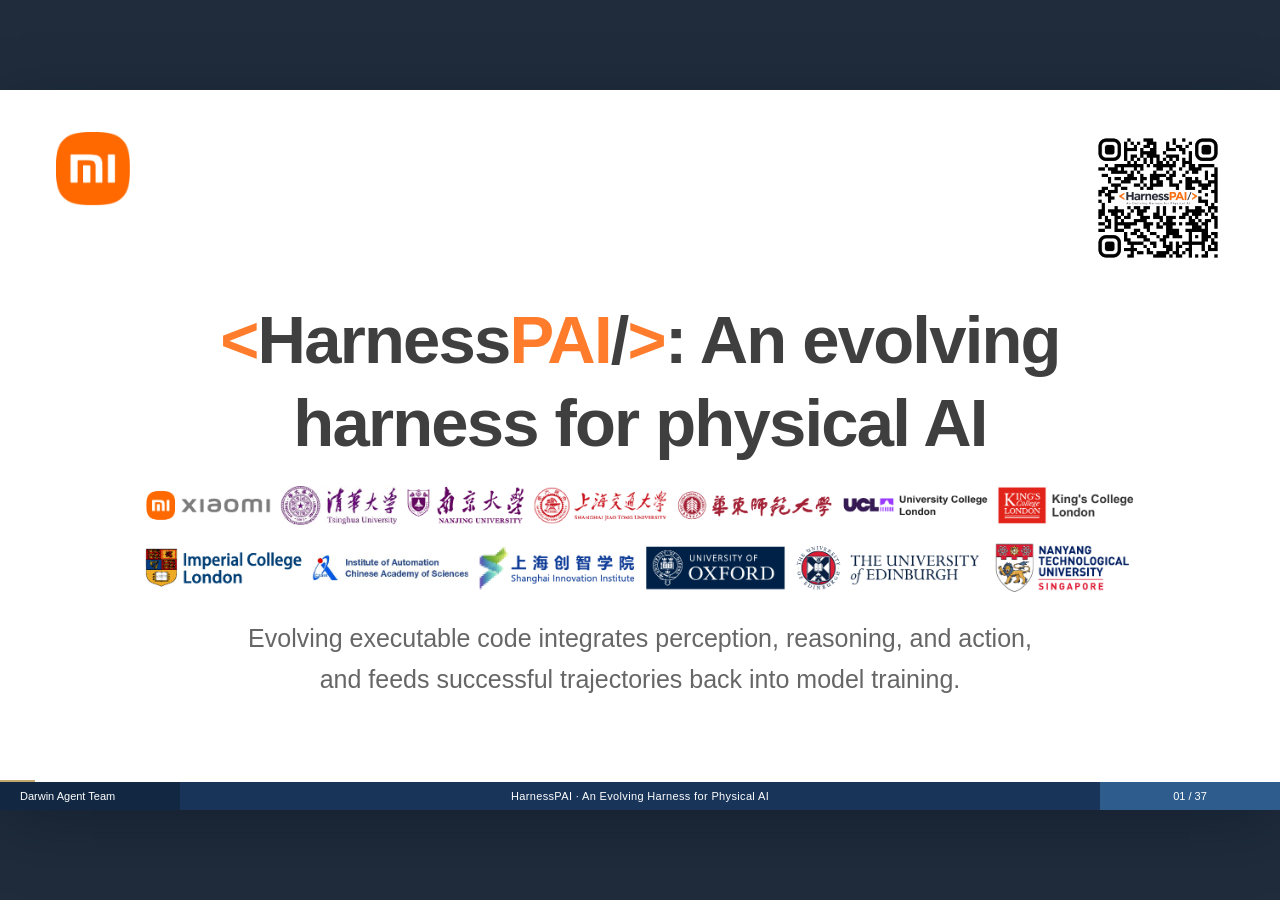
<file: index.html>
<!doctype html>
<html lang="en">
<head>
  <meta charset="utf-8">
  <meta name="viewport" content="width=device-width, initial-scale=1">
  <meta name="theme-color" content="#183459">
  <meta name="description" content="HarnessPAI: evolving executable code for physical AI, benchmark performance, and successful trajectories for VLA and WAM post-training.">
  <title>HarnessPAI · An Evolving Harness for Physical AI</title>
  <link rel="stylesheet" href="slides.css?v=20261022-12">
  <script src="slides.js?v=20261022-11" defer></script>
</head>
<body>
  <main class="stage" id="stage" aria-label="HarnessPAI research seminar">
    <div class="deck" id="deck">

      <section class="slide title-slide is-active" data-chapter="0" data-title="HarnessPAI: An Evolving Harness for Physical AI" data-source="Paper Abstract; §4.1–4.5 · Project homepage: https://darwin-agent.github.io/HarnessPAI/">
        <div class="slide-body">
          <div class="cover-branding"><img class="xiaomi-logo" src="media/xiaomi-logo.png" alt="Xiaomi"><a class="cover-homepage" href="https://darwin-agent.github.io/HarnessPAI/" target="_blank" rel="noopener noreferrer" aria-label="Open the HarnessPAI project homepage"><img src="media/project-homepage-qr.png" alt="QR code for the HarnessPAI project homepage"><span></span></a></div>
          <div class="cover-content"><h1><span class="cover-title-line"><span class="cover-accent">&lt;</span>Harness<span class="cover-accent">PAI</span>/<span class="cover-accent">&gt;</span>: An evolving</span><span class="cover-title-line">harness for physical AI</span></h1><img class="cover-affiliations" src="media/affiliation-logos.png" alt="Project affiliations: Xiaomi, Tsinghua University, Nanjing University, Shanghai Jiao Tong University, East China Normal University, University College London, King's College London, Imperial College London, Institute of Automation Chinese Academy of Sciences, Shanghai Innovation Institute, University of Oxford, University of Edinburgh, and Nanyang Technological University"><p class="cover-summary">Evolving executable code integrates perception, reasoning, and action,<br>and feeds successful trajectories back into model training.</p></div>
        </div>
        <aside class="speaker-note"><p>Start with a contradiction rather than a leaderboard: the robot can grasp and transport objects, yet changing a sentence or moving a plate can make the task fail. What is missing?</p><p>The talk moves from observed failures to the motivation for a harness, then explains why code and two timescales are useful. Section 4 evaluates both the execution framework and the model improvements obtained by feeding successful trajectories back into supervised fine-tuning. Allow about 40–45 minutes for the talk; the concluding slides summarize the takeaways and future directions, followed by a contact page.</p></aside>
      </section>

      <section class="slide research-slide agenda-slide" data-chapter="0" data-title="Background · Motivation · Method · Experiments" data-source="Talk structure"><div class="slide-body"><div class="agenda"><a href="#slide-3"><span class="agenda-number">01</span><div><h3>Background</h3><p>Physical AI, action models, and existing adaptation paradigms</p></div><span class="agenda-pages">03–05</span></a><a href="#slide-6"><span class="agenda-number">02</span><div><h3>Motivation</h3><p>Grounding failures, irreversible actions, and the case for code</p></div><span class="agenda-pages">06–11</span></a><a href="#slide-12"><span class="agenda-number">03</span><div><h3>Method</h3><p>Fixed execution, code evolution, repair memory, and trajectory feedback</p></div><span class="agenda-pages">12–20</span></a><a href="#slide-21"><span class="agenda-number">04</span><div><h3>Experiments</h3><p>Benchmark results, transfer, and stronger models from harness data</p></div><span class="agenda-pages">21–34</span></a></div></div><aside class="speaker-note"><p>The talk has four parts. Background introduces the action-model interface and current adaptation paradigms. Motivation gives the behavioral and physical reasons for a harness. Method separates execution, evolution, and learning from successful trajectories. Experiments evaluate each of these claims.</p></aside></section>

      <section class="slide research-slide " data-chapter="1" data-title="Physical AI: perception, reasoning, and action" data-source="HarnessPAI paper §1; §3.1; §4.1"><div class="slide-body"><p class="lead">An action model is a component of an embodied agent.</p><div class="research-triad"><div><span>Perception</span><h3>Ground the current scene</h3><p>Objects, target poses, and changes</p></div><div><span>Reasoning</span><h3>Interpret the task</h3><p>Referents, constraints, and stages</p></div><div><span>Action</span><h3>Execute physical behavior</h3><p>Motion and contact-rich control</p></div></div><table class="academic-table research-table"><thead><tr><th>Action backend</th><th>What it provides</th><th>What a complete system must organize</th></tr></thead><tbody><tr><td>VLA</td><td>Images + instruction → actions</td><td rowspan="2">Task decomposition, grounding,<br>execution checks, memory, and feedback</td></tr><tr><td>WAM</td><td>World evolution + action prediction</td></tr></tbody></table><p class="research-takeaway">HarnessPAI treats the action model as a primitive inside an executable system.</p></div><aside class="speaker-note"><p>Physical AI must perceive, understand and reason, and act. VLAs map observations and instructions to low-level actions. WAMs additionally model how the world evolves under actions.</p><p>A strong motor primitive does not by itself specify how task stages, grounding, checks, memory, and repair should be organized. The harness supplies that system organization. This does not imply that all action models lack vision or language understanding.</p></aside></section>

      <section class="slide research-slide " data-chapter="1" data-title="Standard benchmark success can hide robustness gaps" data-source="HarnessPAI paper Fig. 3; Table 4; §5.2.3 · paper/images/framework/motivation_1.pdf"><div class="slide-body"><figure class="research-figure standard-rollout"><img src="media/paper/motivation_1.svg" alt="Paper Fig. 3: successful approach, grasp, transport, and placement by a pure VLA in a standard LIBERO scene"></figure><div class="research-stats"><div><span>Standard LIBERO</span><strong>96.9%</strong><p>π₀.₅ across Spatial / Object / Goal</p></div><div><span>PRO · Swap</span><strong>39.7%</strong><p>Object positions change</p></div><div><span>PRO · Task</span><strong>30.1%</strong><p>Instruction and target change</p></div></div><p class="research-takeaway">Robust execution requires updating the task’s referents and geometry as conditions change.</p></div><aside class="speaker-note"><p>The original Fig. 3 shows π0.5 successfully executing an in-distribution LIBERO task. Its four stages establish that grasping and transport competence are useful.</p><p>The displayed aggregate values are the authors’ evaluations: standard LIBERO 96.9%, LIBERO-PRO Swap 39.7%, and Task 30.1%, averaged across the three suites. A controlled scene or instruction perturbation creates a large performance gap. These behavioral results do not identify a causal training mechanism.</p></aside></section>

      <section class="slide research-slide " data-chapter="1" data-title="Post-training, code as policy, and VLA harnesses" data-source="HarnessPAI paper §2; Fig. 2 · paper/images/framework/categories.pdf"><div class="slide-body"><figure class="research-figure paradigm-figure"><img src="media/paper/categories.svg" alt="Paper Fig. 2 compares post-training, code-as-policy, VLA harnesses, and HarnessPAI"></figure><div class="research-comparison"><p><strong>Post-training</strong><br>Adapt model weights with trajectories or rewards</p><p><strong>Code as policy</strong><br>Execute programs built around environment APIs</p><p><strong>VLA harness</strong><br>Organize a frozen model through an agent and memory</p></div><p class="research-takeaway">HarnessPAI retains learned action primitives and evolves the executable code around them.</p></div><aside class="speaker-note"><p>This is a conceptual comparison of adaptation paradigms, not an experimental ablation. Post-training updates weights; code-as-policy emphasizes executable programs and APIs; VLA harnesses organize a frozen model with memory and planning.</p><p>HarnessPAI compiles perception, reasoning, action-model invocation, and checks into reusable programs, then revises those programs from execution feedback. Expert-video graph initialization, illustrated in the figure, is optional.</p></aside></section>

      <section class="slide research-slide motivation-video-slide" data-chapter="2" data-title="Language shift: “not between” changes the target" data-source="Paper §3.1 / Fig. 4; homepage code/assets/videos/motivation-language.mp4"><div class="slide-body"><div class="research-split motivation-video-split"><figure class="motivation-video"><div class="comparison-labels"><span>Pure VLA · wrong bowl</span><span>HarnessPAI · correct bowl</span></div><video controls autoplay loop playsinline muted preload="auto" poster="media/motivation-language-outcomes.webp" aria-label="Negated instruction: pure VLA selects the wrong bowl on the left; HarnessPAI selects the correct bowl on the right"><source src="media/motivation-language.mp4" type="video/mp4"></video></figure><div class="research-explanation"><blockquote>Pick up the black bowl<br><mark>not between</mark><br>the plate and the ramekin.</blockquote><ul class="research-list"><li>The negation changes the intended bowl.</li><li>The VLA still grasps the original target.</li><li>HarnessPAI re-grounds the referent before acting.</li></ul></div></div></div><aside class="speaker-note"><p>Press V to play or pause. This is the homepage’s negated-instruction comparison: pure VLA episode 6 on the left and HarnessPAI episode 9 on the right, both at 2× source playback. The complete 15-second comparison preserves the original labels and rollouts.</p><p>The paired episodes have different initial arrangements; they are selected behavioral examples, not an identical-initial-state experiment or an estimate of success rates. The word not changes the referent without changing the basic grasping task.</p><p>The paper’s Fig. 4 also includes a masking intervention. This video shows the unmasked rollouts, so no masking result is inferred from the video. The examples do not establish training-induced degradation of vision or language, or a unique cause of the instruction-following failure.</p></aside></section>

      <section class="slide research-slide motivation-video-slide" data-chapter="2" data-title="Scene shift: placement must follow the plate’s new location" data-source="Paper §3.1 / Fig. 5; homepage code/assets/videos/motivation-visual-swap.mp4"><div class="slide-body"><div class="research-split motivation-video-split"><figure class="motivation-video"><div class="comparison-labels"><span>Pure VLA · placement failure</span><span>HarnessPAI · relocated goal</span></div><video controls autoplay loop playsinline muted preload="auto" poster="media/motivation-visual-swap-outcomes.webp" aria-label="Swapped layout: pure VLA moves to the old plate location and fails on the left; HarnessPAI places the bowl at the new plate location on the right"><source src="media/motivation-visual-swap.mp4" type="video/mp4"></video></figure><div class="research-explanation"><h3>Same instruction.<br>Changed geometry.</h3><ul class="research-list"><li>The plate and a distractor bowl exchange positions.</li><li>The VLA grasps and transports the target bowl.</li><li>Placement still targets the plate’s old location.</li></ul><p class="research-key">Keep the motor skill;<br>update where it should act.</p></div></div></div><aside class="speaker-note"><p>Press V to play or pause. The homepage clip shows the instruction: pick up the black bowl next to the ramekin and place it on the plate. The complete 15-second side-by-side clip runs at 2× source playback.</p><p>This video exchanges a plate and distractor bowl, while the paper’s Fig. 5 exchanges a plate and ramekin. Both illustrate placement that fails to re-anchor to the changed scene, but they are different rollouts. Exact initial-state equality across the video pair is unverified; HarnessPAI’s source masking is retained.</p><p>Grasping and transport still occur. The failure is stale placement geometry, not failure to grasp the target. Do not infer quantitative success rates, execution-speed superiority, or a unique causal training mechanism from this selected pair.</p></aside></section>

      <section class="slide research-slide " data-chapter="2" data-title="Fine manipulation: reaching the button is not pressing it" data-source="HarnessPAI paper §3.1; Fig. 6 · paper/images/framework/motivation_4.pdf"><div class="slide-body"><figure class="research-figure precision-figure"><img src="media/paper/motivation_4.svg" alt="Paper Fig. 6: microwave-button trials of a WAM and successful HarnessPAI executions"></figure><div class="research-comparison two"><p><strong>Observed failure</strong><br>The WAM reaches the microwave but does not complete the press.</p><p><strong>Harness response</strong><br>Ground the small target, align the action, and verify the resulting state.</p></div><p class="research-takeaway">Task completion needs explicit geometry and observable success checks.</p></div><aside class="speaker-note"><p>The source figure shows multiple failed WAM trials near the microwave start button and successful HarnessPAI episodes. It motivates localized control and checking.</p><p>The trials do not isolate an intrinsic limitation of generative action heads. Localization, contact control, or action generation can contribute; avoid asserting a unique causal mechanism.</p></aside></section>

      <section class="slide research-slide " data-chapter="2" data-title="Physical errors can persist beyond the action that caused them" data-source="HarnessPAI paper §3.2; Fig. 7 · paper/images/framework/motivation_5.pdf"><div class="slide-body"><figure class="research-figure irreversible-figure"><img src="media/paper/motivation_5.svg" alt="Paper Fig. 7: failed two-arm pot lift changes the scene, compared with a successful HarnessPAI lift"></figure><div class="research-comparison two"><p><strong>Before a risky action</strong><br>Ground the object and verify the prerequisites.</p><p><strong>During execution</strong><br>Use current observations and predefined checks.</p></div><p class="research-takeaway">A stable, inspectable program aims to prevent costly failures before committing the next action.</p></div><aside class="speaker-note"><p>The figure illustrates a persistent scene change during a two-arm pot-lifting task. Its caption and the local source text differ about the exact benchmark attribution, so describe the observed physical failure without using it as quantitative benchmark evidence.</p><p>Some physical failures require recovery and some may be irreversible. This motivates explicit checks and first-attempt reliability. It is not a proof that fixed programs are universally safer, nor a claim that sensor feedback should be disabled.</p></aside></section>

      <section class="slide research-slide motivation-video-slide" data-chapter="2" data-title="Pot handling: preventing an unrecoverable drop" data-source="Supplied project video; paper §3.2"><div class="slide-body"><div class="research-split motivation-video-split"><figure class="motivation-video pot-video"><div class="comparison-labels"><span>Scripted drop illustration</span><span>Successful HarnessPAI lift</span></div><video controls autoplay loop playsinline muted preload="auto" poster="media/irreversible-comparison.webp" aria-label="robosuite TwoArmLift illustration: scripted pot drop on the left and HarnessPAI lift on the right"><source src="media/irreversible-comparison.mp4" type="video/mp4"></video></figure><div class="research-explanation"><h3>A wrong action can<br>change the world.</h3><ul class="research-list"><li>The dropped pot falls below the table and cannot be recovered in this rollout.</li><li>Reasoning after the drop may be too late to complete the task.</li><li>Ground the grasp and check its conditions before lifting.</li></ul><p class="research-key">Verify before acting;<br>revise between rollouts.</p></div></div></div><aside class="speaker-note"><p>Press V to play or pause. The left clip is a scripted pot drop, with the pot lost below the table; the right is a successful HarnessPAI lift.</p><p>The comparison motivates checking grounding and grasp conditions before a state-changing transition. A fixed task program can still use current observations, low-level feedback, and predefined checks. Revisions happen between rollouts; program-level open-loop execution is not a universal safety guarantee.</p><p>This is a robosuite TwoArmLift illustration, not a pure-WAM baseline or a RoboCasa benchmark comparison. Do not infer task success rates or relative execution speed from this selected pair.</p></aside></section>

      <section class="slide research-slide" data-chapter="2" data-title="Why executable code?" data-source="Paper §2 / Fig. 2, HarnessPAI panel; §3.3 · paper/images/framework/categories.pdf"><div class="slide-body"><figure class="research-figure code-motivation-figure"><img src="media/paper/categories-harness.svg" alt="HarnessPAI panel of paper Figure 2: task graph, graph-structured skill library, environment API, frozen VLA/WAM, and coding-agent feedback"></figure><div class="research-comparison"><p><strong>Executable</strong><br>Compose perception, reasoning, and learned actions</p><p><strong>Inspectable</strong><br>Locate failed stages and execution checks</p><p><strong>Evolvable</strong><br>Repair and validate code between rollouts</p></div><p class="research-takeaway">Retain the learned action primitive; make the surrounding task program explicit and reusable.</p></div><aside class="speaker-note"><p>The drawing is the HarnessPAI panel of Figure 2, formally included in the paper from images/framework/categories.pdf. It replaces the unpublished overview drawing previously used on this page.</p><p>Follow the code-centered organization: task graph and graph-structured skills guide the code; the program calls environment APIs and the frozen VLA/WAM; execution feedback supports code revision. The graph-from-expert-demonstration preparation illustrated at the left is optional.</p><p>This is a conceptual paradigm drawing, not a controlled ablation. Code makes the program executable, inspectable, and evolvable, while learned primitives retain contact-rich motor competence. Program-level fixed execution and between-rollout revisions are explained in Method.</p></aside></section>

      <section class="slide research-slide " data-chapter="3" data-title="HarnessPAI architecture" data-source="HarnessPAI paper §4.1; Fig. 8 · paper/images/framework/framework.pdf"><div class="slide-body"><figure class="research-figure architecture-figure"><img src="media/paper/framework.svg" alt="Paper Fig. 8: task, skill, and executable code memories connected to a primitive library"></figure><div class="research-comparison"><p><strong>Task memory</strong><br>Retrieve an existing task program</p><p><strong>Structured skill memory</strong><br>Retrieve failures and repairs by stage</p><p><strong>Primitive library</strong><br>Perception, control APIs, and models</p></div><p class="research-takeaway">Existing task: retrieve and execute. New task: evolve code using accumulated repair knowledge.</p></div><aside class="speaker-note"><p>Explain the two paths at the center of the source figure. A known instruction can retrieve executable code. A missing task triggers evolution informed by structured skills.</p><p>Perception, control, and learned models are interchangeable categories of primitive. The action model is one component rather than the entire agent. All models remain frozen during the main harness-evolution experiment.</p></aside></section>

      <section class="slide research-slide " data-chapter="3" data-title="Two timescales: fixed execution and code evolution" data-source="HarnessPAI paper §3.2; §4.1–4.3"><div class="slide-body"><div class="research-timescales"><div><p class="eyebrow">WITHIN A ROLLOUT</p><h3>Open-loop at the program level</h3><p>Ground → act → verify → proceed</p><ul class="research-list"><li>The task program remains fixed.</li><li>Sensors and low-level feedback remain active.</li><li>Predefined branches, stopping, and checks still run.</li></ul></div><div><p class="eyebrow">BETWEEN ROLLOUTS</p><h3>Closed-loop evolution</h3><p>Execute → diagnose → revise → validate</p><ul class="research-list"><li>Use traces, outcomes, and rollout videos.</li><li>Edit an isolated candidate program.</li><li>Promote code only after validation.</li></ul></div></div><p class="research-takeaway">The program changes between attempts; observations and checks guide execution within each attempt.</p></div><aside class="speaker-note"><p>Open-loop is a program-level definition: no high-level rewriting or deliberative replanning is required during a rollout. It does not mean open-loop motor control or blindness to current observations.</p><p>Closed-loop evolution uses feedback from multiple rollouts to revise the executable program. Experimental resets permit development trials, but reset availability should not be assumed in deployment. This separation is central to interpreting the framework.</p></aside></section>

      <section class="slide research-slide " data-chapter="3" data-title="Hybrid rollout: code organizes learned manipulation" data-source="HarnessPAI paper §4.1; Table 3"><div class="slide-body"><figure class="research-figure hybrid-rollout"><img src="media/paper/hybrid-bowl.svg" alt="HarnessPAI row from Fig. 5: approach in code, grasp with the VLA, transport in code, and place with the VLA"></figure><table class="academic-table research-table phase-table"><thead><tr><th>Task stage</th><th>Executor</th><th>Purpose</th></tr></thead><tbody><tr><td>Ground & approach</td><td>Fixed code · perception + geometry</td><td>Locate the target and reach a valid pose</td></tr><tr><td>Grasp</td><td>VLA primitive</td><td>Perform contact-rich manipulation</td></tr><tr><td>Transport</td><td>Fixed code</td><td>Move to the current destination</td></tr><tr><td>Place</td><td>VLA primitive</td><td>Complete placement and check the outcome</td></tr></tbody></table><p class="research-takeaway">A verified milestone gates the next stage of the program.</p></div><aside class="speaker-note"><p>This is the paper’s Table 3 hybrid allocation, illustrated with the bowl task. Grounding uses segmentation and geometry; approach uses Cartesian servo and IK rescue; grasp and place are delegated to the VLA; transport is fixed code.</p><p>This example is not a universal decomposition for every task. Which stages use models or deterministic control depends on the available primitive and task. Checks verify grasp or placement milestones before subsequent transitions.</p></aside></section>

      <section class="slide research-slide " data-chapter="3" data-title="Initialization attaches only when the task needs it" data-source="HarnessPAI paper §4.2; Fig. 9 · paper/images/framework/close_loop.pdf"><div class="slide-body"><div class="research-split pipeline-split"><figure class="research-figure "><img src="media/paper/close_loop-initialization.svg" alt="Paper Fig. 9 left panels: optional graph generation, capability assessment, and perception initialization"></figure><div class="research-explanation"><p class="eyebrow">OPTIONAL INPUTS</p><ul class="research-list"><li>Expert video → workflow graph</li><li>Model rollouts → capability assessment</li><li>Perception-heavy task → initialized perception code</li></ul><p class="research-key">One required core:<br>execute, diagnose, and repair.</p></div></div></div><aside class="speaker-note"><p>The three left-hand source blocks are optional: graph extraction from expert demonstrations, model capability assessment, and perception initialization. Turn each on only when its input or need exists.</p><p>The same required execution–diagnosis–repair loop serves all embodiments. VacuSim demonstrates the loop without the optional VLA, workflow-graph, or perception stages. The framework does not require new human demonstrations for every task.</p></aside></section>

      <section class="slide research-slide evolution-focus" data-chapter="3" data-title="Evolution: candidate code must survive execution feedback" data-source="HarnessPAI paper §4.3; Algorithm 1; Fig. 9 · paper/images/framework/close_loop.pdf"><div class="slide-body"><figure class="research-figure evolution-pipeline-figure"><img src="media/paper/close_loop-evolution.svg" alt="Paper Fig. 9 evolution and skill management: candidate code, environment batch, diagnoses, success gate, and promotion"></figure><ol class="research-steps"><li><strong>Write</strong><span>Edit isolated candidate code</span></li><li><strong>Pre-flight & probe</strong><span>Check execution; revisit 3 failing seeds</span></li><li><strong>Full batch</strong><span>Detect repairs and regressions</span></li><li><strong>Promote</strong><span>Store validated code and new skills</span></li></ol></div><aside class="speaker-note"><p>Follow the right-hand evolution path in Fig. 9. Candidate code undergoes pre-flight checks before full rollout evaluation. The probe stage revisits three seeds that failed the previous round, then the full development batch tests for regressions.</p><p>Code is promoted when all development rollouts satisfy the shared success contract. Otherwise traces, video diagnosis, and deterministic gate signals drive the next edit. Crashes and timeouts count as failures. Round budgets bound the search.</p></aside></section>

      <section class="slide research-slide " data-chapter="3" data-title="Success contracts and independent diagnosis" data-source="HarnessPAI paper §4.3; Table 2"><div class="slide-body"><table class="academic-table research-table contract-table"><thead><tr><th>Component</th><th>Responsibility</th><th>Signal</th></tr></thead><tbody><tr><td>Success contract</td><td>Specify scope, goal, and non-success signals</td><td>Shared across the evolution loop</td></tr><tr><td>Code writer</td><td>Edit and synthesize the next repair</td><td>Candidate code and revision plan</td></tr><tr><td>Video diagnoser</td><td>Inspect rollout videos by workflow node</td><td>Failure hypotheses and regressions</td></tr><tr><td>Deterministic gate</td><td>Check authoritative milestone / goal conditions</td><td>Environment-grounded outcome</td></tr></tbody></table><div class="research-comparison two"><p><strong>A clean exit is insufficient</strong><br>Terminal code state and dense reward alone do not establish task success.</p><p><strong>Evidence remains independent</strong><br>The writer’s convergence claim cannot promote its own program.</p></div><p class="research-takeaway">The contract fixes what success means before code evolution begins.</p></div><aside class="speaker-note"><p>The contract states evaluation scope, authoritative goal conditions, graph terminal state, and signals that do not suffice for success: clean exit, terminal code state, high dense reward, and the writer’s own convergence claim.</p><p>The writer and video diagnoser are separate models. Video analysis supplies possible node-level causes, while the deterministic gate supplies an independent numeric outcome. A diagnoser can be wrong, so its narrative is not the sole success criterion. The loop preserves previously promoted code.</p></aside></section>

      <section class="slide research-slide " data-chapter="3" data-title="Memory stores both working programs and repair experience" data-source="HarnessPAI paper §4.4; Fig. 10 · paper/images/framework/task_library.pdf"><div class="slide-body"><figure class="research-figure memory-figure"><img src="media/paper/task_library.svg" alt="Paper Fig. 10: task memory, graph and node skill libraries, executable code, and node-centric cross-task retrieval"></figure><p class="research-takeaway">A new failure at a familiar node retrieves a repair and its maintained code implementation.</p></div><aside class="speaker-note"><p>The source figure separates task descriptions, graph and node libraries, repair notes, and executable implementations. A skill describes a failure and how it was repaired; it references maintained code rather than copying an entire controller.</p><p>Skills aggregate across tasks at the same workflow node. A transport failure in a new task can query previously learned transport repairs. Distinguish executable how-to-do programs from how-to-repair knowledge.</p></aside></section>

      <section class="slide research-slide " data-chapter="3" data-title="Graph organization retrieves repairs at the failed stage" data-source="HarnessPAI paper §4.4; Fig. 11 · paper/images/framework/skill_graph.pdf"><div class="slide-body"><figure class="research-figure graph-memory-figure"><img src="media/paper/skill_graph.svg" alt="Paper Fig. 11 contrasts flat Markdown repair files and graph-organized repair skills"></figure><div class="research-comparison two"><p><strong>Flat files</strong><br>A broad search across loosely associated problem notes</p><p><strong>Node-indexed skills</strong><br>Approach, grasp, transport, or place identifies the relevant repairs</p></div><p class="research-takeaway">The workflow node is the retrieval key; the referenced code remains the implementation.</p></div><aside class="speaker-note"><p>The source diagram shows example notes such as empty grasp, slipping, misalignment, and collision. These are indexed by the workflow stage where they occur.</p><p>Node organization motivates targeted retrieval and reuse; the diagram itself does not measure retrieval accuracy or prove every cross-task transfer. The experiment section gives development convergence evidence with and without the skill library.</p></aside></section>

      <section class="slide research-slide " data-chapter="3" data-title="Model feedback: the converged program becomes a data source" data-source="HarnessPAI paper §4.5; §5.6"><div class="slide-body"><p class="lead">LIBERO-PRO has no benchmark-provided demonstrations for its perturbed variants.</p><div class="research-dataflow"><div><span>01</span><h3>Execute the harness</h3><p>Run Base, Swap, and Task scenes</p></div><b>→</b><div><span>02</span><h3>Keep successful trajectories</h3><p>Observation–action sequences<br>that pass the success gate</p></div><b>→</b><div><span>03</span><h3>Fine-tune VLA / WAM</h3><p>Distill execution experience<br>into model parameters</p></div></div><table class="academic-table research-table"><thead><tr><th>Main harness evolution</th><th>Additional model-feedback study</th></tr></thead><tbody><tr><td>Model weights frozen; code evolves</td><td>Successful rollouts train model weights</td></tr><tr><td>Validated programs support repeated execution</td><td>No new human demonstrations for the collected variants</td></tr></tbody></table><p class="research-takeaway">Successful harness trajectories feed execution experience back into VLA and WAM training.</p></div><aside class="speaker-note"><p>This page bridges the Method and Experiments sections. A converged harness supplies demonstrations where benchmark-provided perturbation data is absent. Its success gate filters trajectories for supervised learning.</p><p>Collection after convergence does not need online high-level LLM calls, but perception, model inference, control, and environment execution still have costs. The evaluated update is offline supervised fine-tuning, not reinforcement learning.</p><p>The harness contributes through both code evolution and model learning: execution feedback improves the program, and successful trajectories transfer its task experience into VLA and WAM parameters. The following experiments quantify these two benefits.</p></aside></section>

      <section class="slide research-slide " data-chapter="4" data-title="Experimental coverage and evaluation protocols" data-source="HarnessPAI paper §5.1; Fig. 1; §5.6 · paper/images/framework/intro.pdf"><div class="slide-body"><figure class="research-figure benchmark-strip"><img src="media/paper/intro-benchmarks.svg" alt="Seven settings and four embodiment categories from the overview figure"></figure><table class="academic-table research-table protocol-summary"><thead><tr><th>Setting</th><th>Development / training</th><th>Evaluation</th></tr></thead><tbody><tr><td>LIBERO / PRO · π₀.₅</td><td>15 development seeds</td><td>50 seeds</td></tr><tr><td>robosuite · GraspNet</td><td>Seeds 101–125</td><td>Disjoint seeds 1–100</td></tr><tr><td>RoboCasa · WorldDreamer</td><td>Fixed-layout evolution</td><td>18 Atomic-Seen tasks × 20 seeds</td></tr><tr><td>BEHAVIOR-1K · GraspNet</td><td>Seeds 26–35</td><td>Zero-shot 1–25; then adapt failures</td></tr><tr><td>VLA / WAM fine-tuning</td><td>Seeds 0–39</td><td>Held-out seeds 40–49</td></tr></tbody></table><p class="research-takeaway">Main benchmarks evolve code with frozen backends; post-training evaluates updated model weights.</p></div><aside class="speaker-note"><p>The overview drawing is cropped to its embodiment and interface strip. The seven settings are robosuite, LIBERO, LIBERO-PRO, RoboCasa, BEHAVIOR-1K, VacuSim, and MicroDuck. They span four broad embodiment categories and five interface categories.</p><p>The development / evaluation split matters. LIBERO / PRO is not evaluated on wholly unseen seeds. robosuite is disjoint. BEHAVIOR’s adapted variant uses previously failing evaluation seeds, so it is not zero-shot. VLA/WAM post-training uses a separate held-out scene protocol.</p></aside></section>

      <section class="slide research-slide " data-chapter="4" data-title="Main results with the same frozen action backends" data-source="HarnessPAI paper §5.2.3; Table 7; §5.2.4; Table 5"><div class="slide-body"><div class="research-result-pairs"><div><p class="eyebrow">LIBERO-PRO · π₀.₅</p><strong>34.9% <span>→</span> 96.5%</strong><h3>+61.6 percentage points</h3><p>3 suites × 2 perturbations<br>60 tasks × 50 layout seeds</p></div><div><p class="eyebrow">ROBOCASA · WORLDDREAMER</p><strong>65.0% <span>→</span> 92.2%</strong><h3>+27.2 percentage points</h3><p>Atomic-Seen subset<br>18 tasks × 20 seeds</p></div></div><p class="research-takeaway">The improvement comes from evolving the executable system while retaining the action model.</p></div><aside class="speaker-note"><p>Prioritize comparisons with the same frozen backbone: pure π0.5 versus HarnessPAI + π0.5; pure WorldDreamer versus HarnessPAI + WorldDreamer. These gains are percentage points rather than relative percentages.</p><p>The paper reports 96.5% overall LIBERO-PRO success, a 61.6-point gain from 34.9%; RoboCasa rises from 65.0% to 92.2%, a 27.2-point gain. The LIBERO / PRO evaluation overlaps development. RoboCasa’s WorldDreamer pair uses the same fixed-layout protocol, with obstacles and distractors varying across seeds.</p></aside></section>

      <section class="slide research-slide " data-chapter="4" data-title="Standard LIBERO: preserve strong in-distribution performance" data-source="HarnessPAI paper §5.2.2; Table 4"><div class="slide-body"><table class="academic-table research-table libero-table"><thead><tr><th>Method</th><th>Spatial (%)</th><th>Object (%)</th><th>Goal (%)</th><th>Overall (%)</th></tr></thead><tbody><tr><td>π₀.₅ · authors’ evaluation</td><td>95.6</td><td>100.0</td><td>95.2</td><td>96.9</td></tr><tr><td>π₀.₅ RLinf</td><td>99.0</td><td>96.0</td><td>97.0</td><td>97.3</td></tr><tr><td>AtomVLA</td><td>96.4</td><td>99.6</td><td>97.6</td><td>97.9</td></tr><tr><td>Harness VLA · π₀.₅</td><td>97.0</td><td>100.0</td><td>94.0</td><td>97.0</td></tr><tr class="ours-row"><td>HarnessPAI · π₀.₅</td><td>97.2</td><td>100.0</td><td>97.2</td><td>98.1</td></tr></tbody></table><div class="research-stats"><div><span>Standard LIBERO</span><strong>98.1%</strong><p>Overall task success</p></div><div><span>Same π₀.₅ checkpoint</span><strong>+1.2 pp</strong><p>96.9% → 98.1%</p></div><div><span>LIBERO-Object</span><strong>100%</strong><p>All 10 tasks across the 50-seed evaluation</p></div></div><p class="research-takeaway">The larger robustness gain appears when the instruction or scene is perturbed.</p></div><aside class="speaker-note"><p>This is a selected comparison copied from Table 4, success rates in percent. Overall is the unweighted three-suite mean at the paper’s reported precision.</p><p>HarnessPAI has the best overall result among methods listed in that table, but not the highest score in every suite. Prior RL and harness results retain their original protocols. Do not claim a controlled ablation versus those methods or universal state of the art outside the reported table.</p></aside></section>

      <section class="slide research-slide " data-chapter="4" data-title="LIBERO-PRO: gains across all suites and perturbations" data-source="HarnessPAI paper §5.2.3; Fig. 13; Table 7 · paper/images/experiment/liboro_success_rate_reproduction.pdf"><div class="slide-body"><figure class="research-figure benchmark-chart"><img src="media/paper/liboro_success_rate_reproduction.svg" alt="Paper Fig. 13: eight methods across Object, Goal, and Spatial with Swap and Task perturbations"></figure><div class="research-stats"><div><span>HarnessPAI mean</span><strong>96.5%</strong><p>vs. 34.9% for the frozen π₀.₅</p></div><div><span>Best reported prior harness</span><strong>+8.8 pp</strong><p>96.5% vs. 87.7% for Harness VLA CC</p></div><div><span>Six conditions</span><strong>93.8–99.2%</strong><p>Every suite / perturbation stays above 93%</p></div></div><p class="research-takeaway">One program per task is reused unchanged across Base, Swap, and Task conditions.</p></div><aside class="speaker-note"><p>Read the orange bars as HarnessPAI. The six reported values are Object 98.6 / 99.2, Goal 94.6 / 97.8, and Spatial 93.8 / 95.2 for Swap / Task.</p><p>The overall 96.5% preserves the paper’s reported precision. The strongest prior harness mean in Table 7 is CC at 87.7%. ASPIRE’s precise table mean is 71.7%, rounded to 72% in the main text.</p><p>Each HarnessPAI task is evaluated on 50 seeds, including 15 evolution seeds. Harness VLA results use 10 seeds per task; cross-paper leaderboard differences are not controlled component ablations.</p></aside></section>

      <section class="slide research-slide " data-chapter="4" data-title="robosuite: geometric manipulation benefits most" data-source="HarnessPAI paper §5.2.1; Fig. 12; Table 6 · paper/images/experiment/liboro_vertical_task_success_with_ours.pdf"><div class="slide-body"><figure class="research-figure benchmark-chart"><img src="media/paper/liboro_vertical_task_success_with_ours.svg" alt="Paper Fig. 12: robosuite per-task results for CaP-Agent0, Human, ASPIRE, and HarnessPAI"></figure><div class="research-stats"><div><span>Mean success</span><strong>96.3%</strong><p>+15.3 pp over ASPIRE</p></div><div><span>Insert</span><strong>9% → 83%</strong><p>+74 pp over ASPIRE</p></div><div><span>Two-arm Lift</span><strong>71% → 91%</strong><p>+20 pp over ASPIRE</p></div></div><p class="research-takeaway">Five of seven tasks reach 100% on evaluation seeds disjoint from evolution.</p></div><aside class="speaker-note"><p>The source filename refers to LIBERO, but the figure is the paper’s robosuite chart. Preserve the source plot rather than inferring the benchmark from its filename.</p><p>One program per task is evolved on seeds 101–125 and tested on seeds 1–100. Insert is 83%; 2A-Lift is 91%; all other reported tasks are 100%. Human 2A-Lift is 94%, so the harness is not best on every individual task. Prior baselines come from the ASPIRE paper.</p></aside></section>

      <section class="slide research-slide " data-chapter="4" data-title="RoboCasa: portable to a mobile manipulator and WAM" data-source="HarnessPAI paper §5.2.4; Table 5"><div class="slide-body"><table class="academic-table research-table robocasa-results"><thead><tr><th>Method</th><th>Backend / family</th><th>Atomic-Seen success</th></tr></thead><tbody><tr><td>π₀.₅</td><td>VLA</td><td>39.6%</td></tr><tr><td>RLDX-1</td><td>VLA</td><td>60.0%</td></tr><tr><td>WorldDreamer</td><td>WAM · authors’ evaluation</td><td>65.0%</td></tr><tr><td>Harness VLA · Codex</td><td>Harness · prior paper</td><td>91.6%</td></tr><tr class="ours-row"><td>HarnessPAI · WorldDreamer</td><td>Harness · same WAM</td><td>92.2%</td></tr></tbody></table><p class="research-large-gain">65.0% → 92.2% <span>+27.2 pp</span></p><p class="research-takeaway">The same design improves both a desktop VLA system and a mobile WAM system.</p></div><aside class="speaker-note"><p>The evaluated RoboCasa subset is Atomic-Seen, 18 tasks. WorldDreamer and HarnessPAI are evaluated under a unified 20-seed fixed-layout setting with variable obstacles and distractors.</p><p>The 91.6% Harness VLA Codex comparison uses a different protocol, including 10 seeds per task. The meaningful controlled backbone comparison is WorldDreamer 65.0% to HarnessPAI 92.2%. This is not an evaluation of all RoboCasa tasks.</p></aside></section>

      <section class="slide research-slide " data-chapter="4" data-title="BEHAVIOR-1K: repair closes the navigation-to-completion gap" data-source="HarnessPAI paper §5.2.5; Fig. 14 · paper/images/experiment/b1K.pdf"><div class="slide-body"><figure class="research-figure benchmark-chart"><img src="media/paper/b1K.svg" alt="Paper Fig. 14: navigation and task completion for radio and soda-can tasks, including zero-shot and adapted HarnessPAI"></figure><div class="research-stats"><div><span>Radio · task completion</span><strong>84% → 100%</strong><p>Zero-shot → adapted</p></div><div><span>Soda can · task completion</span><strong>72% → 92%</strong><p>Zero-shot → adapted</p></div></div><p class="research-takeaway">Eight repair rounds complete every navigable episode in this evaluated set.</p></div><aside class="speaker-note"><p>Navigation is 100% for radio and 92% for the soda can. End-to-end zero-shot success starts lower, at 84% and 72%. After eight adaptation rounds it reaches those navigation rates.</p><p>The initial code is evolved on seeds 26–35 and tested zero-shot on seeds 1–25. The adapted result re-evolves on previously failing test seeds, so do not call it zero-shot generalization. The figure’s few-shot label means eight iterations, not eight demonstrations.</p></aside></section>

      <section class="slide research-slide " data-chapter="4" data-title="VacuSim: code evolution improves floor coverage" data-source="HarnessPAI paper §5.2.6; Fig. 16 · paper/images/experiment/vacusim.pdf"><div class="slide-body"><figure class="research-figure benchmark-chart"><img src="media/paper/vacusim.svg" alt="Paper Fig. 16: cleaning progress on unfurnished and furnished maps"></figure><div class="research-stats"><div><span>Unfurnished · 40 × 40</span><strong>63.76%</strong><p>Final coverage against the plotted baselines</p></div><div><span>Furnished · 25 × 25</span><strong>11.72% → 53.92%</strong><p>Initial → evolved policy</p></div></div><p class="research-takeaway">Sensor feedback and a control API are sufficient to instantiate the evolution loop.</p></div><aside class="speaker-note"><p>This is a model-free embodiment test using velocity commands, bumper and distance sensors, and a ROS 2 control API. Coverage is scored by the ground supervisor.</p><p>The two maps have different budgets and physically cleanable areas. Do not compare their coverage as if it were binary task success. The furnished map’s 73.06% dashed line is the maximum physically cleanable coverage stated by the source figure. The final program executes without online high-level LLM deliberation.</p></aside></section>

      <section class="slide research-slide " data-chapter="4" data-title="MicroDuck: code corrects drift around the same PPO policy" data-source="HarnessPAI paper §5.2.7; Fig. 17 · paper/images/experiment/pure_vs_harness_1x3.pdf"><div class="slide-body"><figure class="research-figure benchmark-chart"><img src="media/paper/pure_vs_harness_1x3.svg" alt="Paper Fig. 17: planar trajectory, absolute lateral error, and distance to goal with pure PPO and HarnessPAI"></figure><div class="research-stats"><div><span>Pure Walker policy</span><strong>About 0.8 m</strong><p>Lateral drift over 4 m of forward progress</p></div><div><span>Same policy + harness</span><strong>Near zero</strong><p>Lateral error; reaches the endpoint</p></div></div><p class="research-takeaway">The harness measures heading error and steers the frozen walking primitive.</p></div><aside class="speaker-note"><p>These are trajectory-based outcomes, not aggregate success rates. The paper contrasts the pure PPO Walker policy and the same policy with harness steering.</p><p>The harness corrects lateral drift while preserving the underlying policy. Do not generalize this single straight-line walking experiment to all legged locomotion tasks.</p></aside></section>

      <section class="slide research-slide " data-chapter="4" data-title="Zero-shot transfer: reuse the π₀.₅ harness with DreamZero" data-source="HarnessPAI paper §5.3; Fig. 18 · paper/images/experiment/liboero_wam_task_success.pdf"><div class="slide-body"><figure class="research-figure transfer-chart"><img src="media/paper/liboero_wam_task_success.svg" alt="Paper Fig. 18: per-task DreamZero results under Object Swap and Task, with zero-shot harness reuse"></figure><div class="research-stats"><div><span>Object · Swap</span><strong>0.6% → 73.4%</strong><p>Frozen DreamZero + transferred code</p></div><div><span>Object · Task</span><strong>9.6% → 84.4%</strong><p>Frozen DreamZero + transferred code</p></div></div><p class="research-takeaway">Keep the code, perception, and checks; replace only the action-model calls.</p></div><aside class="speaker-note"><p>The harness is evolved with π0.5 on LIBERO-Object, then reused with DreamZero without re-evolution or model fine-tuning. It covers only Object Swap and Task.</p><p>The source plot may be zoomed for per-task labels. This evidence supports some system knowledge transferring outside weights. The primitive’s competence and interface compatibility still constrain performance. This experiment is distinct from later DreamZero supervised fine-tuning.</p></aside></section>

      <section class="slide research-slide " data-chapter="4" data-title="Evolution dynamics: reusable skills shorten the search" data-source="HarnessPAI paper §5.4; Fig. 19 · paper/images/experiment/evolution-process-all.pdf"><div class="slide-body"><figure class="research-figure benchmark-chart"><img src="media/paper/evolution-process-all.svg" alt="Paper Fig. 19: three development-task curves with and without reusable skills"></figure><div class="research-comparison"><p><strong>Task 0</strong><br>A blocking failure delays progress</p><p><strong>Task 1</strong><br>Edits can introduce regressions</p><p><strong>Task 5</strong><br>Local corrections accumulate</p></div><p class="research-takeaway">With skills, all three representative tasks reach 100% development success within two rounds.</p></div><aside class="speaker-note"><p>The plot aggregates 30 development runs per round: seeds 0–14 under Swap and Task. It shows three representative LIBERO-Object tasks.</p><p>Without skills, trajectories differ: delayed breakthrough, oscillating search, or accumulated corrections. With skills they converge within two rounds. This is development evidence for the memory mechanism, not a guarantee of two-round convergence or unseen-scene 100% success.</p></aside></section>


      <section class="slide research-slide " data-chapter="4" data-title="Data feedback: standalone VLA improves in every suite" data-source="HarnessPAI paper §5.6.1; Fig. 22 · paper/images/experiment/libero_sft_suites_swap_task_6panel.pdf"><div class="slide-body"><figure class="research-figure sft-suite-chart"><img src="media/paper/libero_sft_suites_swap_task_6panel.svg" alt="Paper Fig. 22: per-suite VLA fine-tuning curves for Object, Goal, and Spatial"></figure><table class="academic-table research-table compact-results"><thead><tr><th>Separate suite models</th><th>Object</th><th>Goal</th><th>Spatial</th></tr></thead><tbody><tr><td>Original → fine-tuned</td><td>21.5% → <strong>88.0%</strong></td><td>32.5% → <strong>54.5%</strong></td><td>50.0% → <strong>82.5%</strong></td></tr><tr class="ours-row"><td>Gain from harness data</td><td>+66.5 pp</td><td>+22.0 pp</td><td>+32.5 pp</td></tr></tbody></table></div><aside class="speaker-note"><p>Each π0.5-LIBERO model is trained on one suite, mixing Base, Swap, and Task trajectories equally. Training seeds are 0–39 and held-out evaluation seeds are 40–49.</p><p>The displayed mean scores are the best checkpoint for each separate suite model within 15,000 steps. They are not the results of one shared full-mixture model. Baselines differ from the main 50-seed harness evaluation because the protocol differs.</p><p>Solid source curves show raw checkpoints; dashed lines show the starting policies. Scores are from the paper’s text, not estimated from plot peaks.</p></aside></section>

      <section class="slide research-slide " data-chapter="4" data-title="Data feedback: full-mixture VLA training reaches 73.7%" data-source="HarnessPAI paper §5.6.1; Fig. 23 · paper/images/experiment/libero_sft_task_swap_4panel.pdf"><div class="slide-body"><div class="research-split mixture-split"><figure class="research-figure "><img src="media/paper/libero_sft_task_swap_4panel.svg" alt="Paper Fig. 23: full-mixture training from π0.5-Base and π0.5-LIBERO under Swap and Task"></figure><div class="research-explanation"><div class="research-model-gain"><p class="eyebrow">π₀.₅-LIBERO</p><strong>34.9% → 73.7%</strong><h3>+38.8 percentage points</h3><p>Further improvement after<br>prior LIBERO fine-tuning</p></div><div class="research-model-gain"><p class="eyebrow">π₀.₅-BASE</p><strong>Near zero → 53.3%</strong><p>Harness data also adapts a model<br>without prior LIBERO fine-tuning</p></div></div></div></div><aside class="speaker-note"><p>One shared full-mixture model is trained per starting checkpoint. Nine categories are sampled equally: Object, Goal, Spatial crossed with Base, Swap, Task. Evaluation covers 60 perturbed tasks.</p><p>Training uses seeds 0–39 and held-out scene evaluation uses 40–49. Each starting checkpoint is reported at its best step within the 30,000-step budget. Selection uses observed evaluation results, not a further untouched test split.</p><p>The figure includes faint raw curves and solid five-checkpoint centered moving averages. The 34.9 to 73.7 result is a 38.8-point gain for the standalone model. Do not subtract it from the main harness’s 96.5% or describe it as harness plus fine-tuned model performance.</p></aside></section>

      <section class="slide research-slide " data-chapter="4" data-title="Data feedback: DreamZero improves from 5.1% to 26.5%" data-source="HarnessPAI paper §5.6.2; Fig. 24 · paper/images/experiment/dreamzero_sft_task_swap.pdf"><div class="slide-body"><div class="research-split wam-split"><figure class="research-figure "><img src="media/paper/dreamzero_sft_task_swap.svg" alt="Paper Fig. 24: DreamZero Swap and Task success during supervised fine-tuning"></figure><div class="research-explanation"><table class="academic-table research-table"><thead><tr><th>Object</th><th>Original</th><th>Fine-tuned</th></tr></thead><tbody><tr><td>Swap</td><td>0.6%</td><td><strong>24.0%</strong></td></tr><tr><td>Task</td><td>9.6%</td><td><strong>29.0%</strong></td></tr><tr class="ours-row"><td>Mean</td><td>5.1%</td><td>26.5%</td></tr></tbody></table><p class="research-large-gain">+21.4 pp</p><p>One shared checkpoint<br>selected at 8,500 steps</p></div></div></div><aside class="speaker-note"><p>DreamZero uses the Object Base / Swap / Task trajectory mixture at 1:1:1, training seeds 0–39 and held-out evaluation seeds 40–49.</p><p>A single checkpoint is selected by the highest raw mean across both perturbations. At 8,500 steps Swap is 24.0%, Task 29.0%, and mean 26.5%, versus original 0.6%, 9.6%, and 5.1%. The mean gain is 21.4 percentage points.</p><p>Unlike zero-shot transfer, this experiment updates DreamZero’s weights and evaluates the standalone WAM. Absolute success remains modest. Together with the VLA results, it supports harness trajectories as useful supervised training data across both model families.</p></aside></section>

      <section class="slide research-slide takeaways-slide" data-chapter="4" data-title="Takeaways" data-source="Reference deck: /Users/wenhaowu/Downloads/slides/index.html, final slide · Paper §4.1–4.5; §5.2; §5.6; §7">
        <div class="slide-body">
          <div class="closing-lessons">
            <div><span>01</span><div><h3>Build better systems</h3><p>Connect perception, reasoning, action, and verification. The model is one component.</p></div></div>
            <div><span>02</span><div><h3>Execute. Check. Evolve.</h3><p>Keep code fixed within a run. Use feedback between runs. Retain validated improvements.</p></div></div>
            <div><span>03</span><div><h3>Make experience reusable</h3><p>Reuse code and repair skills. Collect successful trajectories. Train stronger action models.</p></div></div>
          </div>

          <div class="closing-evidence">
            <div><p class="eyebrow">EXECUTION · FROZEN BACKENDS</p><p><strong>+61.6 pp</strong> LIBERO-PRO <span>·</span> <strong>+27.2 pp</strong> RoboCasa</p></div>
            <div><p class="eyebrow">MODEL LEARNING · HARNESS DATA</p><p><strong>+38.8 pp</strong> π₀.₅-LIBERO <span>·</span> <strong>+21.4 pp</strong> DreamZero</p></div>
          </div>
          <p class="research-takeaway">Better systems. Stronger physical intelligence.</p>
        </div>
        <aside class="speaker-note"><p>The three takeaways follow the final slide of the supplied reference deck at /Users/wenhaowu/Downloads/slides/index.html. Its headings and supporting text are reproduced in the current presentation’s academic style.</p><p>Build better systems: connect perception, reasoning, action, and verification. The action model is one component; the harness is the executable interface that organizes these capabilities.</p><p>Execute. Check. Evolve.: keep the program fixed within each rollout, use execution feedback between rollouts, and retain validated improvements. Two timescales belong to one evolving system.</p><p>Make experience reusable: reuse working code and node-indexed repair skills, collect successful trajectories, and use that data to train stronger action models. Experience becomes both executable capability and model-training data.</p><p>The supporting gains preserve the paper’s reported precision: +61.6 pp on LIBERO-PRO and +27.2 pp on RoboCasa Atomic-Seen for frozen-backend harness execution; +38.8 pp for π0.5-LIBERO fine-tuning and +21.4 pp for DreamZero Object Swap / Task mean. Execution and post-training use different protocols, so present them as evidence for the two benefits rather than a single combined score.</p></aside>
      </section>

      <section class="slide research-slide future-work-slide" data-chapter="4" data-title="Future Work" data-source="Paper §8 Future Work; §4.5 Model Feedback">
        <div class="slide-body">
          <div class="future-directions">
            <div><span>01</span><div><h3>Standardize atomic-action interfaces</h3><p>Give PPO, VLA, and WAM primitives a shared instruction-to-action contract<br>so the harness can compose stronger backends through a uniform interface.</p></div></div>
            <div><span>02</span><div><h3>Use scene models to stabilize perception</h3><p>Explore maps, persistent scene models, and real-to-sim transfer<br>to reduce repeated grounding cost and improve reliability.</p></div></div>
            <div><span>03</span><div><h3>Combine coding agents with reusable program packages</h3><p>Retrieve or lightly adapt validated code for familiar subtasks;<br>reserve high-level reasoning for novel situations in long-horizon tasks.</p></div></div>
            <div><span>04</span><div><h3>Explore alternating harness–model improvement</h3><p>Fine-tune on successful trajectories, then re-evolve the harness around the improved model;<br>test whether successive cycles yield further gains.</p></div></div>
          </div>
        </div>
        <aside class="speaker-note"><p>The first three directions follow the paper’s dedicated Future Work section. They are proposals rather than evaluated extensions: a uniform atomic-action contract across PPO/VLA/WAM, persistent mapping or scene models including real-to-sim transfer, and cooperation between a coding agent’s open-ended reasoning and validated code packages.</p><p>Standardizing a contract is a research direction, not a claim that arbitrary current policies already implement compatible interfaces. Scene modeling seeks cheaper and more stable grounding rather than removing all current observations or feedback. Reusing programs for familiar subtasks leaves the agent to reason about genuinely novel situations.</p><p>The fourth direction is explicitly suggested in §4.5: wrap the harness around the fine-tuned model and iterate. This would alternate model learning and harness re-evolution. The present work evaluates only one-way harness-to-model feedback, so the new cycle is future work and has no reported success rate or convergence guarantee.</p><p>Validation should continue to separate development success, unseen-scene transfer, and adaptation on previously failed evaluation seeds. Any improvement should be established through task-appropriate metrics and independent success checks rather than a coding agent’s own convergence claim.</p></aside>
      </section>
      <section class="slide title-slide thankyou-slide" data-chapter="4" data-title="Thank You" data-source="Contact details provided by the presenters · Project homepage: https://darwin-agent.github.io/HarnessPAI/">
        <div class="slide-body">
          <div class="cover-branding"><img class="xiaomi-logo" src="media/xiaomi-logo.png" alt="Xiaomi"><a class="cover-homepage" href="https://darwin-agent.github.io/HarnessPAI/" target="_blank" rel="noopener noreferrer" aria-label="Open the HarnessPAI project homepage"><img src="media/project-homepage-qr.png" alt="QR code for the HarnessPAI project homepage"></a></div>
          <div class="thankyou-content">
            <h1>Thank <span class="cover-accent">You</span></h1>
            <div class="thankyou-contacts" aria-label="Contact emails">
              <a class="contact-card" href="mailto:x-wang24@mails.tsinghua.edu.cn">
                <span class="contact-icon" aria-hidden="true"><svg viewBox="0 0 24 24" fill="none" stroke="currentColor" stroke-width="1.8"><rect x="3" y="5" width="18" height="14" rx="2.5"></rect><path d="m4 7 8 6 8-6"></path></svg></span>
                <span class="contact-details"><span class="contact-label">Email</span><span class="contact-address">x-wang24@mails.tsinghua.edu.cn</span></span>
                <span class="contact-arrow" aria-hidden="true">↗</span>
              </a>
              <a class="contact-card" href="mailto:wenhaowu@smail.nju.edu.cn">
                <span class="contact-icon" aria-hidden="true"><svg viewBox="0 0 24 24" fill="none" stroke="currentColor" stroke-width="1.8"><rect x="3" y="5" width="18" height="14" rx="2.5"></rect><path d="m4 7 8 6 8-6"></path></svg></span>
                <span class="contact-details"><span class="contact-label">Email</span><span class="contact-address">wenhaowu@smail.nju.edu.cn</span></span>
                <span class="contact-arrow" aria-hidden="true">↗</span>
              </a>
            </div>
          </div>
        </div>
        <aside class="speaker-note"><p>Thank the audience and invite questions. The two displayed email addresses are the presenters’ contact details. The top-right QR code links to the HarnessPAI project homepage.</p></aside>
      </section>
    </div>
  </main>

  <aside class="notes-panel" id="notes-panel" aria-label="Speaker notes for the current slide" hidden>
    <div class="notes-top"><span>Speaker notes</span><button type="button" id="notes-close" aria-label="Close notes">×</button></div>
    <div class="notes-timer"><span>Elapsed <strong id="timer">00:00</strong></span><button type="button" id="timer-toggle">Start</button><button type="button" id="timer-reset">Reset</button></div>
    <p class="notes-page" id="notes-page"></p><h2 id="notes-title"></h2><div id="notes-content"></div><div class="notes-next"><span>Up next</span><p id="notes-next-title"></p></div>
  </aside>

  <dialog id="overview-dialog" aria-labelledby="overview-title"><div class="dialog-heading"><div><span class="eyebrow">LECTURE OUTLINE</span><h2 id="overview-title">Talk outline</h2></div><button type="button" data-close-dialog aria-label="Close outline">×</button></div><div class="overview-grid" id="overview-grid"></div></dialog>
  <dialog id="help-dialog" aria-labelledby="help-title"><div class="dialog-heading"><h2 id="help-title">Keyboard shortcuts</h2><button type="button" data-close-dialog aria-label="Close help">×</button></div><dl class="keyboard-list"><div><dt>← / → · Space · Page Up / Down</dt><dd>Previous / next slide</dd></div><div><dt>Home / End</dt><dd>First / last slide</dd></div><div><dt>O / N / F</dt><dd>Outline / notes / fullscreen</dd></div><div><dt>V</dt><dd>Play / pause the current video</dd></div><div><dt>P</dt><dd>Print all slides / save PDF</dd></div><div><dt>Esc</dt><dd>Close panels or leave fullscreen</dd></div></dl><p class="help-note">Swipe horizontally on a phone.<br>For PDF: landscape, no margins, background graphics. Videos print as poster images.</p></dialog>
  <div class="toast" id="toast" role="status" aria-live="polite"></div>
  <div class="sr-only" id="slide-announcement" aria-live="polite"></div>
  <noscript><p class="noscript-warning">Enable JavaScript to use slide navigation, notes, and the outline.</p></noscript>
</body>
</html>
</file>
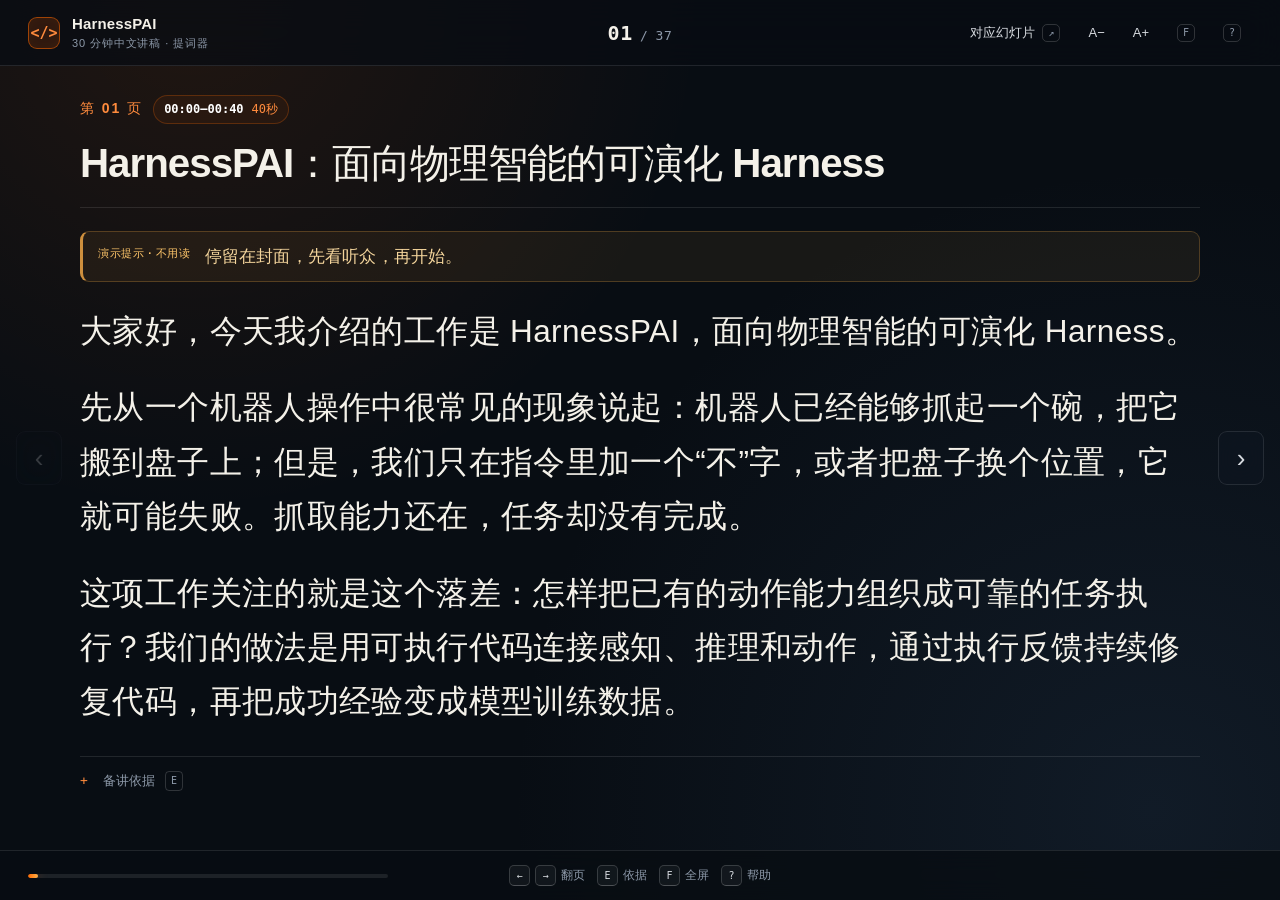
<file: teleprompter.html>
<!doctype html>
<html lang="zh-CN">
<head>
  <meta charset="utf-8">
  <meta name="viewport" content="width=device-width, initial-scale=1, viewport-fit=cover">
  <meta name="theme-color" content="#0a0f16">
  <meta name="description" content="HarnessPAI 30分钟中文讲稿提词器，共37页，支持键盘翻页。">
  <title>HarnessPAI · 中文讲稿提词器</title>
  <style>
    :root {
      color-scheme: dark;
      --bg: #080d13;
      --bg-soft: #0e1621;
      --panel: rgba(17, 27, 39, 0.84);
      --panel-solid: #111b27;
      --text: #f4f1e9;
      --text-soft: #d7dbe0;
      --muted: #8e9aaa;
      --line: rgba(255, 255, 255, 0.10);
      --line-strong: rgba(255, 255, 255, 0.16);
      --accent: #ff6900;
      --accent-soft: rgba(255, 105, 0, 0.13);
      --accent-bright: #ff8b3d;
      --green: #6ee7b7;
      --shadow: 0 24px 80px rgba(0, 0, 0, 0.36);
      --reading-size: 34px;
      --radius: 18px;
      font-family: -apple-system, BlinkMacSystemFont, "PingFang SC", "Hiragino Sans GB", "Microsoft YaHei", "Noto Sans CJK SC", sans-serif;
      font-synthesis: none;
      text-rendering: optimizeLegibility;
    }

    * { box-sizing: border-box; }
    html, body { width: 100%; height: 100%; margin: 0; }
    body {
      overflow: hidden;
      color: var(--text);
      background:
        radial-gradient(circle at 15% 0%, rgba(255, 105, 0, 0.10), transparent 32rem),
        radial-gradient(circle at 90% 90%, rgba(57, 91, 130, 0.18), transparent 40rem),
        var(--bg);
    }

    button, a { -webkit-tap-highlight-color: transparent; }
    button { font: inherit; }
    a { color: var(--accent-bright); }
    ::selection { color: #fff; background: rgba(255, 105, 0, 0.45); }

    .app {
      height: 100dvh;
      display: grid;
      grid-template-rows: auto minmax(0, 1fr) auto;
    }

    .topbar {
      min-height: 66px;
      display: grid;
      grid-template-columns: minmax(200px, 1fr) auto minmax(200px, 1fr);
      align-items: center;
      gap: 20px;
      padding: 0 28px;
      border-bottom: 1px solid var(--line);
      background: rgba(8, 13, 19, 0.76);
      backdrop-filter: blur(18px);
      position: relative;
      z-index: 10;
    }

    .brand {
      display: flex;
      align-items: center;
      gap: 12px;
      min-width: 0;
      color: var(--text);
      text-decoration: none;
    }

    .brand-mark {
      width: 32px;
      height: 32px;
      display: grid;
      place-items: center;
      border: 1px solid rgba(255, 105, 0, 0.55);
      border-radius: 9px;
      color: var(--accent-bright);
      font-family: ui-monospace, SFMono-Regular, Menlo, monospace;
      font-size: 15px;
      font-weight: 750;
      background: var(--accent-soft);
      box-shadow: inset 0 0 18px rgba(255, 105, 0, 0.08);
    }

    .brand-copy { min-width: 0; line-height: 1.1; }
    .brand-title {
      display: block;
      font-size: 15px;
      font-weight: 700;
      letter-spacing: 0.01em;
      white-space: nowrap;
    }
    .brand-subtitle {
      display: block;
      margin-top: 4px;
      color: var(--muted);
      font-size: 11px;
      letter-spacing: 0.08em;
      white-space: nowrap;
    }

    .page-counter {
      display: flex;
      align-items: baseline;
      gap: 7px;
      color: var(--muted);
      font-family: ui-monospace, SFMono-Regular, Menlo, monospace;
      font-variant-numeric: tabular-nums;
      letter-spacing: 0.04em;
    }
    .page-counter strong {
      color: var(--text);
      font-size: 20px;
      font-weight: 700;
    }
    .page-counter span { font-size: 13px; }

    .toolbar {
      display: flex;
      align-items: center;
      justify-content: flex-end;
      gap: 6px;
    }

    .tool-button,
    .side-button {
      appearance: none;
      border: 1px solid transparent;
      color: var(--text-soft);
      background: transparent;
      border-radius: 9px;
      cursor: pointer;
      transition: background 160ms ease, border-color 160ms ease, color 160ms ease, transform 160ms ease;
    }

    .tool-button {
      min-width: 38px;
      height: 36px;
      padding: 0 10px;
      display: inline-flex;
      align-items: center;
      justify-content: center;
      gap: 7px;
      font-size: 13px;
    }
    .tool-button:hover, .tool-button:focus-visible, .side-button:hover, .side-button:focus-visible {
      color: #fff;
      border-color: var(--line-strong);
      background: rgba(255, 255, 255, 0.06);
      outline: none;
    }
    .tool-button:active, .side-button:active { transform: scale(0.96); }
    .tool-button.accent { color: var(--accent-bright); }
    .tool-button .shortcut {
      min-width: 18px;
      height: 18px;
      display: inline-grid;
      place-items: center;
      border: 1px solid var(--line-strong);
      border-radius: 5px;
      color: var(--muted);
      font-family: ui-monospace, SFMono-Regular, Menlo, monospace;
      font-size: 10px;
    }

    .main {
      min-height: 0;
      position: relative;
      overflow: hidden;
    }

    .script-page {
      display: none;
      height: 100%;
      min-height: 0;
    }
    .script-page.is-active { display: block; }

    .reader {
      height: 100%;
      overflow-y: auto;
      overscroll-behavior: contain;
      scrollbar-width: thin;
      scrollbar-color: rgba(255, 255, 255, 0.22) transparent;
      padding: clamp(24px, 3.2vh, 46px) clamp(26px, 6vw, 96px) clamp(30px, 4vh, 58px);
      scroll-behavior: smooth;
    }
    .reader::-webkit-scrollbar { width: 8px; }
    .reader::-webkit-scrollbar-thumb { background: rgba(255, 255, 255, 0.18); border-radius: 20px; }

    .page-inner {
      width: min(1120px, 100%);
      margin: 0 auto;
      animation: page-in 220ms ease-out;
    }
    @keyframes page-in {
      from { opacity: 0; transform: translateY(5px); }
      to { opacity: 1; transform: translateY(0); }
    }

    .page-heading {
      padding-bottom: clamp(16px, 2vh, 24px);
      margin-bottom: clamp(18px, 2.6vh, 30px);
      border-bottom: 1px solid var(--line);
    }

    .page-meta {
      display: flex;
      align-items: center;
      flex-wrap: wrap;
      gap: 10px;
      margin-bottom: 15px;
    }

    .page-kicker {
      color: var(--accent-bright);
      font-size: 14px;
      font-weight: 750;
      letter-spacing: 0.14em;
      text-transform: uppercase;
    }

    .time-chip {
      display: inline-flex;
      align-items: center;
      gap: 8px;
      padding: 5px 10px;
      border: 1px solid rgba(255, 105, 0, 0.25);
      border-radius: 999px;
      color: var(--text-soft);
      background: rgba(255, 105, 0, 0.06);
      font-family: ui-monospace, SFMono-Regular, Menlo, monospace;
      font-size: 12px;
      font-variant-numeric: tabular-nums;
    }
    .time-chip strong { color: #fff; font-weight: 650; }
    .time-chip span { color: var(--accent-bright); }
    .time-detail { color: var(--muted); font-size: 12px; }

    h1 {
      max-width: 100%;
      margin: 0;
      color: var(--text);
      font-size: clamp(31px, 3.15vw, 50px);
      font-weight: 760;
      line-height: 1.24;
      letter-spacing: -0.025em;
      text-wrap: balance;
    }

    .page-body { padding-bottom: 16px; }

    .script-paragraph {
      margin: 0 0 0.72em;
      color: var(--text);
      font-size: var(--reading-size);
      font-weight: 520;
      line-height: 1.72;
      letter-spacing: 0.012em;
      text-wrap: pretty;
    }
    .script-paragraph:last-of-type { margin-bottom: 0; }

    .cue-block {
      display: grid;
      grid-template-columns: auto minmax(0, 1fr);
      align-items: start;
      gap: 14px;
      margin: 0 0 clamp(18px, 2.4vh, 27px);
      padding: 11px 15px;
      border: 1px solid rgba(255, 177, 74, 0.24);
      border-left: 3px solid rgba(255, 177, 74, 0.78);
      border-radius: 9px;
      background: rgba(255, 177, 74, 0.065);
      color: #f4d59c;
    }
    .cue-block p {
      margin: 0;
      font-size: clamp(15px, 1.35vw, 20px);
      line-height: 1.55;
      letter-spacing: 0.01em;
    }
    .cue-label {
      padding-top: 3px;
      color: #ffc66a;
      font-size: 11px;
      font-weight: 720;
      letter-spacing: 0.06em;
      white-space: nowrap;
    }

    .evidence-block {
      margin-top: 28px;
      padding-top: 13px;
      border-top: 1px solid var(--line);
      color: var(--muted);
      font-size: 13px;
      line-height: 1.65;
    }
    .evidence-block summary {
      width: fit-content;
      display: flex;
      align-items: center;
      gap: 8px;
      color: var(--muted);
      cursor: pointer;
      user-select: none;
      list-style: none;
    }
    .evidence-block summary::-webkit-details-marker { display: none; }
    .evidence-block summary::before {
      content: "+";
      width: 15px;
      color: var(--accent-bright);
      font-family: ui-monospace, SFMono-Regular, Menlo, monospace;
    }
    .evidence-block[open] summary::before { content: "−"; }
    .evidence-block summary kbd {
      margin-left: 2px;
      padding: 1px 5px;
      border: 1px solid var(--line-strong);
      border-radius: 4px;
      color: var(--muted);
      font-family: ui-monospace, SFMono-Regular, Menlo, monospace;
      font-size: 10px;
    }
    .evidence-block p { max-width: 900px; margin: 10px 0 0 23px; }

    .side-button {
      width: 46px;
      height: 54px;
      position: absolute;
      top: 50%;
      z-index: 5;
      display: grid;
      place-items: center;
      transform: translateY(-50%);
      border-color: var(--line);
      background: rgba(14, 22, 33, 0.66);
      backdrop-filter: blur(12px);
      font-size: 26px;
      line-height: 1;
    }
    .side-button:hover { transform: translateY(-50%) scale(1.04); }
    .side-button:active { transform: translateY(-50%) scale(0.96); }
    .side-button:disabled { opacity: 0.22; pointer-events: none; }
    .side-button.previous { left: 16px; }
    .side-button.next { right: 16px; }

    .bottom-bar {
      position: relative;
      z-index: 10;
      min-height: 50px;
      display: grid;
      grid-template-columns: 1fr auto 1fr;
      align-items: center;
      gap: 18px;
      padding: 0 28px;
      border-top: 1px solid var(--line);
      background: rgba(8, 13, 19, 0.78);
      backdrop-filter: blur(18px);
      color: var(--muted);
      font-size: 12px;
    }

    .progress-wrap {
      min-width: 130px;
      max-width: 360px;
      height: 4px;
      overflow: hidden;
      border-radius: 999px;
      background: rgba(255, 255, 255, 0.09);
    }
    .progress-bar {
      width: 2.7%;
      height: 100%;
      border-radius: inherit;
      background: linear-gradient(90deg, var(--accent), #ffb24a);
      box-shadow: 0 0 12px rgba(255, 105, 0, 0.45);
      transition: width 220ms ease;
    }
    .key-hints {
      display: flex;
      justify-content: flex-end;
      align-items: center;
      flex-wrap: wrap;
      gap: 12px;
      white-space: nowrap;
    }
    .key-hint { display: inline-flex; align-items: center; gap: 5px; }
    .key-hint kbd {
      min-width: 21px;
      height: 21px;
      display: inline-grid;
      place-items: center;
      padding: 0 5px;
      border: 1px solid var(--line-strong);
      border-bottom-color: rgba(255, 255, 255, 0.25);
      border-radius: 5px;
      color: var(--text-soft);
      background: rgba(255, 255, 255, 0.045);
      font-family: ui-monospace, SFMono-Regular, Menlo, monospace;
      font-size: 10px;
    }

    .toast {
      position: fixed;
      left: 50%;
      bottom: 72px;
      z-index: 30;
      transform: translate(-50%, 8px);
      padding: 9px 14px;
      border: 1px solid var(--line-strong);
      border-radius: 9px;
      color: var(--text);
      background: rgba(17, 27, 39, 0.96);
      box-shadow: var(--shadow);
      font-size: 13px;
      opacity: 0;
      pointer-events: none;
      transition: opacity 160ms ease, transform 160ms ease;
    }
    .toast.is-visible { opacity: 1; transform: translate(-50%, 0); }

    .sr-only {
      position: absolute !important;
      width: 1px !important;
      height: 1px !important;
      padding: 0 !important;
      margin: -1px !important;
      overflow: hidden !important;
      clip: rect(0, 0, 0, 0) !important;
      white-space: nowrap !important;
      border: 0 !important;
    }

    .help-dialog {
      width: min(760px, calc(100vw - 32px));
      max-height: min(760px, calc(100dvh - 36px));
      padding: 0;
      border: 1px solid var(--line-strong);
      border-radius: 18px;
      color: var(--text);
      background: var(--panel-solid);
      box-shadow: var(--shadow);
    }
    .help-dialog::backdrop { background: rgba(2, 6, 10, 0.72); backdrop-filter: blur(6px); }
    .help-card { padding: 26px; }
    .help-head { display: flex; align-items: flex-start; justify-content: space-between; gap: 20px; margin-bottom: 20px; }
    .help-head h2 { margin: 0 0 5px; font-size: 24px; }
    .help-head p { margin: 0; color: var(--muted); font-size: 13px; }
    .close-dialog {
      width: 34px;
      height: 34px;
      border: 1px solid var(--line);
      border-radius: 8px;
      color: var(--text-soft);
      background: transparent;
      cursor: pointer;
    }
    .shortcut-grid { display: grid; grid-template-columns: repeat(2, minmax(0, 1fr)); gap: 9px; }
    .shortcut-row {
      display: flex;
      align-items: center;
      justify-content: space-between;
      gap: 14px;
      padding: 10px 12px;
      border: 1px solid var(--line);
      border-radius: 9px;
      color: var(--text-soft);
      font-size: 13px;
      background: rgba(255, 255, 255, 0.025);
    }
    .shortcut-row kbd {
      padding: 3px 6px;
      border: 1px solid var(--line-strong);
      border-radius: 5px;
      color: var(--text);
      background: rgba(255, 255, 255, 0.05);
      font-family: ui-monospace, SFMono-Regular, Menlo, monospace;
      font-size: 11px;
      white-space: nowrap;
    }

    @media (max-width: 900px) {
      .topbar { grid-template-columns: 1fr auto; padding: 0 18px; }
      .page-counter { display: none; }
      .tool-button .label { display: none; }
      .bottom-bar { padding: 0 18px; grid-template-columns: auto 1fr; }
      .key-hints { display: none; }
      .progress-wrap { justify-self: end; width: min(42vw, 280px); }
      .side-button { width: 40px; height: 48px; }
      .side-button.previous { left: 8px; }
      .side-button.next { right: 8px; }
      .reader { padding-left: 54px; padding-right: 54px; }
    }

    @media (max-width: 620px) {
      .topbar { min-height: 58px; padding: 0 12px; gap: 8px; }
      .brand-subtitle, .tool-button[data-action="help"], .tool-button[data-action="slides"] span { display: none; }
      .tool-button { min-width: 34px; height: 34px; padding: 0 8px; }
      .reader { padding: 22px 46px 30px; }
      .page-heading { margin-bottom: 18px; }
      .page-meta { margin-bottom: 11px; }
      h1 { font-size: clamp(26px, 8vw, 36px); }
      .cue-block { grid-template-columns: 1fr; gap: 4px; padding: 10px 12px; }
      .cue-block p { font-size: 15px; }
      .shortcut-grid { grid-template-columns: 1fr; }
      .bottom-bar { min-height: 44px; }
    }

    @media (max-height: 680px) {
      .topbar { min-height: 54px; }
      .bottom-bar { min-height: 42px; }
      .reader { padding-top: 18px; padding-bottom: 22px; }
      .page-heading { padding-bottom: 13px; margin-bottom: 16px; }
      .page-meta { margin-bottom: 9px; }
      .cue-block { margin-bottom: 14px; padding-top: 8px; padding-bottom: 8px; }
    }

    @media (prefers-reduced-motion: reduce) {
      *, *::before, *::after { scroll-behavior: auto !important; animation: none !important; transition: none !important; }
    }
  </style>
</head>
<body>
  <div class="app">
    <header class="topbar">
      <a class="brand" href="#page-1" aria-label="回到第1页">
        <span class="brand-mark">&lt;/&gt;</span>
        <span class="brand-copy"><span class="brand-title">HarnessPAI</span><span class="brand-subtitle">30 分钟中文讲稿 · 提词器</span></span>
      </a>
      <div class="page-counter" aria-hidden="true"><strong id="page-current">01</strong><span>/</span><span id="page-total">37</span></div>
      <nav class="toolbar" aria-label="提词器工具">
        <button class="tool-button" type="button" data-action="slides" title="在演示文稿中查看对应页"><span>对应幻灯片</span><span class="shortcut">↗</span></button>
        <button class="tool-button" type="button" data-action="smaller" title="缩小阅读字号" aria-label="缩小阅读字号">A−</button>
        <button class="tool-button" type="button" data-action="larger" title="放大阅读字号" aria-label="放大阅读字号">A+</button>
        <button class="tool-button" type="button" data-action="fullscreen" title="全屏（F）" aria-label="切换全屏"><span class="shortcut">F</span></button>
        <button class="tool-button" type="button" data-action="help" title="快捷键帮助（?）" aria-label="查看快捷键帮助"><span class="shortcut">?</span></button>
      </nav>
    </header>

    <main class="main" id="main">
      <section class="script-page" id="page-1" data-page="1" data-title="HarnessPAI：面向物理智能的可演化 Harness" data-cue-count="1" aria-hidden="true" inert>
        <div class="reader" aria-labelledby="page-title-1">
          <article class="page-inner">
            <header class="page-heading">
              <div class="page-meta">
                <span class="page-kicker">第 01 页</span>
                <span class="time-chip"><strong>00:00–00:40</strong><span>40秒</span></span>
                
              </div>
              <h1 id="page-title-1">HarnessPAI：面向物理智能的可演化 Harness</h1>
            </header>
            <div class="page-body">
              <aside class="cue-block" aria-label="演示提示，不用朗读"><span class="cue-label">演示提示 · 不用读</span><p>停留在封面，先看听众，再开始。</p></aside>
          <p class="script-paragraph">大家好，今天我介绍的工作是 HarnessPAI，面向物理智能的可演化 Harness。</p>
          <p class="script-paragraph">先从一个机器人操作中很常见的现象说起：机器人已经能够抓起一个碗，把它搬到盘子上；但是，我们只在指令里加一个“不”字，或者把盘子换个位置，它就可能失败。抓取能力还在，任务却没有完成。</p>
          <p class="script-paragraph">这项工作关注的就是这个落差：怎样把已有的动作能力组织成可靠的任务执行？我们的做法是用可执行代码连接感知、推理和动作，通过执行反馈持续修复代码，再把成功经验变成模型训练数据。</p>
              <details class="evidence-block"><summary><span>备讲依据</span><kbd>E</kbd></summary><p>论文摘要、§1、§4.1–4.5，PDF第1、3–4、11–18页。</p></details>
            </div>
          </article>
        </div>
      </section>

      <section class="script-page" id="page-2" data-page="2" data-title="报告路线" data-cue-count="0" aria-hidden="true" inert>
        <div class="reader" aria-labelledby="page-title-2">
          <article class="page-inner">
            <header class="page-heading">
              <div class="page-meta">
                <span class="page-kicker">第 02 页</span>
                <span class="time-chip"><strong>00:40–01:00</strong><span>20秒</span></span>
                
              </div>
              <h1 id="page-title-2">报告路线</h1>
            </header>
            <div class="page-body">
              <p class="script-paragraph">今天分四部分。先介绍物理智能和现有动作模型，再通过几个失败案例解释为什么需要 Harness。随后重点讲代码执行、跨执行演化和技能记忆。最后看实验：系统是否更可靠，经验能否迁移，以及成功轨迹能否反过来训练出更强的模型。</p>
              <details class="evidence-block"><summary><span>备讲依据</span><kbd>E</kbd></summary><p>网页第2页及论文整体结构。</p></details>
            </div>
          </article>
        </div>
      </section>

      <section class="script-page" id="page-3" data-page="3" data-title="Physical AI：感知、推理与动作" data-cue-count="1" aria-hidden="true" inert>
        <div class="reader" aria-labelledby="page-title-3">
          <article class="page-inner">
            <header class="page-heading">
              <div class="page-meta">
                <span class="page-kicker">第 03 页</span>
                <span class="time-chip"><strong>01:00–01:45</strong><span>45秒</span></span>
                
              </div>
              <h1 id="page-title-3">Physical AI：感知、推理与动作</h1>
            </header>
            <div class="page-body">
              <aside class="cue-block" aria-label="演示提示，不用朗读"><span class="cue-label">演示提示 · 不用读</span><p>依次指向 Perception、Reasoning、Action。</p></aside>
          <p class="script-paragraph">物理智能需要三种能力。感知回答“现在有什么、在哪里”；推理回答“指令指的是谁、有哪些约束、先做什么”；动作负责把计划变成真实的运动和接触。</p>
          <p class="script-paragraph">VLA，也就是视觉—语言—动作模型，把图像和指令映射为动作。WAM，也就是世界动作模型，还结合了对世界变化的预测。两类模型都给机器人提供了很重要的执行能力。</p>
          <p class="script-paragraph">但完成一个任务，还要组织目标定位、阶段衔接、结果检查和失败处理。我们把围绕模型的这套组织与执行框架称为 Harness。HarnessPAI 将动作模型作为可以调用的能力原语，再用程序把这些环节连接起来。</p>
              <details class="evidence-block"><summary><span>备讲依据</span><kbd>E</kbd></summary><p>论文§1、§2.1、§4.1，PDF第3–5、11–12页。</p></details>
            </div>
          </article>
        </div>
      </section>

      <section class="script-page" id="page-4" data-page="4" data-title="标准测试的高分与鲁棒性落差" data-cue-count="1" aria-hidden="true" inert>
        <div class="reader" aria-labelledby="page-title-4">
          <article class="page-inner">
            <header class="page-heading">
              <div class="page-meta">
                <span class="page-kicker">第 04 页</span>
                <span class="time-chip"><strong>01:45–02:35</strong><span>50秒</span></span>
                
              </div>
              <h1 id="page-title-4">标准测试的高分与鲁棒性落差</h1>
            </header>
            <div class="page-body">
              <aside class="cue-block" aria-label="演示提示，不用朗读"><span class="cue-label">演示提示 · 不用读</span><p>先指上方四个动作阶段，再指下方三组数字。</p></aside>
          <p class="script-paragraph">先看动作模型已经做好的部分。在标准 LIBERO 场景里，派零点五能够接近目标、抓取、搬运，最后放到盘子上。三个套件的平均成功率是96.9%，表现已经很强。</p>
          <p class="script-paragraph">然而，在 LIBERO-PRO 中交换物体位置，成功率降到39.7%；改变任务指令，降到30.1%。模型没有换，任务里的基本动作也仍然是抓取和放置，变化的是对象关系和场景条件。</p>
          <p class="script-paragraph">这说明，标准任务上的高成功率，还不能保证变化之后的可靠执行。系统需要持续把指令和动作对应到当前环境。接下来几个例子，会具体展示这个对应关系在哪些地方失效。</p>
              <details class="evidence-block"><summary><span>备讲依据</span><kbd>E</kbd></summary><p>论文Fig. 3、Table 4、§5.2.3，PDF第7、20–21页。上述π₀.₅数字为作者评测结果。</p></details>
            </div>
          </article>
        </div>
      </section>

      <section class="script-page" id="page-5" data-page="5" data-title="现有的三类改进路径" data-cue-count="1" aria-hidden="true" inert>
        <div class="reader" aria-labelledby="page-title-5">
          <article class="page-inner">
            <header class="page-heading">
              <div class="page-meta">
                <span class="page-kicker">第 05 页</span>
                <span class="time-chip"><strong>02:35–03:20</strong><span>45秒</span></span>
                
              </div>
              <h1 id="page-title-5">现有的三类改进路径</h1>
            </header>
            <div class="page-body">
              <aside class="cue-block" aria-label="演示提示，不用朗读"><span class="cue-label">演示提示 · 不用读</span><p>按图中三类范式讲解，不逐项念表。</p></aside>
          <p class="script-paragraph">针对这些问题，现有工作大致有三条路径。</p>
          <p class="script-paragraph">第一条是后训练，用示范数据或奖励更新模型参数。第二条是 Code as Policy，把任务写成调用环境接口的程序。第三条是围绕冻结的动作模型加上 Agent、规划和记忆，形成外部 Harness。</p>
          <p class="script-paragraph">HarnessPAI 结合了可执行程序和已有动作能力：程序组织感知、任务推理、模型调用与验证，并根据实际执行结果不断修改。适应经验因此可以保存在代码和修复记忆里。模型参数的更新，则放在后面的轨迹反馈实验中单独考察。</p>
              <details class="evidence-block"><summary><span>备讲依据</span><kbd>E</kbd></summary><p>论文§2、Fig. 2、§3.3，PDF第4–6、10–11页。本页是范式比较。</p></details>
            </div>
          </article>
        </div>
      </section>

      <section class="script-page" id="page-6" data-page="6" data-title="语言变化：“not between”改变了目标" data-cue-count="2" aria-hidden="true" inert>
        <div class="reader" aria-labelledby="page-title-6">
          <article class="page-inner">
            <header class="page-heading">
              <div class="page-meta">
                <span class="page-kicker">第 06 页</span>
                <span class="time-chip"><strong>03:20–04:15</strong><span>55秒</span></span>
                <span class="time-detail">含约15秒视频</span>
              </div>
              <h1 id="page-title-6">语言变化：“not between”改变了目标</h1>
            </header>
            <div class="page-body">
              <aside class="cue-block" aria-label="演示提示，不用朗读"><span class="cue-label">演示提示 · 不用读</span><p>视频自动播放。若已循环，用 V 暂停后重播；看完一轮即可。指左侧错误目标与右侧正确目标。</p></aside>
          <p class="script-paragraph">先看语言变化。原来的任务是抓起盘子和小碗之间的黑碗。现在加上“not between”，变成抓起“不在它们之间”的黑碗。一个词，就把目标切换到了另一个对象。</p>
          <aside class="cue-block" aria-label="演示提示，不用朗读"><span class="cue-label">演示提示 · 不用读</span><p>让观众看清两侧抓取结果，可短暂停顿。</p></aside>
          <p class="script-paragraph">左侧模型仍然抓了原来的碗，右侧 HarnessPAI 先重新确定指令对应的目标，再调用动作能力完成抓取。这里要补上的，是从语言关系到当前对象的定位过程。</p>
          <p class="script-paragraph">视频展示的是选取的行为案例，两侧初始布局有所不同；总体效果要看后面的批量评测。这个例子能说明指令跟随出现了问题，具体原因还需要进一步分析。</p>
              <details class="evidence-block"><summary><span>备讲依据</span><kbd>E</kbd></summary><p>论文§3.1、Fig. 4，PDF第7–8页；网页所用项目视频。视频未展示论文中的额外遮罩干预行。</p></details>
            </div>
          </article>
        </div>
      </section>

      <section class="script-page" id="page-7" data-page="7" data-title="场景变化：放置位置必须跟着盘子移动" data-cue-count="2" aria-hidden="true" inert>
        <div class="reader" aria-labelledby="page-title-7">
          <article class="page-inner">
            <header class="page-heading">
              <div class="page-meta">
                <span class="page-kicker">第 07 页</span>
                <span class="time-chip"><strong>04:15–05:10</strong><span>55秒</span></span>
                <span class="time-detail">含约15秒视频</span>
              </div>
              <h1 id="page-title-7">场景变化：放置位置必须跟着盘子移动</h1>
            </header>
            <div class="page-body">
              <aside class="cue-block" aria-label="演示提示，不用朗读"><span class="cue-label">演示提示 · 不用读</span><p>播放一轮，指盘子的新位置以及左侧的放置位置。</p></aside>
          <p class="script-paragraph">第二个例子保留了指令，但改变了场景布局。视频中，盘子和一个干扰碗交换了位置。任务仍然要求把目标黑碗放到盘子上。</p>
          <aside class="cue-block" aria-label="演示提示，不用朗读"><span class="cue-label">演示提示 · 不用读</span><p>在搬运、放置阶段稍作停顿。</p></aside>
          <p class="script-paragraph">左侧机器人能够抓起并搬运目标碗，却把它放向盘子原来的位置。它已经有可用的动作能力，放置目标没有及时跟着场景更新。右侧程序重新定位盘子，再把动作引导到新的目标位置。</p>
          <p class="script-paragraph">视频和论文静态图交换的具体物体略有不同，但都展示了同一个问题：机器人执行任务时，需要依据当前几何关系确定动作目标。这个目标应该在哪里，不能只沿用之前的布局。</p>
              <details class="evidence-block"><summary><span>备讲依据</span><kbd>E</kbd></summary><p>论文§3.1、Fig. 5，PDF第7–9页；网页项目视频。视频交换盘子与干扰碗，论文图交换盘子与小碗。</p></details>
            </div>
          </article>
        </div>
      </section>

      <section class="script-page" id="page-8" data-page="8" data-title="精细操作：碰到附近，还不等于按下按钮" data-cue-count="1" aria-hidden="true" inert>
        <div class="reader" aria-labelledby="page-title-8">
          <article class="page-inner">
            <header class="page-heading">
              <div class="page-meta">
                <span class="page-kicker">第 08 页</span>
                <span class="time-chip"><strong>05:10–05:45</strong><span>35秒</span></span>
                
              </div>
              <h1 id="page-title-8">精细操作：碰到附近，还不等于按下按钮</h1>
            </header>
            <div class="page-body">
              <aside class="cue-block" aria-label="演示提示，不用朗读"><span class="cue-label">演示提示 · 不用读</span><p>指上排失败尝试与下排成功执行。</p></aside>
          <p class="script-paragraph">第三种问题出现在精细操作。上排的世界动作模型已经靠近微波炉，也把末端伸向启动按钮，但几次尝试都没有完成按压。</p>
          <p class="script-paragraph">面对这样的小目标，系统需要明确定位、对齐动作，并检查按钮对应的状态是否真的改变。下排展示了 HarnessPAI 的成功执行。</p>
          <p class="script-paragraph">这里的启发是：到达目标附近只是中间状态。任务是否完成，需要可观察的结果来判断，才能决定是否继续下一阶段。</p>
              <details class="evidence-block"><summary><span>备讲依据</span><kbd>E</kbd></summary><p>论文Fig. 6、§3.1，PDF第8、10页。案例未分离定位、接触控制与动作生成各自的影响。</p></details>
            </div>
          </article>
        </div>
      </section>

      <section class="script-page" id="page-9" data-page="9" data-title="物理错误可能持续改变环境" data-cue-count="0" aria-hidden="true" inert>
        <div class="reader" aria-labelledby="page-title-9">
          <article class="page-inner">
            <header class="page-heading">
              <div class="page-meta">
                <span class="page-kicker">第 09 页</span>
                <span class="time-chip"><strong>05:45–06:15</strong><span>30秒</span></span>
                
              </div>
              <h1 id="page-title-9">物理错误可能持续改变环境</h1>
            </header>
            <div class="page-body">
              <p class="script-paragraph">物理任务还有一个特别重要的特点：错误动作可能持续改变环境。比如搬起锅时，如果抓取不对，锅可能翻倒或掉落，后续再推理也很难恢复原来的状态。</p>
          <p class="script-paragraph">因此，执行高风险动作之前，要检查目标和前置条件；执行过程中，也要用观测确认关键状态。这个考虑推动我们把任务组织成稳定、可检查的程序，让每一步是否能够继续都有明确依据。</p>
              <details class="evidence-block"><summary><span>备讲依据</span><kbd>E</kbd></summary><p>论文§3.2、Fig. 7，PDF第9–10页。本页只使用物理失败现象，不据此归属定量基准。</p></details>
            </div>
          </article>
        </div>
      </section>

      <section class="script-page" id="page-10" data-page="10" data-title="锅掉落案例：把验证放到行动之前" data-cue-count="2" aria-hidden="true" inert>
        <div class="reader" aria-labelledby="page-title-10">
          <article class="page-inner">
            <header class="page-heading">
              <div class="page-meta">
                <span class="page-kicker">第 10 页</span>
                <span class="time-chip"><strong>06:15–06:50</strong><span>35秒</span></span>
                <span class="time-detail">含约15秒视频</span>
              </div>
              <h1 id="page-title-10">锅掉落案例：把验证放到行动之前</h1>
            </header>
            <div class="page-body">
              <aside class="cue-block" aria-label="演示提示，不用朗读"><span class="cue-label">演示提示 · 不用读</span><p>播放一轮，看到锅掉到桌下即可暂停，不等待循环。</p></aside>
          <p class="script-paragraph">这段视频把刚才的风险展示得更直观。左边是脚本构造的掉锅示例，右边是 HarnessPAI 的成功搬起过程。锅掉到桌下之后，这次执行已经无法把任务恢复回来。</p>
          <aside class="cue-block" aria-label="演示提示，不用朗读"><span class="cue-label">演示提示 · 不用读</span><p>短暂停顿，让观众看结果。</p></aside>
          <p class="script-paragraph">所以，我们希望在抓取和抬升之前确认条件，把修复经验提前写进程序。开发时通过多次执行完善程序，之后每次运行都争取一次完成。</p>
              <details class="evidence-block"><summary><span>备讲依据</span><kbd>E</kbd></summary><p>网页提供的robosuite TwoArmLift演示视频及论文§3.2。左侧为脚本示意。</p></details>
            </div>
          </article>
        </div>
      </section>

      <section class="script-page" id="page-11" data-page="11" data-title="为什么选择可执行代码" data-cue-count="1" aria-hidden="true" inert>
        <div class="reader" aria-labelledby="page-title-11">
          <article class="page-inner">
            <header class="page-heading">
              <div class="page-meta">
                <span class="page-kicker">第 11 页</span>
                <span class="time-chip"><strong>06:50–07:35</strong><span>45秒</span></span>
                
              </div>
              <h1 id="page-title-11">为什么选择可执行代码</h1>
            </header>
            <div class="page-body">
              <aside class="cue-block" aria-label="演示提示，不用朗读"><span class="cue-label">演示提示 · 不用读</span><p>指三组关键词 Executable、Inspectable、Evolvable。</p></aside>
          <p class="script-paragraph">这些问题汇总起来，解释了我们为什么选择代码。</p>
          <p class="script-paragraph">首先，代码可以执行：它能定位对象、调用控制接口和动作模型，也能运行成功检查。其次，代码可以检查：目标如何计算、在哪一步失败，都能明确地定位和修改。第三，代码可以演化：把一轮执行的反馈变成下一轮的程序修订，再验证修改有没有效果。</p>
          <p class="script-paragraph">这个设计尤其适合同类任务反复执行的场景。前期花成本建立和验证程序，后续持续复用；新任务则利用之前积累的修复经验。接下来我们看，框架如何把这几件事落实下来。</p>
              <details class="evidence-block"><summary><span>备讲依据</span><kbd>E</kbd></summary><p>论文§3.3、Fig. 2，PDF第6、10–11页。</p></details>
            </div>
          </article>
        </div>
      </section>

      <section class="script-page" id="page-12" data-page="12" data-title="HarnessPAI 的整体架构" data-cue-count="1" aria-hidden="true" inert>
        <div class="reader" aria-labelledby="page-title-12">
          <article class="page-inner">
            <header class="page-heading">
              <div class="page-meta">
                <span class="page-kicker">第 12 页</span>
                <span class="time-chip"><strong>07:35–08:40</strong><span>65秒</span></span>
                
              </div>
              <h1 id="page-title-12">HarnessPAI 的整体架构</h1>
            </header>
            <div class="page-body">
              <aside class="cue-block" aria-label="演示提示，不用朗读"><span class="cue-label">演示提示 · 不用读</span><p>先指中间的任务检索路径，再指三种记忆，最后指右侧原语库。</p></aside>
          <p class="script-paragraph">这张图是框架的核心。收到任务后，系统先检索任务记忆。如果已有对应的程序，就从代码记忆中取出并执行；如果没有，就结合技能记忆进入代码生成和演化。</p>
          <p class="script-paragraph">这里有三种记忆。任务记忆记录做过什么；代码记忆保存具体怎么执行；结构化技能记忆记录某个阶段曾经怎样失败、后来怎样修好。它们分别支持任务检索、直接运行和经验复用。</p>
          <p class="script-paragraph">右侧是程序能够调用的原语库。感知原语负责找到物体，控制原语负责移动到目标位姿，模型原语提供学习得到的操作能力。程序根据任务需要组合这些接口。</p>
          <p class="script-paragraph">因此，同一个组织方式可以连接 VLA、WAM、控制 API，或者强化学习策略。要适配不同机器人，仍然需要提供对应接口，但执行和演化的基本逻辑可以保持一致。</p>
              <details class="evidence-block"><summary><span>备讲依据</span><kbd>E</kbd></summary><p>论文§4.1、Fig. 8，PDF第11–12页。</p></details>
            </div>
          </article>
        </div>
      </section>

      <section class="script-page" id="page-13" data-page="13" data-title="两个时间尺度：固定执行与代码演化" data-cue-count="1" aria-hidden="true" inert>
        <div class="reader" aria-labelledby="page-title-13">
          <article class="page-inner">
            <header class="page-heading">
              <div class="page-meta">
                <span class="page-kicker">第 13 页</span>
                <span class="time-chip"><strong>08:40–10:05</strong><span>85秒</span></span>
                
              </div>
              <h1 id="page-title-13">两个时间尺度：固定执行与代码演化</h1>
            </header>
            <div class="page-body">
              <aside class="cue-block" aria-label="演示提示，不用朗读"><span class="cue-label">演示提示 · 不用读</span><p>重点停留。先指左侧，再指右侧。</p></aside>
          <p class="script-paragraph">整个方法最关键的设计，是把执行和改进放在两个时间尺度上。</p>
          <p class="script-paragraph">左边是一次完整执行内部。任务程序保持固定，按照预先写好的逻辑定位目标、采取动作、检查结果，再决定能否进入下一阶段。论文把它称为程序层面的开环执行。</p>
          <p class="script-paragraph">这里“固定”的是高层任务程序。运行时仍然读取相机、距离或接触等观测，也仍然使用底层反馈控制。比如抓取之后，程序检查物体是否真的被拿起；如果条件不满足，就进入已经定义好的处理分支。执行中不需要每一步都重新请高层 Agent 改写方案。</p>
          <p class="script-paragraph">右边是多次执行之间。程序运行结束后，系统收集视频、轨迹、日志和成功信号，诊断问题，修改候选代码，再进行验证。这就是闭环演化。</p>
          <p class="script-paragraph">两者结合起来，既让执行过程稳定可复现，又让程序能够通过经验持续改进。实验环境允许重置，便于开发时验证；实际部署时，每次动作的后果仍然需要认真考虑。</p>
              <details class="evidence-block"><summary><span>备讲依据</span><kbd>E</kbd></summary><p>论文§3.2、§4.1–4.3，PDF第9–15页。</p></details>
            </div>
          </article>
        </div>
      </section>

      <section class="script-page" id="page-14" data-page="14" data-title="混合执行：代码组织学习到的操作能力" data-cue-count="1" aria-hidden="true" inert>
        <div class="reader" aria-labelledby="page-title-14">
          <article class="page-inner">
            <header class="page-heading">
              <div class="page-meta">
                <span class="page-kicker">第 14 页</span>
                <span class="time-chip"><strong>10:05–11:15</strong><span>70秒</span></span>
                
              </div>
              <h1 id="page-title-14">混合执行：代码组织学习到的操作能力</h1>
            </header>
            <div class="page-body">
              <aside class="cue-block" aria-label="演示提示，不用朗读"><span class="cue-label">演示提示 · 不用读</span><p>沿着接近、抓取、搬运、放置的顺序指图和表格。</p></aside>
          <p class="script-paragraph">用刚才的碗任务来看，这种组织非常具体。</p>
          <p class="script-paragraph">首先，程序调用分割和几何计算，确定目标碗及盘子的位置，再把末端移动到合适的接近位姿。接着调用 VLA 执行抓取，因为这部分涉及接触和操作细节，模型已经有可用的能力。</p>
          <p class="script-paragraph">确认抓取成立之后，程序根据当前盘子的位置组织搬运，最后再调用动作模型完成放置，并检查结果。程序负责把各阶段串起来，动作模型承担它擅长的操作阶段。</p>
          <p class="script-paragraph">注意，阶段之间有验证条件。抓取动作调用结束，不代表物体已经拿稳；只有检查通过，才能开始搬运。这样可以避免前面一个小错误一直传播到任务结束。</p>
          <p class="script-paragraph">这张表是一个具体任务的分工示例。其他任务如何分工，要看原语能力和可观测状态，框架并没有要求所有任务都使用完全相同的阶段划分。</p>
              <details class="evidence-block"><summary><span>备讲依据</span><kbd>E</kbd></summary><p>论文Table 3、§4.1、§4.3，PDF第11–12、15页。</p></details>
            </div>
          </article>
        </div>
      </section>

      <section class="script-page" id="page-15" data-page="15" data-title="初始化模块按需接入" data-cue-count="1" aria-hidden="true" inert>
        <div class="reader" aria-labelledby="page-title-15">
          <article class="page-inner">
            <header class="page-heading">
              <div class="page-meta">
                <span class="page-kicker">第 15 页</span>
                <span class="time-chip"><strong>11:15–11:55</strong><span>40秒</span></span>
                
              </div>
              <h1 id="page-title-15">初始化模块按需接入</h1>
            </header>
            <div class="page-body">
              <aside class="cue-block" aria-label="演示提示，不用朗读"><span class="cue-label">演示提示 · 不用读</span><p>依次指三个可选模块。</p></aside>
          <p class="script-paragraph">在开始演化之前，框架可以按需接入三种初始化。</p>
          <p class="script-paragraph">有示范视频时，可以提取任务工作流；有动作模型时，可以先观察它在哪些阶段可靠、哪些阶段需要代码支持；对感知依赖较强的任务，还可以初始化目标识别和定位代码。</p>
          <p class="script-paragraph">这三项都是可选的。所有任务共同需要的，是执行、诊断、修复和验证这条主循环。例如后面的扫地机器人实验，没有 VLA，也可以用传感器和控制 API 运行代码演化。</p>
              <details class="evidence-block"><summary><span>备讲依据</span><kbd>E</kbd></summary><p>论文§4.2、Fig. 9，PDF第12–13页。</p></details>
            </div>
          </article>
        </div>
      </section>

      <section class="script-page" id="page-16" data-page="16" data-title="候选代码如何被验证与保留" data-cue-count="1" aria-hidden="true" inert>
        <div class="reader" aria-labelledby="page-title-16">
          <article class="page-inner">
            <header class="page-heading">
              <div class="page-meta">
                <span class="page-kicker">第 16 页</span>
                <span class="time-chip"><strong>11:55–13:10</strong><span>75秒</span></span>
                
              </div>
              <h1 id="page-title-16">候选代码如何被验证与保留</h1>
            </header>
            <div class="page-body">
              <aside class="cue-block" aria-label="演示提示，不用朗读"><span class="cue-label">演示提示 · 不用读</span><p>按 Write → Pre-flight &amp; probe → Full batch → Promote 指示。</p></aside>
          <p class="script-paragraph">现在看主循环。Agent 首先在隔离的候选副本中生成或修改代码，然后做预检查，确认程序能够启动、接口调用正确，把软件错误先排除掉。</p>
          <p class="script-paragraph">接下来针对上一轮失败的三个种子做快速验证。修复如果连这些失败场景都没有解决，就继续修改；通过之后，才运行完整开发批次，检查它有没有同时破坏此前已经成功的场景。</p>
          <p class="script-paragraph">如果所有开发执行都满足成功条件，候选程序才进入已验证代码库，修复经验也随之保留。如果仍有失败，视频、日志和检查信号会成为下一轮修改的依据。崩溃和超时也算失败，演化有明确的轮数预算。</p>
          <p class="script-paragraph">隔离候选副本很重要，因为一次新修改不应该覆盖原来已经工作的程序。通过这种方式，系统把改进落实为经过验证的版本，也能够识别修复带来的回退。</p>
              <details class="evidence-block"><summary><span>备讲依据</span><kbd>E</kbd></summary><p>论文§4.3、Algorithm 1，PDF第13–15页。</p></details>
            </div>
          </article>
        </div>
      </section>

      <section class="script-page" id="page-17" data-page="17" data-title="成功合同与独立诊断" data-cue-count="1" aria-hidden="true" inert>
        <div class="reader" aria-labelledby="page-title-17">
          <article class="page-inner">
            <header class="page-heading">
              <div class="page-meta">
                <span class="page-kicker">第 17 页</span>
                <span class="time-chip"><strong>13:10–14:15</strong><span>65秒</span></span>
                
              </div>
              <h1 id="page-title-17">成功合同与独立诊断</h1>
            </header>
            <div class="page-body">
              <aside class="cue-block" aria-label="演示提示，不用朗读"><span class="cue-label">演示提示 · 不用读</span><p>指成功合同、代码编写者、视频诊断者和确定性检查。</p></aside>
          <p class="script-paragraph">演化之前，还要先明确一件事：什么才算成功。</p>
          <p class="script-paragraph">论文用“成功合同”固定评测范围、最终目标和判断依据。程序正常退出、走到最后一行，或者获得比较高的过程奖励，都不自动等于物理任务完成。比如夹爪到了目标坐标，物体却没有进入容器，任务仍然失败。</p>
          <p class="script-paragraph">框架因此区分了代码编写和执行诊断。编写者负责修改程序；独立的视频诊断模型观察执行过程，提出失败发生在哪个节点、可能是什么原因；确定性检查则根据环境里的权威目标条件给出结果。</p>
          <p class="script-paragraph">视频诊断帮助我们找到原因，但它也可能判断错误。最终，候选程序必须通过预先约定的任务检查。这样，写程序的模型不能只凭自己的“已经收敛”判断，就让代码进入已验证库。</p>
              <details class="evidence-block"><summary><span>备讲依据</span><kbd>E</kbd></summary><p>论文§4.3、Algorithm 1、Table 2，PDF第14–15页。</p></details>
            </div>
          </article>
        </div>
      </section>

      <section class="script-page" id="page-18" data-page="18" data-title="记忆保存程序，也保存修复经验" data-cue-count="1" aria-hidden="true" inert>
        <div class="reader" aria-labelledby="page-title-18">
          <article class="page-inner">
            <header class="page-heading">
              <div class="page-meta">
                <span class="page-kicker">第 18 页</span>
                <span class="time-chip"><strong>14:15–15:15</strong><span>60秒</span></span>
                
              </div>
              <h1 id="page-title-18">记忆保存程序，也保存修复经验</h1>
            </header>
            <div class="page-body">
              <aside class="cue-block" aria-label="演示提示，不用朗读"><span class="cue-label">演示提示 · 不用读</span><p>指图中的任务、节点、技能与代码关系。</p></aside>
          <p class="script-paragraph">一次演化留下两类成果。一类是可运行程序，回答“这个任务怎样执行”；另一类是修复经验，回答“这个阶段遇到这种问题，应该怎样改”。</p>
          <p class="script-paragraph">论文附录有一个很具体的例子：放置目标算成了篮筐整体的中心，但真正需要对齐的是篮口。从斜视角定位时，近侧篮壁把估计位置拉偏了约五厘米，物体到了计算出的目标，却撞到边缘，没有落进篮子。</p>
          <p class="script-paragraph">修复经验记录这个失败条件，并给出按上沿点集计算篮口位置的方法。它还引用代码库中维护的实现，后续可以找到具体要修改的模块。</p>
          <p class="script-paragraph">这样，系统积累的经验就能够帮助下一个任务。代码负责执行，技能记忆帮助 Agent 少走已经走过的弯路。</p>
              <details class="evidence-block"><summary><span>备讲依据</span><kbd>E</kbd></summary><p>论文§4.4、Fig. 10及Appendix C，PDF第15–16、44–45页。篮口例子为口头补充。</p></details>
            </div>
          </article>
        </div>
      </section>

      <section class="script-page" id="page-19" data-page="19" data-title="以工作流节点组织技能检索" data-cue-count="1" aria-hidden="true" inert>
        <div class="reader" aria-labelledby="page-title-19">
          <article class="page-inner">
            <header class="page-heading">
              <div class="page-meta">
                <span class="page-kicker">第 19 页</span>
                <span class="time-chip"><strong>15:15–16:05</strong><span>50秒</span></span>
                
              </div>
              <h1 id="page-title-19">以工作流节点组织技能检索</h1>
            </header>
            <div class="page-body">
              <aside class="cue-block" aria-label="演示提示，不用朗读"><span class="cue-label">演示提示 · 不用读</span><p>先指左侧散落文件，再指右侧工作流节点。</p></aside>
          <p class="script-paragraph">经验如何组织，同样影响它能不能用起来。如果每次失败都单独存成一个文件，随着任务增加，Agent 就要在大量记录里寻找相关经验。</p>
          <p class="script-paragraph">HarnessPAI 把修复挂在工作流节点上。空抓、夹爪对齐错误和滑落，可以按抓取阶段检索；路径碰撞可以按搬运阶段检索；刚才的篮口定位问题，则归在放置阶段。</p>
          <p class="script-paragraph">新任务虽然整体不同，却可能共享这些阶段。Agent 找到失败节点，就能查询此前同阶段的修复，再结合当前任务修改实现。这个结构提供了跨任务复用的机制；后面我们会通过收敛曲线看它实际带来了什么帮助。</p>
              <details class="evidence-block"><summary><span>备讲依据</span><kbd>E</kbd></summary><p>论文§4.4、Fig. 10–11，PDF第15–17页。</p></details>
            </div>
          </article>
        </div>
      </section>

      <section class="script-page" id="page-20" data-page="20" data-title="收敛程序成为训练数据来源" data-cue-count="1" aria-hidden="true" inert>
        <div class="reader" aria-labelledby="page-title-20">
          <article class="page-inner">
            <header class="page-heading">
              <div class="page-meta">
                <span class="page-kicker">第 20 页</span>
                <span class="time-chip"><strong>16:05–17:15</strong><span>70秒</span></span>
                
              </div>
              <h1 id="page-title-20">收敛程序成为训练数据来源</h1>
            </header>
            <div class="page-body">
              <aside class="cue-block" aria-label="演示提示，不用朗读"><span class="cue-label">演示提示 · 不用读</span><p>沿 Harness → 成功轨迹 → 模型微调的箭头讲解。</p></aside>
          <p class="script-paragraph">到这里，程序可以稳定执行，也积累了修复经验。我们进一步利用它生成训练数据。</p>
          <p class="script-paragraph">LIBERO 原始任务有示范，但 LIBERO-PRO 的扰动版本没有基准提供的对应示范。模型在这些变化场景里经常失败，直接获得成功轨迹比较困难。</p>
          <p class="script-paragraph">收敛后的 Harness 可以在原始场景、位置交换和任务变化条件下运行，记录观测与动作，再用任务成功检查筛选轨迹。这些成功数据就能够用于监督微调，让模型学习程序执行中完成任务的行为。</p>
          <p class="script-paragraph">这样，Harness 的价值延伸到了模型学习：执行反馈推动代码演化，成功轨迹再把程序积累的任务经验回流到模型参数中。后面的实验会分别展示代码演化带来的执行提升，以及数据回流带来的模型提升。</p>
          <p class="script-paragraph">采集时不用在线高层 Agent 逐步推理，但感知、模型推理和环境运行仍然有成本。这也特别适合反复执行同类任务：验证过的程序可以持续生产数据。下面看这两层收益的实验结果。</p>
              <details class="evidence-block"><summary><span>备讲依据</span><kbd>E</kbd></summary><p>论文§4.5、§5.6，PDF第17–18、27–29页。当前评测的是监督微调。</p></details>
            </div>
          </article>
        </div>
      </section>

      <section class="script-page" id="page-21" data-page="21" data-title="实验覆盖与评测范围" data-cue-count="1" aria-hidden="true" inert>
        <div class="reader" aria-labelledby="page-title-21">
          <article class="page-inner">
            <header class="page-heading">
              <div class="page-meta">
                <span class="page-kicker">第 21 页</span>
                <span class="time-chip"><strong>17:15–18:10</strong><span>55秒</span></span>
                
              </div>
              <h1 id="page-title-21">实验覆盖与评测范围</h1>
            </header>
            <div class="page-body">
              <aside class="cue-block" aria-label="演示提示，不用朗读"><span class="cue-label">演示提示 · 不用读</span><p>扫过具身形态，不逐行念种子编号。</p></aside>
          <p class="script-paragraph">实验覆盖七种设置、四类具身形态，包括机械臂、移动操作机器人、扫地机器人和行走机器人。接口也涵盖 VLA、WAM、抓取模块、控制 API 和 PPO 策略，目的是检验框架能否组织不同的底层能力。</p>
          <p class="script-paragraph">读结果时，要留意开发与评测的区别。LIBERO 和 LIBERO-PRO 的50个评测种子里，包含15个开发种子；robosuite 的开发与评测种子完全分开。BEHAVIOR 先测试未见种子，随后还会在失败场景上适应。</p>
          <p class="script-paragraph">模型微调又使用另一套划分，种子零到三十九用于训练，四十到四十九用于评测。后面我会按各自范围解释结果，重点比较同一个冻结后端加入 Harness 前后的变化。</p>
              <details class="evidence-block"><summary><span>备讲依据</span><kbd>E</kbd></summary><p>论文§5.1，PDF第18–19页。</p></details>
            </div>
          </article>
        </div>
      </section>

      <section class="script-page" id="page-22" data-page="22" data-title="同一个冻结模型，系统执行显著改善" data-cue-count="1" aria-hidden="true" inert>
        <div class="reader" aria-labelledby="page-title-22">
          <article class="page-inner">
            <header class="page-heading">
              <div class="page-meta">
                <span class="page-kicker">第 22 页</span>
                <span class="time-chip"><strong>18:10–19:05</strong><span>55秒</span></span>
                
              </div>
              <h1 id="page-title-22">同一个冻结模型，系统执行显著改善</h1>
            </header>
            <div class="page-body">
              <aside class="cue-block" aria-label="演示提示，不用朗读"><span class="cue-label">演示提示 · 不用读</span><p>重点强调两组前后对比。</p></aside>
          <p class="script-paragraph">先看最直接的两组结果。</p>
          <p class="script-paragraph">在 LIBERO-PRO 上，同一个派零点五模型，单独执行的成功率是34.9%；加入 HarnessPAI 后，系统成功率达到96.5%，增加61.6个百分点。评测覆盖三个套件、两类扰动，共60个扰动任务。</p>
          <p class="script-paragraph">在 RoboCasa 的18个 Atomic-Seen 任务上，同一个 WorldDreamer 后端从65.0%提升到92.2%，增加27.2个百分点。</p>
          <p class="script-paragraph">这两组比较中，动作模型参数保持不变，改进来自围绕模型建立和演化的执行系统。它们说明，现有动作能力还有可以通过更好的定位、组织和检查释放出来的空间。</p>
              <details class="evidence-block"><summary><span>备讲依据</span><kbd>E</kbd></summary><p>论文§5.2.3–5.2.4、Table 5及Table 7，PDF第21–22、37页。</p></details>
            </div>
          </article>
        </div>
      </section>

      <section class="script-page" id="page-23" data-page="23" data-title="标准 LIBERO：保持已有的强性能" data-cue-count="0" aria-hidden="true" inert>
        <div class="reader" aria-labelledby="page-title-23">
          <article class="page-inner">
            <header class="page-heading">
              <div class="page-meta">
                <span class="page-kicker">第 23 页</span>
                <span class="time-chip"><strong>19:05–19:35</strong><span>30秒</span></span>
                
              </div>
              <h1 id="page-title-23">标准 LIBERO：保持已有的强性能</h1>
            </header>
            <div class="page-body">
              <p class="script-paragraph">标准 LIBERO 上，派零点五本来已经达到96.9%，HarnessPAI 进一步提升到98.1%，Object 套件达到100%。</p>
          <p class="script-paragraph">这页说明，加入程序组织后，系统能够保持原有的强表现，并进一步改善。由于标准任务的成功率已经接近上限，增益比较有限。更明显的区别，出现在下一页的指令与场景扰动中。</p>
              <details class="evidence-block"><summary><span>备讲依据</span><kbd>E</kbd></summary><p>论文Table 4、§5.2.2，PDF第19–21页。跨论文方法保留各自评测协议。</p></details>
            </div>
          </article>
        </div>
      </section>

      <section class="script-page" id="page-24" data-page="24" data-title="LIBERO-PRO：增益覆盖六种条件" data-cue-count="1" aria-hidden="true" inert>
        <div class="reader" aria-labelledby="page-title-24">
          <article class="page-inner">
            <header class="page-heading">
              <div class="page-meta">
                <span class="page-kicker">第 24 页</span>
                <span class="time-chip"><strong>19:35–20:25</strong><span>50秒</span></span>
                
              </div>
              <h1 id="page-title-24">LIBERO-PRO：增益覆盖六种条件</h1>
            </header>
            <div class="page-body">
              <aside class="cue-block" aria-label="演示提示，不用朗读"><span class="cue-label">演示提示 · 不用读</span><p>按 Object、Goal、Spatial 扫过橙色柱。</p></aside>
          <p class="script-paragraph">这张图把平均结果展开为六种条件：Object、Goal、Spatial 三个套件，各自包含 Swap 和 Task 两类扰动。</p>
          <p class="script-paragraph">橙色是 HarnessPAI。六组结果都超过93%，最高达到99.2%，因此总体提升覆盖了不同套件和扰动。相比表中最强的已有 Harness 结果87.7%，论文报告的总体优势是8.8个百分点。</p>
          <p class="script-paragraph">同一任务的程序在原始和扰动条件中复用，执行时根据当前对象和指令关系定位目标。这与前面展示的机制一致。已有方法的评测种子数量有所不同，所以同一冻结模型的前后比较，仍然是判断系统增益的主要依据。</p>
              <details class="evidence-block"><summary><span>备讲依据</span><kbd>E</kbd></summary><p>论文Fig. 13、Table 7、§5.2.3，PDF第21、37、41页。</p></details>
            </div>
          </article>
        </div>
      </section>

      <section class="script-page" id="page-25" data-page="25" data-title="robosuite：精细几何操作收益突出" data-cue-count="1" aria-hidden="true" inert>
        <div class="reader" aria-labelledby="page-title-25">
          <article class="page-inner">
            <header class="page-heading">
              <div class="page-meta">
                <span class="page-kicker">第 25 页</span>
                <span class="time-chip"><strong>20:25–21:00</strong><span>35秒</span></span>
                
              </div>
              <h1 id="page-title-25">robosuite：精细几何操作收益突出</h1>
            </header>
            <div class="page-body">
              <aside class="cue-block" aria-label="演示提示，不用朗读"><span class="cue-label">演示提示 · 不用读</span><p>重点指 Insert 与 Two-arm Lift。</p></aside>
          <p class="script-paragraph">robosuite 的开发和评测种子完全分开。七个任务的平均成功率是96.3%，其中五个达到100%。</p>
          <p class="script-paragraph">最明显的提升出现在插入任务，从 ASPIRE 的9%达到83%；双臂抬升从71%达到91%。这类任务对感知对齐和几何处理要求很高，模块化代码方便定位误差、修订控制逻辑，再跨场景验证。其他方法数字来自原论文，这里展示的是完整系统的比较。</p>
              <details class="evidence-block"><summary><span>备讲依据</span><kbd>E</kbd></summary><p>论文Fig. 12、§5.2.1、Table 6，PDF第19、37页。</p></details>
            </div>
          </article>
        </div>
      </section>

      <section class="script-page" id="page-26" data-page="26" data-title="RoboCasa：迁移到移动操作与 WAM 后端" data-cue-count="0" aria-hidden="true" inert>
        <div class="reader" aria-labelledby="page-title-26">
          <article class="page-inner">
            <header class="page-heading">
              <div class="page-meta">
                <span class="page-kicker">第 26 页</span>
                <span class="time-chip"><strong>21:00–21:30</strong><span>30秒</span></span>
                
              </div>
              <h1 id="page-title-26">RoboCasa：迁移到移动操作与 WAM 后端</h1>
            </header>
            <div class="page-body">
              <p class="script-paragraph">RoboCasa 把场景换成了移动操作机器人，底层模型也换成 WorldDreamer。18个 Atomic-Seen 任务上，同一后端从65.0%提升到92.2%。</p>
          <p class="script-paragraph">这一结果支持框架在所测试的 VLA 和 WAM 后端之间具有可移植性。两边的机器人和接口有差别，但目标定位、任务编排、执行检查和代码修复仍然可以采用相同的组织方式。</p>
              <details class="evidence-block"><summary><span>备讲依据</span><kbd>E</kbd></summary><p>论文§5.2.4、Table 5，PDF第22页。</p></details>
            </div>
          </article>
        </div>
      </section>

      <section class="script-page" id="page-27" data-page="27" data-title="BEHAVIOR-1K：区分到达目标与完成任务" data-cue-count="1" aria-hidden="true" inert>
        <div class="reader" aria-labelledby="page-title-27">
          <article class="page-inner">
            <header class="page-heading">
              <div class="page-meta">
                <span class="page-kicker">第 27 页</span>
                <span class="time-chip"><strong>21:30–22:10</strong><span>40秒</span></span>
                
              </div>
              <h1 id="page-title-27">BEHAVIOR-1K：区分到达目标与完成任务</h1>
            </header>
            <div class="page-body">
              <aside class="cue-block" aria-label="演示提示，不用朗读"><span class="cue-label">演示提示 · 不用读</span><p>分别指 Nav 与 Task。</p></aside>
          <p class="script-paragraph">家庭任务还要区分“机器人到达了目标”与“机器人完成了操作”。初始程序在未见种子上，拿收音机的任务成功率是84%，拿汽水罐是72%，都低于对应的导航到达率。</p>
          <p class="script-paragraph">随后，框架针对失败场景继续演化八轮，任务成功率分别达到100%和92%，与导航到达率一致。也就是说，这组评测中，能到达的场景最后都完成了操作。</p>
          <p class="script-paragraph">后半段使用了失败评测场景进行适应，因此应理解为修复效果，初始结果才是零样本测试。</p>
              <details class="evidence-block"><summary><span>备讲依据</span><kbd>E</kbd></summary><p>论文Fig. 14、Fig. 20、§5.2.5、§5.4，PDF第22–23、26页。</p></details>
            </div>
          </article>
        </div>
      </section>

      <section class="script-page" id="page-28" data-page="28" data-title="VacuSim：控制 API 也能接入演化循环" data-cue-count="0" aria-hidden="true" inert>
        <div class="reader" aria-labelledby="page-title-28">
          <article class="page-inner">
            <header class="page-heading">
              <div class="page-meta">
                <span class="page-kicker">第 28 页</span>
                <span class="time-chip"><strong>22:10–22:45</strong><span>35秒</span></span>
                
              </div>
              <h1 id="page-title-28">VacuSim：控制 API 也能接入演化循环</h1>
            </header>
            <div class="page-body">
              <p class="script-paragraph">扫地机器人实验使用速度控制、碰撞和距离传感器，没有学习得到的动作模型。执行反馈来自环境计算的地面覆盖率。</p>
          <p class="script-paragraph">在有家具的地图上，覆盖率从11.72%提升到53.92%；无家具地图最终达到63.76%。这说明代码演化可以直接围绕传感器与控制 API 改进策略。</p>
          <p class="script-paragraph">这里衡量的是限定时间内的清扫覆盖，不是二元任务成功率；两张地图的尺寸、预算和可清扫区域也不同。</p>
              <details class="evidence-block"><summary><span>备讲依据</span><kbd>E</kbd></summary><p>论文§5.2.6、Fig. 15–16，PDF第23–24页。</p></details>
            </div>
          </article>
        </div>
      </section>

      <section class="script-page" id="page-29" data-page="29" data-title="MicroDuck：围绕同一个行走策略修正漂移" data-cue-count="1" aria-hidden="true" inert>
        <div class="reader" aria-labelledby="page-title-29">
          <article class="page-inner">
            <header class="page-heading">
              <div class="page-meta">
                <span class="page-kicker">第 29 页</span>
                <span class="time-chip"><strong>22:45–23:15</strong><span>30秒</span></span>
                
              </div>
              <h1 id="page-title-29">MicroDuck：围绕同一个行走策略修正漂移</h1>
            </header>
            <div class="page-body">
              <aside class="cue-block" aria-label="演示提示，不用朗读"><span class="cue-label">演示提示 · 不用读</span><p>指平面轨迹与横向误差曲线。</p></aside>
          <p class="script-paragraph">最后一个具身例子是直线行走。同一个 PPO Walker 策略，前进四米时会累计大约零点八米的横向漂移。</p>
          <p class="script-paragraph">Harness 测量方向误差并给出转向修正，横向误差保持在零附近，机器人到达了终点，整个过程没有重新训练底层策略。这里报告的是轨迹和误差，它展示了程序能够组织并纠正已有行走能力。</p>
              <details class="evidence-block"><summary><span>备讲依据</span><kbd>E</kbd></summary><p>论文§5.2.7、Fig. 17，PDF第23–24页。</p></details>
            </div>
          </article>
        </div>
      </section>

      <section class="script-page" id="page-30" data-page="30" data-title="零样本迁移：把π₀.₅的 Harness 用于 DreamZero" data-cue-count="1" aria-hidden="true" inert>
        <div class="reader" aria-labelledby="page-title-30">
          <article class="page-inner">
            <header class="page-heading">
              <div class="page-meta">
                <span class="page-kicker">第 30 页</span>
                <span class="time-chip"><strong>23:15–24:10</strong><span>55秒</span></span>
                
              </div>
              <h1 id="page-title-30">零样本迁移：把π₀.₅的 Harness 用于 DreamZero</h1>
            </header>
            <div class="page-body">
              <aside class="cue-block" aria-label="演示提示，不用朗读"><span class="cue-label">演示提示 · 不用读</span><p>强调“替换动作模型调用”，再指两组前后数字。</p></aside>
          <p class="script-paragraph">接下来考察，程序里积累的经验能否迁移到另一个动作模型。</p>
          <p class="script-paragraph">我们把在派零点五上演化得到的 LIBERO-Object 程序用于 DreamZero，只替换动作模型调用，保留感知、几何处理和检查。没有为新模型重新演化 Harness，也没有微调 DreamZero。</p>
          <p class="script-paragraph">在 Object 的 Swap 扰动上，成功率从0.6%提升到73.4%；Task 扰动从9.6%提升到84.4%。这说明部分任务知识保存在可执行系统中，换一个兼容后端后仍然有用。</p>
          <p class="script-paragraph">它也有边界：后端必须具有相应的动作能力，接口需要兼容。这里的零样本迁移指对新动作模型的迁移，评测范围是 Object 套件。</p>
              <details class="evidence-block"><summary><span>备讲依据</span><kbd>E</kbd></summary><p>论文§5.3、Fig. 18、Table 15，PDF第24–25、44页。</p></details>
            </div>
          </article>
        </div>
      </section>

      <section class="script-page" id="page-31" data-page="31" data-title="技能记忆缩短代码演化过程" data-cue-count="1" aria-hidden="true" inert>
        <div class="reader" aria-labelledby="page-title-31">
          <article class="page-inner">
            <header class="page-heading">
              <div class="page-meta">
                <span class="page-kicker">第 31 页</span>
                <span class="time-chip"><strong>24:10–24:50</strong><span>40秒</span></span>
                
              </div>
              <h1 id="page-title-31">技能记忆缩短代码演化过程</h1>
            </header>
            <div class="page-body">
              <aside class="cue-block" aria-label="演示提示，不用朗读"><span class="cue-label">演示提示 · 不用读</span><p>对比三幅图中的无技能与有技能曲线。</p></aside>
          <p class="script-paragraph">这张图比较了有无技能库时，三个代表任务的开发过程。没有技能时，有的任务长时间卡在一个错误上，有的修改后反复回退，有的靠多次局部修正逐渐提高。</p>
          <p class="script-paragraph">加入已有修复技能后，这三个任务都在两轮以内达到100%的开发成功率。技能库帮助 Agent 更快找到可用修复，把预算用在当前任务的调整上。</p>
          <p class="script-paragraph">这是三个代表任务的开发证据，显示了经验复用对搜索效率的帮助；未见场景的表现仍需要另外评测。</p>
              <details class="evidence-block"><summary><span>备讲依据</span><kbd>E</kbd></summary><p>论文§5.4、Fig. 19，PDF第25–26页；每轮统计Swap和Task各15个开发种子，共30次执行。</p></details>
            </div>
          </article>
        </div>
      </section>

      <section class="script-page" id="page-32" data-page="32" data-title="轨迹反馈：三个套件的独立 VLA 都改善" data-cue-count="1" aria-hidden="true" inert>
        <div class="reader" aria-labelledby="page-title-32">
          <article class="page-inner">
            <header class="page-heading">
              <div class="page-meta">
                <span class="page-kicker">第 32 页</span>
                <span class="time-chip"><strong>24:50–25:40</strong><span>50秒</span></span>
                
              </div>
              <h1 id="page-title-32">轨迹反馈：三个套件的独立 VLA 都改善</h1>
            </header>
            <div class="page-body">
              <aside class="cue-block" aria-label="演示提示，不用朗读"><span class="cue-label">演示提示 · 不用读</span><p>翻页时明确语气转折，提示进入模型训练结果。</p></aside>
          <p class="script-paragraph">前面都是冻结模型时，整个系统的执行效果。现在看成功轨迹用于训练之后，独立模型本身是否变强。</p>
          <p class="script-paragraph">先分别在三个套件上微调派零点五。每个套件等比例混合原始、位置交换和任务变化的成功轨迹，训练种子与评测种子分开。</p>
          <p class="script-paragraph">Object 从21.5%提升到88.0%，Goal 从32.5%提升到54.5%，Spatial 从50.0%提升到82.5%。三个套件都改善，说明 Harness 收集的数据具有训练价值。</p>
          <p class="script-paragraph">这一页是三个分别训练的模型，各自报告一万五千步预算内的最佳检查点。下一页才是把全部套件数据混合后训练同一个模型。</p>
              <details class="evidence-block"><summary><span>备讲依据</span><kbd>E</kbd></summary><p>论文§5.6.1、Fig. 22，PDF第28–29页。</p></details>
            </div>
          </article>
        </div>
      </section>

      <section class="script-page" id="page-33" data-page="33" data-title="完整混合训练：π₀.₅-LIBERO达到73.7%" data-cue-count="1" aria-hidden="true" inert>
        <div class="reader" aria-labelledby="page-title-33">
          <article class="page-inner">
            <header class="page-heading">
              <div class="page-meta">
                <span class="page-kicker">第 33 页</span>
                <span class="time-chip"><strong>25:40–26:50</strong><span>70秒</span></span>
                
              </div>
              <h1 id="page-title-33">完整混合训练：π₀.₅-LIBERO达到73.7%</h1>
            </header>
            <div class="page-body">
              <aside class="cue-block" aria-label="演示提示，不用朗读"><span class="cue-label">演示提示 · 不用读</span><p>指下排π₀.₅-LIBERO曲线，再指右侧数字；随后简述π₀.₅-Base。</p></aside>
          <p class="script-paragraph">完整混合训练把三个套件与三种场景条件组合成九类数据，等比例采样。我们分别从两个起点训练：已经在 LIBERO 上微调过的派零点五，以及还没有做 LIBERO 微调的 Base 模型。</p>
          <p class="script-paragraph">对派零点五 LIBERO 模型，扰动任务平均成功率从34.9%提升到73.7%，增加38.8个百分点。Base 模型则从接近零提升到53.3%。这表明，数据既能帮助已有模型进一步适应扰动，也能帮助没有做过该基准微调的模型学习任务。</p>
          <p class="script-paragraph">这里使用零到三十九号种子提供训练数据，四十到四十九号用于评测；报告三万步预算内的最佳检查点。最佳步数依据观测到的评测结果选择，尚没有再设一份独立最终测试集。</p>
          <p class="script-paragraph">最关键的是，73.7%属于微调后独立 VLA 的成绩。它说明成功轨迹能改善模型参数，和前面96.5%的冻结模型 Harness 系统结果是两类实验。</p>
              <details class="evidence-block"><summary><span>备讲依据</span><kbd>E</kbd></summary><p>论文§5.6.1、Fig. 23，PDF第28–29页。</p></details>
            </div>
          </article>
        </div>
      </section>

      <section class="script-page" id="page-34" data-page="34" data-title="WAM反馈：DreamZero从5.1%提升到26.5%" data-cue-count="1" aria-hidden="true" inert>
        <div class="reader" aria-labelledby="page-title-34">
          <article class="page-inner">
            <header class="page-heading">
              <div class="page-meta">
                <span class="page-kicker">第 34 页</span>
                <span class="time-chip"><strong>26:50–27:40</strong><span>50秒</span></span>
                
              </div>
              <h1 id="page-title-34">WAM反馈：DreamZero从5.1%提升到26.5%</h1>
            </header>
            <div class="page-body">
              <aside class="cue-block" aria-label="演示提示，不用朗读"><span class="cue-label">演示提示 · 不用读</span><p>指表格中的Swap、Task和平均值。</p></aside>
          <p class="script-paragraph">同样的轨迹反馈方法也用于 DreamZero。这里仍然只评测 Object 套件，混合原始、Swap 和 Task 轨迹做监督微调。</p>
          <p class="script-paragraph">原模型在两种扰动上的平均成功率是5.1%。选择同一个检查点后，Swap 达到24.0%，Task 达到29.0%，平均26.5%，增加21.4个百分点。这个共同检查点位于八千五百步。</p>
          <p class="script-paragraph">绝对成功率仍有提升空间，但结果说明这些轨迹也能改善独立 WAM。前面的 DreamZero 迁移实验是给冻结模型换上已有 Harness；这一页则实际更新了 DreamZero 参数。两种收益来自不同的改进路径。</p>
              <details class="evidence-block"><summary><span>备讲依据</span><kbd>E</kbd></summary><p>论文§5.6.2、Fig. 24，PDF第29页。</p></details>
            </div>
          </article>
        </div>
      </section>

      <section class="script-page" id="page-35" data-page="35" data-title="三个 Takeaways" data-cue-count="1" aria-hidden="true" inert>
        <div class="reader" aria-labelledby="page-title-35">
          <article class="page-inner">
            <header class="page-heading">
              <div class="page-meta">
                <span class="page-kicker">第 35 页</span>
                <span class="time-chip"><strong>27:40–28:40</strong><span>60秒</span></span>
                
              </div>
              <h1 id="page-title-35">三个 Takeaways</h1>
            </header>
            <div class="page-body">
              <aside class="cue-block" aria-label="演示提示，不用朗读"><span class="cue-label">演示提示 · 不用读</span><p>依次指向 Build better systems、Execute. Check. Evolve.、Make experience reusable。数字只作支撑，不重新逐项展开。</p></aside>
          <p class="script-paragraph">最后，我们用三点来总结这项工作。</p>
          <p class="script-paragraph">第一，构建更好的系统。物理智能需要把感知、推理、动作和验证连接起来，动作模型是其中一个组件。Harness 提供可执行的组织接口，让这些能力共同完成任务。</p>
          <p class="script-paragraph">第二，执行、检查，并持续演化。一次执行中保持代码固定，同时检查关键结果；多次执行之间利用反馈修改程序，只保留经过验证的改进。两个时间尺度共同支撑一个持续改进的系统。</p>
          <p class="script-paragraph">第三，让经验可复用。已经验证的代码和修复技能可以服务于后续任务，成功轨迹还可以持续积累成训练数据，进一步提升动作模型。经验既能沉淀为可执行能力，也能回流到模型学习中。</p>
          <p class="script-paragraph">更好的系统，支撑更强的物理智能。这三点也是我们希望大家带走的核心认识。</p>
              <details class="evidence-block"><summary><span>备讲依据</span><kbd>E</kbd></summary><p>参考演示稿 <a href="/Users/wenhaowu/Downloads/slides/index.html" target="_blank" rel="noopener noreferrer">最后一页 Three takeaways</a> 的三点；论文§4.1–4.5、§5.2、§5.6、§7。</p></details>
            </div>
          </article>
        </div>
      </section>

      <section class="script-page" id="page-36" data-page="36" data-title="未来工作" data-cue-count="1" aria-hidden="true" inert>
        <div class="reader" aria-labelledby="page-title-36">
          <article class="page-inner">
            <header class="page-heading">
              <div class="page-meta">
                <span class="page-kicker">第 36 页</span>
                <span class="time-chip"><strong>28:40–29:45</strong><span>65秒</span></span>
                
              </div>
              <h1 id="page-title-36">未来工作</h1>
            </header>
            <div class="page-body">
              <aside class="cue-block" aria-label="演示提示，不用朗读"><span class="cue-label">演示提示 · 不用读</span><p>四个方向按顺序讲，每个保持一句核心解释。</p></aside>
          <p class="script-paragraph">接下来有四个方向值得继续探索。</p>
          <p class="script-paragraph">第一，统一原子动作接口。让 PPO、VLA 和 WAM 都能按照明确的指令与完成条件提供可组合的动作，降低 Harness 更换后端的成本。</p>
          <p class="script-paragraph">第二，用地图或持续的场景模型改善感知。把可以积累的空间信息保留下来，减少重复定位开销，同时提高定位稳定性，并进一步研究真实环境与仿真之间的迁移。</p>
          <p class="script-paragraph">第三，让 Coding Agent 与已验证程序协作。熟悉的子任务直接复用或轻量修改代码，新的任务情况再调用开放式推理，支持更长的任务流程。</p>
          <p class="script-paragraph">第四，探索 Harness 与模型交替改进：先用成功轨迹微调模型，再围绕更强的模型重新演化 Harness，检验多轮循环是否还能带来收益。</p>
          <p class="script-paragraph">这个方向希望把代码演化与模型学习更紧密地连接起来，让执行经验持续转化为更强的模型和更好的 Harness。后续重点是衡量多轮迭代的收益、稳定性和成本。</p>
              <details class="evidence-block"><summary><span>备讲依据</span><kbd>E</kbd></summary><p>论文§8及§4.5，PDF第18、31页。四项均为后续研究方向。</p></details>
            </div>
          </article>
        </div>
      </section>

      <section class="script-page" id="page-37" data-page="37" data-title="致谢与问答" data-cue-count="1" aria-hidden="true" inert>
        <div class="reader" aria-labelledby="page-title-37">
          <article class="page-inner">
            <header class="page-heading">
              <div class="page-meta">
                <span class="page-kicker">第 37 页</span>
                <span class="time-chip"><strong>29:45–30:00</strong><span>15秒</span></span>
                
              </div>
              <h1 id="page-title-37">致谢与问答</h1>
            </header>
            <div class="page-body">
              <p class="script-paragraph">我的报告到这里。希望这项工作能够为如何把已有动作能力变成可靠、可复用、可持续改进的物理智能系统，提供一个具体思路。右上角是项目主页，欢迎交流。谢谢大家。</p>
          <aside class="cue-block" aria-label="演示提示，不用朗读"><span class="cue-label">演示提示 · 不用读</span><p>停顿，进入问答。</p></aside>
          <p class="script-paragraph">---</p>
          <p class="script-paragraph">## 排练与临场提示（无需朗读）</p>
          <p class="script-paragraph">- 第6、7、10页的视频各看一轮即可。网页默认静音自动播放并循环，按 V 可暂停或继续；看清关键结果后暂停，再接着讲。 - 第13页保留完整解释，尤其要说清“程序固定，但观测、反馈控制和预设检查仍然运行”。 - 第22、33、34页是三组关键结果：冻结模型的系统收益、独立VLA微调收益、独立WAM微调收益。可以在数字之后各停半秒。 - 若第21页开始时已经超过18分钟，第25–29页每页只讲结果与一句含义，合计可回收约一分钟；第32页只强调三个独立套件模型都改善，可再回收约15秒。 - 若现场需要把问答也包含在30分钟内，可使用上述压缩方式，再缩短第6–10页重复案例和第36页展望，留出约3分钟问答。</p>
          <p class="script-paragraph">## 备答：六个容易被问到的问题</p>
          <p class="script-paragraph"><strong>1. 程序层面开环，会不会失去环境反馈？</strong></p>
          <p class="script-paragraph">固定的是任务程序，高层程序不在一次执行中反复改写。感知、反馈控制、条件分支和阶段检查仍然运行。跨执行的反馈用于修改下一版程序。</p>
          <p class="script-paragraph"><strong>2. 与直接让Agent写一次机器人代码相比，区别在哪里？</strong></p>
          <p class="script-paragraph">框架把代码当作持续演化的对象，使用跨场景执行、独立诊断和成功合同验证修订，并分别保留可运行程序与节点级修复经验。一次代码生成只是起点。</p>
          <p class="script-paragraph"><strong>3. 新任务都需要人工示范吗？</strong></p>
          <p class="script-paragraph">从视频提取工作流是可选模块。已有视频、类似任务和原语信息可以帮助初始化；所有任务共同使用执行、诊断、修复、验证主循环。文中扰动轨迹采集不需要新增对应的人工演示。</p>
          <p class="script-paragraph"><strong>4. 是否证明训练导致视觉、语言能力退化？</strong></p>
          <p class="script-paragraph">报告依据可观察的指令跟随、定位和任务完成失败来提出系统需求。这些案例没有隔离训练机制，不能单独建立能力退化的因果结论。论文不同段落对此表述强度不一致，讲稿采用§3.1与网页备注中的保守解释。</p>
          <p class="script-paragraph"><strong>5. 为什么微调后的模型分数低于Harness系统？</strong></p>
          <p class="script-paragraph">独立模型与包含感知、代码控制和检查的系统具备不同的执行组件，评测协议也有差别。结果说明轨迹改善了独立模型，但不能据此精确计算还差多少系统能力。本文没有测试微调模型再加Harness的最终效果。</p>
          <p class="script-paragraph"><strong>6. 如何理解执行成本和 Harness 与模型的协同改进？</strong></p>
          <p class="script-paragraph">固定程序执行没有在线高层LLM API费用，但仍有感知、动作模型推理、仿真或硬件成本，也有前期代码演化成本。协同改进体现在执行反馈优化代码、成功轨迹促进模型学习；本文的数据回流实验通过监督微调量化了模型提升。进一步的多轮迭代，需要继续衡量其收益、稳定性和成本。</p>
          <p class="script-paragraph">## 备讲核对：关键结果与口径</p>
          <p class="script-paragraph">| 结果 | 报告数字 | 对应证据 | 解释范围 | | --- | --- | --- | --- | | 标准LIBERO | π₀.₅ 96.9% → 系统98.1% | Table 4，PDF第20页 | 三个套件；50种子包含开发种子 | | LIBERO-PRO | π₀.₅ 34.9% → 系统96.5% | Fig. 13、Table 7，PDF第21、37页 | 三套件×两扰动；同一冻结后端；+61.6个百分点 | | RoboCasa | WorldDreamer 65.0% → 系统92.2% | Table 5，PDF第22页 | 18个Atomic-Seen任务；统一20种子固定布局协议 | | robosuite | 平均96.3% | Fig. 12、Table 6，PDF第19、37页 | 七任务；开发与评测种子分离 | | BEHAVIOR适应 | Radio 84% → 100%；Can 72% → 92% | Fig. 14、20，PDF第22、26页 | 后续八轮使用失败评测种子，属于适应 | | VacuSim | 有家具11.72% → 53.92%；无家具63.76% | Fig. 16，PDF第24页 | 地面覆盖率；两地图条件不同 | | MicroDuck | 约0.8米漂移 → 接近零 | Fig. 17，PDF第24页 | 直线行走轨迹结果 | | DreamZero后端迁移 | Swap 0.6% → 73.4%；Task 9.6% → 84.4% | Fig. 18、Table 15，PDF第25、44页 | Object套件；冻结模型、无需重新演化 | | 独立VLA完整混合微调 | π₀.₅-LIBERO 34.9% → 73.7% | §5.6.1、Fig. 23，PDF第28–29页 | 九类数据等采样；训练/评测种子40/10；最佳检查点；+38.8个百分点 | | 独立WAM微调 | DreamZero 5.1% → 26.5% | §5.6.2、Fig. 24，PDF第29页 | Object套件；同一8500步检查点；+21.4个百分点 |</p>
          <p class="script-paragraph">以上百分比和平均值沿用论文报告精度，不从平滑曲线估读，也不额外宣称统计显著性。</p>
              <details class="evidence-block"><summary><span>备讲依据</span><kbd>E</kbd></summary><p>网页联系页。</p></details>
            </div>
          </article>
        </div>
      </section>
      <button class="side-button previous" type="button" data-action="previous" aria-label="上一页" title="上一页">‹</button>
      <button class="side-button next" type="button" data-action="next" aria-label="下一页" title="下一页">›</button>
    </main>

    <footer class="bottom-bar">
      <div class="progress-wrap" role="progressbar" aria-label="讲稿进度" aria-valuemin="1" aria-valuemax="37" aria-valuenow="1"><div class="progress-bar" id="progress-bar"></div></div>
      <span class="sr-only" id="page-announcement" aria-live="polite">第 1 页，共 37 页</span>
      <div class="key-hints" aria-hidden="true">
        <span class="key-hint"><kbd>←</kbd><kbd>→</kbd> 翻页</span>
        <span class="key-hint"><kbd>E</kbd> 依据</span>
        <span class="key-hint"><kbd>F</kbd> 全屏</span>
        <span class="key-hint"><kbd>?</kbd> 帮助</span>
      </div>
      <div></div>
    </footer>
  </div>

  <div class="toast" id="toast" role="status" aria-live="polite"></div>

  <dialog class="help-dialog" id="help-dialog">
    <div class="help-card">
      <div class="help-head">
        <div><h2>键盘快捷键</h2><p>提词器每次只显示一页，翻页与对应幻灯片保持 1:1。</p></div>
        <button class="close-dialog" type="button" data-action="close-help" aria-label="关闭帮助">×</button>
      </div>
      <div class="shortcut-grid">
        <div class="shortcut-row"><span>下一页</span><span><kbd>→</kbd> <kbd>↓</kbd> <kbd>Space</kbd></span></div>
        <div class="shortcut-row"><span>上一页</span><span><kbd>←</kbd> <kbd>↑</kbd> <kbd>Shift</kbd>+<kbd>Space</kbd></span></div>
        <div class="shortcut-row"><span>第一页 / 最后一页</span><span><kbd>Home</kbd> / <kbd>End</kbd></span></div>
        <div class="shortcut-row"><span>显示或隐藏备讲依据</span><kbd>E</kbd></div>
        <div class="shortcut-row"><span>放大 / 缩小字号</span><span><kbd>+</kbd> / <kbd>−</kbd></span></div>
        <div class="shortcut-row"><span>恢复自动字号</span><kbd>0</kbd></div>
        <div class="shortcut-row"><span>浏览器全屏</span><kbd>F</kbd></div>
        <div class="shortcut-row"><span>打开本帮助</span><kbd>?</kbd></div>
      </div>
    </div>
  </dialog>

  <script>
    (() => {
      const pages = Array.from(document.querySelectorAll(".script-page"));
      const total = pages.length;
      const currentLabel = document.getElementById("page-current");
      const totalLabel = document.getElementById("page-total");
      const progressBar = document.getElementById("progress-bar");
      const progressWrap = progressBar.parentElement;
      const announcement = document.getElementById("page-announcement");
      const toast = document.getElementById("toast");
      const helpDialog = document.getElementById("help-dialog");
      const previousButton = document.querySelector('[data-action="previous"]');
      const nextButton = document.querySelector('[data-action="next"]');
      const storageKeys = {
        zoom: "harnesspai-teleprompter-zoom"
      };
      let current = 0;
      let zoom = 1;
      let toastTimer = null;
      let resizeTimer = null;
      let touchStartX = null;
      let touchStartY = null;

      function safeStorageGet(key) {
        try { return localStorage.getItem(key); } catch { return null; }
      }

      function safeStorageSet(key, value) {
        try { localStorage.setItem(key, value); } catch { /* file:// storage may be unavailable */ }
      }

      function readPageFromHash() {
        const match = location.hash.match(/^#page-(\d+)$/);
        return match ? Number(match[1]) - 1 : null;
      }

      function initialPage() {
        const fromHash = readPageFromHash();
        if (Number.isInteger(fromHash) && fromHash >= 0 && fromHash < total) return fromHash;
        return 0;
      }

      function showToast(message) {
        toast.textContent = message;
        toast.classList.add("is-visible");
        clearTimeout(toastTimer);
        toastTimer = setTimeout(() => toast.classList.remove("is-visible"), 1800);
      }

      function clampZoom(value) {
        return Math.min(1.28, Math.max(0.82, Math.round(value * 100) / 100));
      }

      function fitPage(page) {
        const reader = page.querySelector(".reader");
        if (!reader) return;

        const viewportWidth = window.innerWidth;
        const viewportHeight = window.innerHeight;
        const maxSize = Math.max(26, Math.min(41, viewportWidth * 0.0255));
        const minSize = viewportHeight < 620 ? 18 : (viewportWidth < 640 ? 20 : 22);
        const testSize = (size) => {
          reader.style.setProperty("--reading-size", size + "px");
          return reader.scrollHeight <= reader.clientHeight + 1;
        };

        let low = minSize;
        let high = maxSize;
        if (!testSize(high)) {
          for (let index = 0; index < 10; index += 1) {
            const mid = (low + high) / 2;
            if (testSize(mid)) low = mid;
            else high = mid;
          }
          high = low;
        }

        page.dataset.fitSize = String(Math.floor(high * 2) / 2);
        reader.style.setProperty("--reading-size", (Number(page.dataset.fitSize) * zoom) + "px");
      }

      function scheduleFit() {
        requestAnimationFrame(() => requestAnimationFrame(() => fitPage(pages[current])));
      }

      function applyZoom(nextZoom, announce = true) {
        zoom = clampZoom(nextZoom);
        safeStorageSet(storageKeys.zoom, String(zoom));
        const page = pages[current];
        const fitted = Number(page.dataset.fitSize || 32);
        page.querySelector(".reader").style.setProperty("--reading-size", (fitted * zoom) + "px");
        if (announce) showToast("阅读字号 " + Math.round(zoom * 100) + "%");
      }

      function updateChrome() {
        const page = pages[current];
        currentLabel.textContent = String(current + 1).padStart(2, "0");
        totalLabel.textContent = String(total);
        const percent = ((current + 1) / total) * 100;
        progressBar.style.width = percent + "%";
        progressWrap.setAttribute("aria-valuenow", String(current + 1));
        announcement.textContent = "第 " + (current + 1) + " 页，共 " + total + " 页：" + page.dataset.title;
        previousButton.disabled = current === 0;
        nextButton.disabled = current === total - 1;
        document.title = String(current + 1).padStart(2, "0") + " · " + page.dataset.title + " | HarnessPAI 提词器";
      }

      function showPage(index, options = {}) {
        if (!Number.isInteger(index)) return;
        const next = Math.max(0, Math.min(total - 1, index));
        if (next === current && options.initial) {
          pages[current].classList.add("is-active");
          pages[current].removeAttribute("aria-hidden");
          pages[current].inert = false;
        } else {
          pages.forEach((page, pageIndex) => {
            const active = pageIndex === next;
            page.classList.toggle("is-active", active);
            page.setAttribute("aria-hidden", String(!active));
            page.inert = !active;
            if (!active) page.querySelector(".evidence-block")?.removeAttribute("open");
          });
        }

        current = next;
        const page = pages[current];
        page.querySelector(".reader").scrollTop = 0;
        updateChrome();

        if (options.updateHash !== false) {
          const nextHash = "#page-" + (current + 1);
          if (location.hash !== nextHash) {
            try { history.replaceState(null, "", nextHash); }
            catch { location.hash = nextHash.slice(1); }
          }
        }
        scheduleFit();
      }

      function go(delta) {
        const next = current + delta;
        if (next < 0) return showToast("已经是第一页");
        if (next >= total) return showToast("已经是最后一页");
        showPage(next);
      }

      function openSlides() {
        window.open("index.html#slide-" + (current + 1), "_blank", "noopener");
      }

      async function toggleFullscreen() {
        try {
          if (document.fullscreenElement) await document.exitFullscreen();
          else if (document.documentElement.requestFullscreen) await document.documentElement.requestFullscreen();
          else showToast("当前浏览器不支持页面全屏");
        } catch {
          showToast("无法进入全屏，请使用浏览器菜单");
        }
      }

      function toggleEvidence() {
        const details = pages[current].querySelector(".evidence-block");
        if (!details) return showToast("本页没有备讲依据");
        details.open = !details.open;
        if (details.open) details.scrollIntoView({ block: "nearest", behavior: "smooth" });
      }

      function openHelp() {
        if (!helpDialog.open) helpDialog.showModal();
      }

      function handleAction(action) {
        switch (action) {
          case "previous": go(-1); break;
          case "next": go(1); break;
          case "slides": openSlides(); break;
          case "smaller": applyZoom(zoom - 0.05); break;
          case "larger": applyZoom(zoom + 0.05); break;
          case "fullscreen": toggleFullscreen(); break;
          case "help": openHelp(); break;
          case "close-help": helpDialog.close(); break;
        }
      }

      document.addEventListener("click", (event) => {
        const target = event.target.closest("[data-action]");
        if (!target) return;
        handleAction(target.dataset.action);
        if (target.tagName === "BUTTON") target.blur();
      });

      helpDialog.addEventListener("click", (event) => {
        if (event.target === helpDialog) helpDialog.close();
      });

      document.addEventListener("keydown", (event) => {
        if (event.metaKey || event.ctrlKey || event.altKey) return;
        const target = event.target;
        if (target.closest("summary, input, textarea, select")) return;

        if (helpDialog.open) {
          if (event.key === "Escape") helpDialog.close();
          return;
        }

        switch (event.key) {
          case "ArrowRight":
          case "ArrowDown":
          case "PageDown":
            event.preventDefault();
            go(1);
            break;
          case "ArrowLeft":
          case "ArrowUp":
          case "PageUp":
            event.preventDefault();
            go(-1);
            break;
          case " ":
            event.preventDefault();
            go(event.shiftKey ? -1 : 1);
            break;
          case "Home":
            event.preventDefault();
            showPage(0);
            break;
          case "End":
            event.preventDefault();
            showPage(total - 1);
            break;
          case "e":
          case "E":
            event.preventDefault();
            toggleEvidence();
            break;
          case "+":
          case "=":
            event.preventDefault();
            applyZoom(zoom + 0.05);
            break;
          case "-":
          case "_":
            event.preventDefault();
            applyZoom(zoom - 0.05);
            break;
          case "0":
            event.preventDefault();
            applyZoom(1);
            break;
          case "f":
          case "F":
            event.preventDefault();
            toggleFullscreen();
            break;
          case "?":
            event.preventDefault();
            openHelp();
            break;
          case "Escape":
            if (document.fullscreenElement) document.exitFullscreen().catch(() => {});
            break;
        }
      });

      document.getElementById("main").addEventListener("pointerdown", (event) => {
        if (event.pointerType !== "touch") return;
        touchStartX = event.clientX;
        touchStartY = event.clientY;
      });

      document.getElementById("main").addEventListener("pointerup", (event) => {
        if (event.pointerType !== "touch" || touchStartX === null) return;
        const deltaX = event.clientX - touchStartX;
        const deltaY = event.clientY - touchStartY;
        touchStartX = null;
        touchStartY = null;
        if (Math.abs(deltaX) > 65 && Math.abs(deltaX) > Math.abs(deltaY) * 1.4) go(deltaX < 0 ? 1 : -1);
      });

      window.addEventListener("hashchange", () => {
        const index = readPageFromHash();
        if (Number.isInteger(index) && index !== current) showPage(index, { updateHash: false });
      });

      window.addEventListener("resize", () => {
        clearTimeout(resizeTimer);
        resizeTimer = setTimeout(scheduleFit, 120);
      });

      const savedZoom = Number(safeStorageGet(storageKeys.zoom));
      if (Number.isFinite(savedZoom) && savedZoom >= 0.82 && savedZoom <= 1.28) zoom = savedZoom;
      totalLabel.textContent = String(total);
      showPage(initialPage(), { updateHash: false, initial: true });
    })();
  </script>
</body>
</html>
</file>
<file: slides.css>
:root {
  color-scheme: light;
  --navy: #183459;
  --navy-dark: #122842;
  --blue: #2e5c8c;
  --blue-soft: #edf2f8;
  --ink: #243448;
  --muted: #647387;
  --line: #d9e1eb;
  --teal: #267c79;
  --red: #a5504d;
  --sans: "Segoe UI", "Helvetica Neue", Arial, sans-serif;
  --serif: "Palatino Linotype", "Book Antiqua", Georgia, serif;
}
* { box-sizing: border-box; }
html, body { margin: 0; width: 100%; height: 100%; }
body { background: #202c3c; color: var(--ink); font-family: var(--sans); overflow: hidden; -webkit-font-smoothing: antialiased; }
button, input { font: inherit; }
button, a, input { -webkit-tap-highlight-color: transparent; }
button { cursor: pointer; touch-action: manipulation; }
button:focus-visible, a:focus-visible, input:focus-visible, video:focus-visible { outline: 3px solid #b88634; outline-offset: 3px; }
button:disabled { cursor: default; opacity: .3; }
a { color: inherit; }
sub { font-size: .7em; }
[hidden] { display: none !important; }
.stage { position: fixed; inset: 0; display: grid; place-items: center; overflow: hidden; }
.deck { width: 1280px; height: 720px; position: absolute; transform-origin: center; box-shadow: 0 16px 60px #07132266; }
.slide { display: none; width: 1280px; height: 720px; background: white; flex-direction: column; overflow: hidden; position: relative; }
.slide.is-active { display: flex; }
.topline { height: 35px; flex-shrink: 0; background: var(--navy-dark); display: flex; justify-content: space-between; align-items: center; color: #d9e5f3; padding: 0 35px; font-size: 12px; letter-spacing: .2px; }
.topline-brand { font-family: var(--serif); font-weight: 700; font-size: 16px; letter-spacing: .6px; color: inherit; background: transparent; border: 0; padding: 0; cursor: pointer; }
.topline-brand:hover, .topline-brand:focus-visible { color: #fff; }
.topline-brand:focus-visible { outline: 2px solid #d1bd82; outline-offset: 3px; }
.chapter-nav { display: flex; height: 100%; gap: 26px; align-items: stretch; }
.chapter-nav button { background: transparent; color: #bac9dd; border: 0; padding: 0 1px; border-bottom: 3px solid transparent; font-size: 12px; }
.chapter-nav button.is-current { color: #fff; border-bottom-color: #d1bd82; }
.frame-heading { height: 91px; flex-shrink: 0; padding: 18px 52px 13px; background: linear-gradient(90deg, #f0f4f9, #f9fbfd); border-bottom: 1px solid var(--line); }
.frame-heading h2 { font-size: 29px; line-height: 1.35; font-weight: 650; color: var(--navy); margin: 0; letter-spacing: -.5px; }
.frame-heading .section-label { font-size: 10px; letter-spacing: 1.2px; text-transform: uppercase; color: var(--muted); margin: 0 0 3px; }
.slide-body { flex: 1; min-height: 0; padding: 25px 52px 17px; display: flex; flex-direction: column; gap: 23px; font-size: 22px; line-height: 1.5; }
.slide-footer { flex-shrink: 0; height: 28px; display: grid; grid-template-columns: 180px minmax(0, 1fr) 180px; font-size: 11px; color: #fff; position: relative; }
.slide-footer span { display: flex; align-items: center; padding: 0 20px; }
.slide-footer span:first-child { background: var(--navy-dark); }
.slide-footer span:nth-child(2) { background: var(--navy); justify-content: center; letter-spacing: .35px; }
.slide-footer span:last-child { background: var(--blue); justify-content: center; }
.slide-footer::before { content: ""; position: absolute; left: 0; top: -2px; width: var(--progress); height: 2px; background: #c1a66d; }
.speaker-note { display: none; }
h1, h2, h3, p, figure, blockquote, pre { margin: 0; }
h3 { font-size: 24px; line-height: 1.45; color: var(--navy); font-weight: 650; }
strong { color: var(--navy); }
p { text-wrap: pretty; }
figure { min-width: 0; }
figcaption { font-size: 12px; line-height: 1.6; color: var(--muted); margin-top: 9px; }
img { max-width: 100%; display: block; object-fit: contain; }
code, pre { font-family: "Cascadia Code", "SFMono-Regular", Consolas, "Liberation Mono", monospace; }
code { font-size: .86em; }
pre { white-space: pre-wrap; }
.lead { font-size: 24px; color: #42546b; }
.eyebrow, .overline, .case-label { font-size: 13px; font-weight: 600; letter-spacing: 1.4px; color: var(--blue); }
.two-col { display: grid; grid-template-columns: 1fr 1fr; gap: 34px; align-items: start; }
.three-col { display: grid; grid-template-columns: repeat(3, 1fr); gap: 26px; }
.compact-gap { gap: 24px; }
.block { border-top: 3px solid var(--blue); background: #f3f6fa; padding: 17px 22px; }
.block h3 { font-size: 22px; margin-bottom: 9px; }
.block p { font-size: 20px; }
.takeaway { padding: 15px 20px; border-left: 4px solid var(--blue); background: var(--blue-soft); font-size: 20px; line-height: 1.65; margin-top: auto; }
.takeaway > span { color: var(--blue); font-weight: 700; margin-right: 16px; white-space: nowrap; }
.takeaway small { font-size: 13px; color: var(--muted); margin-left: 16px; }
.scope-line { font-size: 14px; line-height: 1.7; color: var(--muted); }
.mini-block { padding: 14px 18px; background: var(--blue-soft); border-left: 3px solid var(--blue); font-size: 20px; }
.mini-block p { margin-top: 6px; font-size: 18px; }
.academic-list { padding-left: 23px; margin: 12px 0 0; }
.academic-list li { padding-left: 3px; margin-bottom: 10px; }
.academic-list li::marker { color: var(--blue); }
.large-heading { font-size: 33px; line-height: 1.6; margin: 10px 0 17px; }
.pipeline { display: grid; grid-template-columns: 1fr 32px 1fr 32px 1fr; gap: 16px; align-items: center; }
.node { padding: 22px 24px; border: 1px solid var(--line); text-align: center; background: #f9fbfd; }
.node h3 { font-size: 23px; }
.node p { font-size: 20px; margin-top: 10px; }
.node small { display: block; font-family: var(--serif); color: var(--muted); font-size: 15px; margin-top: 12px; }
.arrow { font-size: 32px; color: #7890ae; text-align: center; }
.node-index { display: block; color: var(--blue); font-family: var(--serif); font-size: 39px; line-height: 1; margin-bottom: 12px; }
.action-node { background: var(--navy); color: #fff; border-color: var(--navy); }
.action-node h3, .action-node .node-index { color: #fff; }
.action-node small { color: #c2d4e7; }
.triad .node { padding: 18px 24px; }
.triad .node p { margin-top: 6px; font-size: 19px; }
.triad + .two-col .block { padding: 12px 20px; }
.triad + .two-col .block h3 { margin-bottom: 3px; font-size: 20px; }
.triad + .two-col .block p { font-size: 18px; }
.title-slide .topline, .title-slide .frame-heading { display: none; }
.title-slide .slide-body { padding: 42px 56px 50px; gap: 0; position: relative; }
.cover-branding { display: flex; align-items: flex-start; justify-content: space-between; }
.xiaomi-logo { width: 74px; height: 74px; object-fit: contain; }
.cover-homepage { display: flex; flex-direction: column; align-items: center; gap: 6px; text-decoration: none; color: #626262; }
.cover-homepage img { width: 132px; height: 132px; object-fit: contain; }
.cover-homepage span { font-size: 12px; letter-spacing: .25px; }
.cover-homepage:hover span { color: #ff6900; }
.cover-content { margin-top: 28px; text-align: center; }
.cover-content h1 { font-family: var(--sans); font-size: 67px; font-weight: 800; line-height: 1.24; letter-spacing: -1.8px; color: #3f3f3f; }
.cover-title-line { display: block; white-space: nowrap; }
.cover-accent { color: #ff7c2c; }
.cover-affiliations { width: 1020px; height: auto; margin: 22px auto 0; object-fit: contain; }
.cover-summary { margin: 26px auto 0; font-size: 25px; font-weight: 400; line-height: 1.65; color: #666; }
.thankyou-content { text-align: center; margin-top: 66px; }
.thankyou-content h1 { font-family: var(--sans); font-size: 94px; font-weight: 800; line-height: 1.2; letter-spacing: -2px; color: #3f3f3f; }
.thankyou-contacts { display: grid; grid-template-columns: repeat(2, minmax(0, 1fr)); gap: 18px; width: min(960px, 100%); margin: 44px auto 0; text-align: left; }
.contact-card { display: flex; align-items: center; gap: 15px; min-height: 92px; padding: 17px 19px; color: #455568; text-decoration: none; background: linear-gradient(135deg, #ffffff 0%, #f7f9fc 100%); border: 1px solid #dce4ee; border-radius: 14px; box-shadow: 0 9px 28px #18345912; transition: transform .18s ease, border-color .18s ease, box-shadow .18s ease; }
.contact-card:hover { color: var(--navy); border-color: #e9ad80; transform: translateY(-2px); box-shadow: 0 13px 34px #1834591c; }
.contact-icon { flex: 0 0 42px; width: 42px; height: 42px; display: grid; place-items: center; color: #e96516; background: #fff0e6; border-radius: 12px; }
.contact-icon svg { width: 21px; height: 21px; }
.contact-details { min-width: 0; display: flex; flex-direction: column; align-items: flex-start; gap: 3px; }
.contact-label { color: #8a99ad; font-size: 10px; font-weight: 650; letter-spacing: 1.45px; text-transform: uppercase; }
.contact-address { font-size: 20px; line-height: 1.35; font-weight: 600; letter-spacing: -.15px; white-space: nowrap; }
.contact-arrow { margin-left: auto; color: #b3bfce; font-size: 20px; transition: color .18s ease, transform .18s ease; }
.contact-card:hover .contact-arrow { color: #e96516; transform: translate(2px, -2px); }
.agenda { display: flex; flex-direction: column; gap: 23px; }
.agenda a { display: grid; grid-template-columns: 69px 1fr 67px; gap: 20px; text-decoration: none; border-bottom: 1px solid var(--line); padding: 15px 0 24px; align-items: center; }
.agenda a:hover h3 { color: var(--teal); }
.agenda-number { font-family: var(--serif); color: #839bb8; font-size: 45px; }
.agenda h3 { font-size: 26px; margin-bottom: 6px; }
.agenda p { font-size: 19px; color: var(--muted); }
.agenda-pages { font-size: 15px; color: var(--muted); }
.agenda-slide .agenda { gap: 10px; }
.agenda-slide .agenda a { padding: 12px 0 17px; grid-template-columns: 69px 1fr 80px; }
.agenda-slide .agenda h3 { font-size: 24px; }
.agenda-slide .agenda p { font-size: 18px; }
.chart-layout { grid-template-columns: .85fr 1.15fr; gap: 52px; }
.chart-layout > div:first-child > p:not(.eyebrow) { font-size: 20px; }
.definition { border-left: 2px solid #a7b8ce; padding-left: 20px; margin-top: 23px; font-size: 18px; }
.definition p { margin: 2px 0 12px; color: var(--muted); }
.chart-panel { border: 1px solid var(--line); padding: 24px 28px 20px; margin-top: 18px; }
.chart-title { font-size: 22px; color: var(--navy); font-weight: 650; }
.chart-title > span { float: right; font-size: 13px; color: var(--muted); font-weight: 400; padding-top: 7px; }
.horizontal-chart { display: flex; flex-direction: column; gap: 22px; margin: 27px 0; }
.bar-label { font-size: 18px; margin-bottom: 7px; }
.bar-track { height: 30px; background: #f0f3f7; position: relative; margin-right: 53px; }
.bar { height: 100%; display: block; width: calc(var(--value) * 1%); }
.bar.navy { background: var(--blue); }
.bar.muted { background: #8fa2bb; }
.bar-track strong { position: absolute; left: 100%; padding-left: 12px; top: -1px; font-size: 20px; }
.chart-note { color: var(--muted); font-size: 13px; line-height: 1.7; }
.media-layout { display: grid; grid-template-columns: 420px 1fr; gap: 32px; align-items: start; }
.media-layout .video-figure { width: 100%; max-width: 680px; justify-self: end; }
.media-explanation blockquote { font-family: var(--serif); font-size: 23px; line-height: 1.7; color: var(--navy); margin: 19px 0 18px; }
mark { background: #efe2c3; color: #795024; padding: 1px 5px; }
.media-explanation .academic-list { font-size: 19px; margin-bottom: 24px; }
.media-explanation .mini-block { font-size: 20px; }
.comparison-labels { display: grid; grid-template-columns: 1fr 1fr; font-size: 15px; color: #4e627b; background: #eff3f8; border: 1px solid var(--line); }
.comparison-labels span { text-align: center; padding: 9px 3px; }
.comparison-labels span + span { border-left: 1px solid var(--line); color: var(--teal); }
.video-figure { padding-top: 7px; }
video { display: block; width: 100%; background: #111; aspect-ratio: 1024 / 588; }
.small-video video { aspect-ratio: 1024 / 460; }
.small-video { align-self: center; }
.irreversible-slide .slide-body { gap: 15px; }
.irreversible-layout { grid-template-columns: .9fr 1.1fr; gap: 36px; }
.irreversible-layout .large-heading { font-size: 32px; line-height: 1.3; margin: 13px 0 16px; }
.irreversible-layout .academic-list { font-size: 20px; line-height: 1.5; margin-bottom: 0; }
.irreversible-layout .case-label { font-size: 12px; }
.irreversible-video { width: 500px; max-width: 100%; justify-self: end; }
.irreversible-video video { aspect-ratio: 704 / 428; }
.irreversible-video .comparison-labels { font-size: 13px; }
.irreversible-video figcaption { font-size: 11px; margin-top: 6px; }
.irreversible-slide .takeaway { font-size: 18px; padding: 12px 18px; }
.print-poster { display: none; width: 100%; }
.observation-row { display: flex; align-items: start; gap: 20px; margin-bottom: 22px; }
.observation-row > span { font-family: var(--serif); color: #879bb7; font-size: 31px; }
.observation-row h3 { font-size: 23px; margin-bottom: 5px; }
.observation-row p { font-size: 19px; }
.research-question { border-left: 4px solid var(--blue); padding: 12px 25px; background: #f5f7fb; }
.research-question > span { font-size: 11px; letter-spacing: 2px; color: var(--muted); }
.research-question > p { font-size: 28px; line-height: 1.6; color: var(--navy); margin-top: 8px; }
.research-question em { font-style: normal; border-bottom: 2px solid #ab8b4b; }
.motivation-flow .node { padding: 17px 16px; }
.motivation-flow .node p { font-size: 19px; }
.equation { font-size: 24px; text-align: center; color: var(--navy); padding-top: 3px; font-weight: 600; }
.equation span { margin: 0 15px; color: #8b9bb0; font-weight: 400; }
.academic-table { width: 100%; border-collapse: collapse; font-size: 19px; line-height: 1.55; text-align: left; border-top: 2px solid var(--navy); border-bottom: 2px solid var(--navy); }
.academic-table th { font-weight: 650; color: var(--navy); background: #f0f4f9; padding: 13px 16px; border-bottom: 1px solid #9aacc2; }
.academic-table td { padding: 15px 16px; border-bottom: 1px solid var(--line); }
.academic-table tr:last-child td { border-bottom: 0; }
.choice-table { font-size: 18px; }
.choice-table td { padding: 15px 14px; }
.highlight-row { background: #e9f1f8; color: var(--navy); font-weight: 600; }
.choice-table + .two-col { margin-top: 4px; }
.properties { margin-top: 18px; gap: 32px; }
.property { border-top: 2px solid var(--blue); padding: 22px 16px 10px; }
.property-number { font-family: var(--serif); color: #9aadc5; font-size: 38px; }
.property h3 { font-size: 31px; margin-top: 11px; }
.english-label { letter-spacing: 1.7px; font-size: 12px; color: var(--muted); margin: 6px 0 18px; }
.property > p:not(.english-label) { font-size: 21px; margin-bottom: 24px; }
.property code { display: block; padding: 11px 12px; background: #edf2f7; color: var(--blue); font-size: 16px; }
.paper-figure img { margin: 0 auto; }
.paper-figure figcaption { text-align: center; }
.framework-figure img { width: 1150px; max-height: 295px; }
.caption-grid { gap: 30px; }
.caption-grid > div { border-top: 1px solid var(--line); padding-top: 11px; }
.caption-grid strong { font-size: 19px; }
.caption-grid p { font-size: 16px; color: var(--muted); margin-top: 4px; }
.code-layout { display: grid; grid-template-columns: 760px 1fr; gap: 30px; }
.code-window { background: #f4f6fa; border: 1px solid #d5deeb; align-self: start; }
.code-title { background: #e7edf5; color: #475e7b; font-family: monospace; font-size: 16px; border-bottom: 1px solid #d5deeb; padding: 10px 21px; }
.code-title span { float: right; font-family: var(--sans); font-size: 12px; }
.code-window pre { font-size: 20px; line-height: 1.55; padding: 17px 23px; color: #354860; }
.code-window .kw { color: #8c5170; }
.code-window .fn { color: #176c7a; }
.code-annotations { display: flex; flex-direction: column; gap: 24px; padding-top: 12px; }
.code-annotations > div { border-left: 2px solid #a8bbd4; padding-left: 17px; }
.code-annotations span { color: #8293a9; font-size: 11px; letter-spacing: 1.8px; }
.code-annotations h3 { font-size: 21px; margin: 5px 0; }
.code-annotations p { font-size: 18px; }
.consequence-flow .node { padding: 17px 14px; }
.step-tag { font-size: 14px; color: var(--muted); display: block; margin-bottom: 9px; }
.warning-node { background: #f9f2f0; border-color: #dfc9c3; }
.warning-node h3 { color: #98514c; font-size: 22px; }
.consequence-flow + .two-col .academic-list { font-size: 19px; }
.timescales { gap: 25px; padding-top: 30px; }
.timescale-row { display: grid; grid-template-columns: 245px 1fr; border: 1px solid var(--line); min-height: 178px; }
.timescale-label { background: #eaf0f7; padding: 22px 24px; display: flex; flex-direction: column; gap: 9px; }
.timescale-label > span { font-size: 12px; letter-spacing: 1px; color: #52749b; }
.timescale-label h3 { font-size: 25px; }
.timescale-label > strong { font-size: 19px; font-family: var(--serif), var(--sans); }
.timescale-content { padding: 23px 28px 14px; }
.inline-flow { display: flex; align-items: center; justify-content: space-between; gap: 12px; font-size: 21px; color: var(--navy); }
.inline-flow span { padding: 5px 12px; border-bottom: 2px solid #b7c9df; }
.inline-flow b { font-weight: 400; color: #92a3b8; }
.feedback-line { font-size: 14px; color: #6b849f; text-align: center; margin: 10px 0 7px; }
.timescale-content p { font-size: 17px; text-align: center; }
.slow .timescale-label { background: #eaf3f1; }
.slow .timescale-label > span, .slow .timescale-label strong { color: var(--teal); }
.slow .inline-flow span { border-bottom-color: #a9cbc5; }
.slow .feedback-line { color: #548d85; }
.timescales .takeaway { font-size: 19px; }
.phase-flow { display: grid; grid-template-columns: 1fr 22px 1fr 22px 1fr 22px 1fr 22px 1fr; gap: 9px; align-items: center; margin-top: 15px; }
.phase-flow > div { border: 1px solid var(--line); background: #f5f8fb; padding: 17px 7px; text-align: center; }
.phase-flow h3 { font-family: var(--serif); font-size: 24px; margin: 11px 0 6px; }
.phase-flow p { font-size: 17px; }
.phase-flow b { color: #93a7be; font-weight: 400; }
.phase-owner { font-size: 13px; color: var(--muted); }
.phase-flow .learned-phase { background: #e9f2f1; border-color: #b5d3ce; }
.learned-phase .phase-owner, .learned-phase h3 { color: var(--teal); }
.gate-explainer { display: flex; gap: 30px; padding: 25px 30px; border: 1px solid #c7d4e4; align-items: center; }
.gate-symbol { background: var(--navy); color: white; width: 96px; height: 96px; flex-shrink: 0; display: flex; flex-direction: column; align-items: center; justify-content: center; font-size: 36px; }
.gate-symbol span { font-size: 12px; letter-spacing: 2px; }
.gate-explainer h3 { font-size: 25px; margin-bottom: 8px; }
.gate-explainer p { font-size: 19px; }
.input-strip { display: flex; justify-content: center; gap: 24px; padding: 13px; border: 1px solid var(--line); font-size: 18px; color: var(--navy); }
.input-strip span + span { border-left: 1px solid var(--line); padding-left: 24px; }
.preparation { gap: 24px; }
.preparation .block { min-height: 192px; padding: 14px 20px; }
.preparation .block h3 { margin: 11px 0 12px; }
.preparation .block p { font-size: 19px; }
.preparation code { font-size: 14px; display: block; color: #5d7290; margin-top: 17px; }
.optional-tag { font-size: 12px; padding: 3px 8px; border: 1px solid #b6c5d8; color: #617b9c; }
.merge-arrow { line-height: 1; font-size: 27px; text-align: center; color: #8c9eb6; margin: -12px 0; }
.skeleton-box { background: var(--navy); color: #fff; padding: 17px 25px; text-align: center; display: flex; flex-direction: column; gap: 5px; }
.skeleton-box strong { color: white; font-family: var(--serif), var(--sans); font-size: 25px; }
.skeleton-box span { font-size: 18px; color: #d8e5f4; }
.evolution-grid { display: grid; grid-template-columns: repeat(3, 1fr); gap: 22px; }
.evolution-step { border: 1px solid var(--line); border-top: 3px solid var(--blue); padding: 13px 21px 17px; background: #fafbfd; }
.evolution-step > span { font-family: var(--serif); font-size: 28px; color: #8aa1bd; }
.evolution-step h3 { font-size: 22px; margin: 4px 0 9px; }
.evolution-step p { font-size: 17px; }
.loop-bottom { display: flex; justify-content: space-between; padding: 13px 20px; background: #ecf2f7; font-size: 19px; }
.loop-bottom strong { color: var(--teal); font-size: 18px; }
.contract-box { padding: 20px 24px; background: #edf2f8; border-left: 4px solid var(--blue); }
.contract-box h3 { font-size: 25px; margin: 9px 0 7px; }
.contract-box p { font-size: 18px; }
.verdict-grid .block { padding: 21px; }
.verdict-grid .block p { font-size: 19px; }
.role-tag { display: inline-block; margin-top: 18px; color: #637d9f; border-top: 1px solid #c8d5e5; padding-top: 7px; font-size: 14px; }
.not-success { display: flex; justify-content: center; align-items: center; gap: 24px; font-size: 19px; margin-top: 4px; }
.not-success > b { color: var(--red); font-size: 26px; font-weight: 400; }
.not-success > span { color: #78879a; }
.repair-heading h3 { margin-top: 12px; font-size: 27px; }
.repair-cards { gap: 22px; }
.repair-card { border: 1px solid var(--line); padding: 19px; }
.repair-state { font-size: 12px; letter-spacing: 1px; color: var(--blue); }
.repair-state.bad { color: var(--red); }
.repair-state.good { color: var(--teal); }
.repair-card h3 { font-size: 21px; margin: 9px 0 15px; }
.repair-card pre { background: #edf2f7; padding: 12px 10px; font-size: 15px; line-height: 1.8; margin-bottom: 16px; min-height: 79px; overflow-wrap: anywhere; }
.repair-card p { font-size: 18px; }
.memory-layout { display: grid; grid-template-columns: 440px 1fr; gap: 48px; }
.memory-layout > div { display: flex; flex-direction: column; gap: 19px; }
.memory-layout .block { padding: 15px 20px; }
.memory-layout .block h3 { font-size: 22px; }
.memory-layout .block p { font-size: 18px; }
.memory-layout .block p + p { margin-top: 10px; }
.memory-layout .block strong { font-family: var(--serif); font-size: 20px; }
.memory-figure { align-self: center; }
.memory-figure img { max-height: 414px; }
.evolution-figure img { width: 1120px; max-height: 255px; }
.evolution-figure figcaption { margin-top: 4px; }
.evolution-figure + .caption-grid { margin-top: -6px; }
.results-grid { gap: 36px; margin-top: 5px; }
.result-card { border: 1px solid var(--line); border-top: 4px solid var(--blue); padding: 23px 28px; }
.result-card .eyebrow { font-size: 14px; }
.result-gain { font-family: var(--serif); font-size: 72px; color: var(--blue); line-height: 1.25; margin-top: 11px; }
.result-gain small { font-size: 28px; }
.result-pair { display: grid; grid-template-columns: 1fr 30px 1fr; gap: 10px; align-items: center; margin: 15px 0 17px; }
.result-pair > b { font-size: 27px; font-weight: 400; color: #93a9c3; }
.result-pair span { display: block; font-size: 16px; color: var(--muted); }
.result-pair strong { font-family: var(--serif); font-size: 40px; line-height: 1.5; }
.result-pair strong small { font-size: 23px; }
.result-pair > div:first-child strong { color: #7f91a9; }
.result-card > p:last-child { font-size: 16px; color: var(--muted); border-top: 1px solid var(--line); padding-top: 14px; }
.protocol-note { font-size: 16px; line-height: 1.75; color: #65748a; border-left: 3px solid #b5c3d5; padding: 9px 17px; }
.transfer-strip { display: flex; justify-content: space-between; align-items: center; gap: 22px; padding: 20px 25px; background: #f1f5fa; }
.transfer-strip > div > span { display: block; font-size: 15px; color: var(--muted); margin-bottom: 5px; }
.transfer-strip > div > strong { font-family: var(--serif); font-size: 26px; }
.transfer-strip > b { font-weight: 400; font-size: 28px; color: #8da1ba; }
.transfer-center { text-align: center; font-size: 17px; }
.transfer-center strong { font-family: var(--sans) !important; font-size: 19px !important; }
.transfer-table { font-size: 22px; }
.transfer-table th { font-size: 18px; }
.transfer-table td { padding: 16px; }
.strong-value { color: var(--blue); font-weight: 700; }
.data-flow { margin-top: 8px; }
.data-flow .node { padding: 23px 15px; }
.data-flow .node p { font-size: 18px; }
.feedback-results { text-align: center; gap: 30px; }
.feedback-results > div { border-top: 1px solid var(--line); padding-top: 15px; }
.feedback-results span { font-size: 18px; color: #637791; }
.feedback-results strong { display: block; font-family: var(--serif); font-size: 61px; line-height: 1.3; }
.feedback-results strong small { font-size: 26px; }
.feedback-results p { font-size: 16px; color: var(--muted); }
.experiment-overview .slide-body,
.benchmark-detail .slide-body,
.feedback-process .slide-body,
.feedback-suite .slide-body,
.feedback-mixture .slide-body,
.feedback-wam .slide-body { gap: 18px; }
.experiment-questions { display: grid; grid-template-columns: 1fr 1fr; gap: 38px; padding-bottom: 16px; border-bottom: 1px solid var(--line); }
.experiment-questions span { color: var(--blue); font-size: 12px; font-weight: 650; letter-spacing: 1px; }
.experiment-questions > div:last-child span { color: var(--teal); }
.experiment-questions p { font-family: var(--serif); font-size: 24px; color: var(--navy); margin-top: 7px; line-height: 1.35; }
.benchmark-scope { font-size: 17px; }
.benchmark-scope th, .benchmark-scope td { padding: 12px 14px; }
.benchmark-scope td:first-child { font-weight: 600; color: var(--navy); }
.pro-table { font-size: 20px; font-variant-numeric: tabular-nums; }
.pro-table th, .pro-table td { text-align: center; padding: 10px 12px; }
.pro-table th:first-child, .pro-table td:first-child { text-align: left; }
.pro-table thead tr:last-child th { font-size: 15px; padding: 5px 12px 10px; }
.pro-table tbody td:last-child { font-weight: 700; border-left: 1px solid var(--line); }
.academic-table .ours-row td { background: var(--blue-soft); color: var(--navy); font-weight: 700; }
.benchmark-highlights { display: grid; grid-template-columns: 1fr 1.2fr 1fr; gap: 24px; padding-top: 3px; }
.benchmark-highlights > div { border-left: 2px solid var(--line); padding-left: 19px; }
.benchmark-highlights strong { font-family: var(--serif); font-size: 38px; line-height: 1.3; display: block; }
.benchmark-highlights strong small { font-family: var(--sans); font-size: 18px; }
.benchmark-highlights span { display: block; font-size: 15px; color: var(--muted); margin-top: 7px; }
.robosuite-table { font-size: 19px; font-variant-numeric: tabular-nums; }
.robosuite-table th, .robosuite-table td { padding: 8px 10px; text-align: center; }
.robosuite-table th { font-size: 16px; }
.robosuite-table th:first-child, .robosuite-table td:first-child { text-align: left; }
.robosuite-table td:last-child { font-weight: 700; border-left: 1px solid var(--line); }
.geometry-results { display: grid; grid-template-columns: 1fr 1fr; gap: 45px; padding: 6px 0; }
.geometry-results strong { font-family: var(--serif); font-size: 39px; display: block; margin-top: 4px; }
.geometry-results strong span { color: #8da1ba; padding: 0 10px; }
.geometry-results p:last-child { font-size: 17px; color: var(--muted); margin-top: 5px; }
.portability-table { font-size: 19px; }
.portability-table th, .portability-table td { padding: 12px 16px; }
.portability-table td:first-child { color: var(--navy); font-weight: 600; }
.portability-table small { display: block; font-size: 13px; color: var(--muted); margin-top: 3px; }
.feedback-process .lead { font-size: 23px; }
.feedback-process .data-flow { margin-top: 1px; }
.feedback-process .data-flow .node { min-height: 142px; padding: 19px 14px; border-top-color: var(--teal); }
.feedback-process .data-flow .node h3 { font-size: 23px; }
.feedback-process .data-flow .node p { font-size: 18px; margin-top: 8px; }
.feedback-protocol { display: grid; grid-template-columns: 1.1fr 1fr; gap: 45px; padding: 14px 0 3px; border-top: 1px solid var(--line); }
.feedback-protocol span { font-size: 12px; letter-spacing: 1px; color: var(--teal); font-weight: 650; }
.feedback-protocol p { font-size: 18px; margin-top: 7px; line-height: 1.65; }
.feedback-process .takeaway,
.feedback-suite .takeaway,
.feedback-mixture .takeaway,
.feedback-wam .takeaway { border-left-color: var(--teal); background: #edf5f3; }
.feedback-process .takeaway > span,
.feedback-suite .takeaway > span,
.feedback-mixture .takeaway > span,
.feedback-wam .takeaway > span { color: var(--teal); }
.feedback-suite .slide-body { gap: 16px; }
.feedback-suite-figure img { width: 100%; height: 246px; object-fit: contain; }
.feedback-suite-figure figcaption { text-align: center; font-size: 13px; margin-top: 7px; }
.feedback-suite-table { font-size: 20px; }
.feedback-suite-table th, .feedback-suite-table td { padding: 9px 16px; }
.feedback-suite-table .ours-row td { background: #edf5f3; color: var(--teal); }
.feedback-chart-layout { display: grid; grid-template-columns: 1.4fr 1fr; gap: 43px; align-items: center; flex-shrink: 0; }
.feedback-mixture-figure img { height: 300px; width: 100%; object-fit: contain; }
.feedback-mixture-figure figcaption { font-size: 12px; margin-top: 7px; line-height: 1.55; }
.feedback-claims { display: flex; flex-direction: column; gap: 20px; }
.feedback-claims > div + div { padding-top: 18px; border-top: 1px solid var(--line); }
.feedback-claims .eyebrow { font-size: 15px; color: var(--teal); }
.feedback-score { font-family: var(--serif); font-size: 36px; color: #6b7b8e; margin: 10px 0; line-height: 1.3; }
.feedback-score > span { color: #8da1ba; padding: 0 3px; }
.feedback-score strong { color: var(--teal); }
.feedback-claims p:not(.eyebrow) { font-size: 19px; }
.feedback-claims .feedback-gain { font-size: 22px !important; font-weight: 650; color: var(--teal); margin-bottom: 13px; }
.feedback-wam .feedback-chart-layout { grid-template-columns: 1.15fr 1fr; gap: 52px; }
.feedback-wam-figure img { width: 100%; height: 290px; object-fit: contain; }
.feedback-wam-figure figcaption { text-align: center; font-size: 13px; }
.wam-feedback-table { font-size: 23px; }
.wam-feedback-table th { font-size: 18px; }
.wam-feedback-table td { padding: 13px 15px; }
.wam-feedback-table .ours-row td { background: #edf5f3; color: var(--teal); }
.wam-gain { margin-top: 15px; padding-left: 15px; }
.wam-gain strong { font-family: var(--serif); font-size: 48px; color: var(--teal); }
.wam-gain strong small { font-family: var(--sans); font-size: 24px; }
.wam-gain p { font-size: 18px; color: var(--muted); }
.research-slide .slide-body { gap: 18px; }
.research-slide .slide-body > * { flex-shrink: 0; }
.research-figure { display: flex; align-items: center; justify-content: center; min-width: 0; }
.research-figure img { width: 100%; height: 320px; object-fit: contain; }
.research-figure img[role="button"] { cursor: zoom-in; }
.research-figure img:focus-visible { outline: 3px solid #b88634; outline-offset: 5px; }
.research-takeaway { margin-top: auto; padding: 12px 18px; background: var(--blue-soft); border-left: 3px solid var(--blue); color: var(--navy); font-size: 21px; line-height: 1.5; }
.research-context { color: var(--muted); font-size: 17px; line-height: 1.55; }
.research-triad { display: grid; grid-template-columns: repeat(3, 1fr); gap: 32px; padding: 16px 0 23px; }
.research-triad > div { padding-left: 17px; border-left: 3px solid var(--blue); }
.research-triad span { font-family: var(--serif); color: var(--blue); font-size: 32px; display: block; margin-bottom: 12px; }
.research-triad h3 { font-size: 22px; margin-bottom: 8px; }
.research-triad p { font-size: 18px; color: var(--muted); }
.research-table { font-size: 21px; line-height: 1.5; }
.research-table th, .research-table td { padding: 13px 16px; }
.research-stats { display: grid; grid-template-columns: repeat(3, 1fr); gap: 30px; align-items: start; }
.research-stats:has(> div:nth-child(2):last-child) { grid-template-columns: repeat(2, 1fr); }
.research-stats > div { border-left: 2px solid var(--line); padding-left: 17px; }
.research-stats span { font-size: 17px; color: var(--muted); }
.research-stats strong { display: block; font-family: var(--serif); font-size: 36px; line-height: 1.2; margin: 5px 0; }
.research-stats p { font-size: 16px; color: var(--muted); line-height: 1.5; }
.standard-rollout img { height: 300px; }
.hybrid-rollout img { height: 190px; }
.paradigm-figure img { height: 335px; }
.research-comparison { display: grid; grid-template-columns: repeat(3, 1fr); gap: 31px; }
.research-comparison.two { grid-template-columns: 1fr 1fr; }
.research-comparison p { font-size: 19px; line-height: 1.5; }
.research-comparison strong { display: inline-block; margin-bottom: 5px; font-size: 22px; }
.research-split { display: grid; grid-template-columns: 1.35fr .8fr; align-items: center; gap: 39px; flex: 1; min-height: 0; }
.research-split .research-figure img { height: 480px; }
.research-explanation { font-size: 22px; }
.research-explanation h3 { font-family: var(--serif); font-size: 31px; margin-bottom: 24px; }
.research-list { margin: 20px 0 0; padding-left: 22px; font-size: 22px; line-height: 1.6; }
.research-list li { margin-bottom: 19px; padding-left: 5px; }
.research-list li::marker { color: var(--blue); }
.research-key { margin-top: 26px; font-size: 25px; font-weight: 600; color: var(--blue); line-height: 1.5; }
.motivation-split { grid-template-columns: 1.4fr .8fr; }
.motivation-split blockquote { font-size: 26px; line-height: 1.55; color: var(--navy); font-family: var(--serif); }
.motivation-split mark { background: #fff0df; color: #b44b0b; padding: 0 3px; }
.motivation-video-split { grid-template-columns: 1.6fr .95fr; gap: 36px; }
.motivation-video { min-width: 0; width: 100%; }
.motivation-video .comparison-labels { margin-bottom: 7px; font-size: 16px; }
.motivation-video video, .motivation-video .print-poster { width: 100%; aspect-ratio: 1024 / 588; object-fit: contain; }
.pot-video video, .pot-video .print-poster { aspect-ratio: 704 / 428; }
.motivation-video-split blockquote { font-family: var(--serif); font-size: 26px; line-height: 1.55; color: var(--navy); }
.motivation-video-split mark { background: #fff0df; color: #b44b0b; padding: 0 3px; }
.motivation-video-split .research-list { font-size: 21px; }
.motivation-video-split .research-key { font-size: 24px; }
.precision-figure img { height: 320px; }
.irreversible-figure img { height: 290px; }
.research-video video, .research-video .print-poster { width: 100%; max-height: 355px; object-fit: contain; background: #f6f8fb; }
.research-video .comparison-labels { margin-bottom: 7px; }
.code-motivation-figure img { height: 338px; }
.architecture-figure img { height: 330px; }
.research-timescales { display: grid; grid-template-columns: 1fr 1fr; gap: 43px; padding-top: 20px; }
.research-timescales > div { border-top: 3px solid var(--blue); padding-top: 20px; }
.research-timescales > div:last-child { border-top-color: var(--teal); }
.research-timescales h3 { font-size: 27px; margin: 12px 0 15px; }
.research-timescales > div > p:not(.eyebrow) { font-size: 23px; color: var(--blue); }
.phase-table { font-size: 19px; }
.phase-table th, .phase-table td { padding: 7px 14px; }
.pipeline-split { grid-template-columns: 1.1fr 1fr; gap: 55px; }
.pipeline-split .research-figure img { height: 465px; }
.pipeline-split .research-list { font-size: 21px; }
.evolution-focus .slide-body { display: grid; grid-template-columns: minmax(0, 1.4fr) minmax(350px, .8fr); align-items: stretch; gap: 30px; }
.evolution-focus .evolution-pipeline-figure { height: 100%; min-height: 0; }
.evolution-focus .evolution-pipeline-figure img { width: 100%; height: 100%; object-fit: contain; }
.evolution-focus .research-steps { list-style: none; counter-reset: evolution-step; display: flex; flex-direction: column; justify-content: space-between; gap: 0; height: 100%; margin: 0; padding: 14px 0 14px 18px; border-left: 1px solid var(--line); }
.evolution-focus .research-steps li { position: relative; padding: 18px 0 18px 50px; border-bottom: 1px solid var(--line); }
.evolution-focus .research-steps li:last-child { border-bottom: 0; }
.evolution-focus .research-steps li::before { counter-increment: evolution-step; content: counter(evolution-step, decimal-leading-zero); position: absolute; top: 20px; left: 0; width: 34px; height: 34px; display: grid; place-items: center; color: var(--blue); background: var(--blue-soft); border-radius: 50%; font-size: 11px; font-weight: 700; letter-spacing: .3px; }
.evolution-focus .research-steps strong { display: block; color: var(--navy); font-size: 22px; margin-bottom: 6px; }
.evolution-focus .research-steps span { display: block; color: var(--muted); font-size: 18px; line-height: 1.6; }
.contract-table th, .contract-table td { padding: 18px 15px; }
.memory-figure img { height: 440px; }
.graph-memory-figure img { height: 340px; }
.research-dataflow { display: grid; grid-template-columns: 1fr 34px 1.15fr 34px 1fr; align-items: start; gap: 16px; padding: 14px 0 20px; }
.research-dataflow > div { border-top: 2px solid var(--teal); padding-top: 13px; }
.research-dataflow > div > span { color: var(--teal); font-size: 15px; }
.research-dataflow h3 { margin: 9px 0 11px; font-size: 23px; }
.research-dataflow p { font-size: 18px; }
.research-dataflow > b { align-self: center; font-size: 32px; color: #92a7c1; font-weight: 400; }
.benchmark-strip img { height: 186px; }
.protocol-summary { font-size: 18px; }
.protocol-summary th, .protocol-summary td { padding: 7px 14px; }
.research-result-pairs { display: grid; grid-template-columns: 1fr 1fr; gap: 48px; padding: 47px 0 35px; }
.research-result-pairs > div { padding: 0 0 0 23px; border-left: 3px solid var(--blue); }
.research-result-pairs strong { font-family: var(--serif); font-size: 48px; display: block; margin: 20px 0 8px; }
.research-result-pairs strong span { color: #91a7c0; font-weight: 400; }
.research-result-pairs h3 { font-size: 25px; color: var(--blue); margin-bottom: 27px; }
.research-result-pairs > div > p:last-child { font-size: 22px; color: var(--muted); }
.libero-table { font-size: 22px; }
.libero-table th, .libero-table td { padding: 10px 15px; }
.benchmark-chart img { height: 318px; }
.robocasa-results th, .robocasa-results td { padding: 14px 16px; }
.research-large-gain { font-family: var(--serif); font-size: 44px; color: var(--blue); font-weight: 600; }
.research-large-gain span { margin-left: 30px; font-size: 29px; }
.transfer-chart img { height: 335px; }
.runtime-legend { display: flex; gap: 30px; font-size: 16px; justify-content: center; }
.runtime-legend span::before { content: ''; display: inline-block; width: 22px; height: 12px; margin-right: 9px; background: #689fd5; }
.runtime-legend span:nth-child(2)::before { background: #ffb899; }
.runtime-legend span:nth-child(3)::before { background: #ff6900; }
.cost-split { grid-template-columns: 1.25fr .7fr; gap: 43px; }
.cost-split .research-figure img { height: 377px; }
.cost-split .research-list { font-size: 20px; }
.sft-suite-chart img { height: 315px; }
.compact-results { font-size: 20px; }
.compact-results th, .compact-results td { padding: 6px 14px; }
.mixture-split { grid-template-columns: 1.25fr 1fr; gap: 39px; }
.mixture-split .research-figure img { height: 470px; }
.research-model-gain + .research-model-gain { margin-top: 28px; padding-top: 25px; border-top: 1px solid var(--line); }
.research-model-gain strong { display: block; font-family: var(--serif); font-size: 37px; line-height: 1.3; margin: 14px 0; color: var(--teal); }
.research-model-gain h3 { font-size: 24px; font-family: var(--sans); color: var(--teal); margin-bottom: 18px; }
.research-model-gain p:not(.eyebrow) { font-size: 22px; }
.wam-split { grid-template-columns: 1fr 1fr; gap: 51px; }
.wam-split .research-figure img { height: 430px; }
.wam-split .research-large-gain { color: var(--teal); margin: 25px 0 9px; }
.research-conclusion { display: grid; grid-template-columns: 1fr 1fr; gap: 45px; padding: 33px 0 25px; }
.research-conclusion > div { border-top: 3px solid var(--blue); padding-top: 22px; }
.research-conclusion > div:last-child { border-top-color: var(--teal); }
.research-conclusion h3 { font-size: 27px; margin: 14px 0 24px; }
.research-conclusion p:not(.eyebrow) { font-size: 25px; line-height: 1.9; }
.research-thanks { color: var(--navy); font-size: 28px; font-weight: 650; margin-top: 8px; }
.takeaways-slide .slide-body, .future-work-slide .slide-body { gap: 18px; }
.closing-lessons { display: flex; flex-direction: column; gap: 21px; margin-top: 10px; }
.closing-lessons > div, .future-directions > div { display: grid; grid-template-columns: 48px 1fr; gap: 20px; }
.closing-lessons > div > span, .future-directions > div > span { font-family: var(--serif); font-size: 31px; line-height: 1.25; color: #8aa0bb; }
.closing-lessons h3 { font-size: 25px; margin-bottom: 7px; }
.closing-lessons p { font-size: 21px; line-height: 1.5; }
.closing-evidence { display: grid; grid-template-columns: 1fr 1fr; gap: 35px; border-top: 1px solid var(--line); padding-top: 20px; margin-top: 8px; }
.closing-evidence .eyebrow { font-size: 12px; letter-spacing: 1px; }
.closing-evidence > div:last-child .eyebrow { color: var(--teal); }
.closing-evidence > div > p:last-child { font-size: 19px; margin-top: 9px; line-height: 1.65; }
.closing-evidence strong { font-size: 25px; color: var(--blue); }
.closing-evidence > div:last-child strong { color: var(--teal); }
.closing-evidence span { color: #93a3b7; margin: 0 7px; }
.future-directions { display: flex; flex-direction: column; gap: 16px; margin-top: 2px; }
.future-directions h3 { font-size: 25px; margin-bottom: 5px; }
.future-directions p { font-size: 20px; line-height: 1.55; }
.notes-source { border-top: 1px solid var(--line); padding-top: 14px; color: var(--muted); font-size: 14px; }
.sft-protocol { font-size: 17px; line-height: 1.5; color: var(--muted); }
.sft-protocol strong { color: var(--teal); }
.closing-slide .summary-points { gap: 13px; }
.closing-slide .summary-points > div { padding-bottom: 12px; }
.closing-slide .summary-points p { font-size: 20px; }
.closing-slide .closing-equation { font-size: 32px; padding: 15px 20px; }
.boundaries { gap: 35px; margin-top: 14px; }
.boundaries .block { padding: 24px; }
.boundaries h3 { font-size: 27px; margin-bottom: 23px; }
.boundaries .academic-list { font-size: 21px; }
.boundaries .academic-list li { margin-bottom: 22px; }
.warning-block { background: #f8f4f2; border-top-color: #a06b5f; }
.warning-block h3 { color: #815951; }
.question-line { padding: 17px 22px; border-left: 3px solid #ad9570; font-size: 20px; color: #676153; }
.summary-points { display: flex; flex-direction: column; gap: 20px; margin-top: 2px; }
.summary-points > div { display: flex; align-items: center; gap: 21px; border-bottom: 1px solid var(--line); padding-bottom: 16px; }
.summary-points > div > span { color: #91a5be; font-family: var(--serif); font-size: 32px; }
.summary-points p { font-size: 22px; }
.summary-points strong { display: inline-block; padding-right: 18px; }
.closing-equation { padding: 20px 24px; background: var(--blue-soft); color: var(--navy); text-align: center; font-family: var(--serif); font-size: 38px; line-height: 1.6; }
.closing-equation > span { color: #a57050; margin: 0 12px; }
.closing-equation small { font-size: 21px; }
.closing-bottom { display: flex; justify-content: space-between; align-items: center; margin-top: auto; }
.closing-bottom strong { font-size: 28px; }
.closing-bottom span { font-size: 15px; color: var(--muted); }
.protocol-table { font-size: 17px; }
.protocol-table th, .protocol-table td { padding: 17px 13px; }
.timing-table { font-size: 23px; margin: 15px 0 13px; }
.timing-table th { font-size: 19px; }
.timing-table td { padding: 22px 17px; }
.full-pipeline-figure img { max-height: 458px; width: 1090px; }
.notes-open .stage { right: 365px; }
.notes-panel { position: fixed; top: 12px; right: 12px; bottom: 12px; width: 341px; background: #f4f6f9; padding: 20px; border-radius: 4px; overflow-y: auto; z-index: 11; font-size: 14px; line-height: 1.8; }
.notes-top { display: flex; justify-content: space-between; align-items: center; color: var(--navy); font-weight: 650; }
.notes-top button, .dialog-heading > button { background: transparent; border: 0; font-size: 25px; color: #748296; padding: 0 7px; }
.notes-timer { display: flex; gap: 7px; align-items: center; border-block: 1px solid var(--line); padding: 11px 0; margin: 15px 0 20px; font-size: 11px; }
.notes-timer > span { margin-right: auto; }
.notes-timer strong { font-variant-numeric: tabular-nums; font-size: 16px; margin-left: 7px; }
.notes-timer button { font-size: 11px; border: 1px solid #c9d4e2; background: white; padding: 3px 6px; color: var(--blue); }
.notes-page { font-size: 11px; color: #7e8ea4; margin-bottom: 8px; }
.notes-panel h2 { font-size: 19px; line-height: 1.6; color: var(--navy); margin-bottom: 20px; }
#notes-content p { margin-bottom: 17px; }
.notes-next { border-top: 1px solid var(--line); margin-top: 30px; padding-top: 15px; }
.notes-next > span { font-size: 11px; color: #7e8ea4; }
.notes-next p { font-size: 13px; margin-top: 6px; }
dialog { width: min(1060px, calc(100vw - 36px)); max-height: calc(100vh - 60px); border: 1px solid #b6c4d6; padding: 28px; color: var(--ink); background: #f8fafd; border-radius: 5px; box-shadow: 0 20px 100px #0005; }
dialog::backdrop { background: #0c182acf; }
#figure-dialog { width: min(1500px, calc(100vw - 36px)); padding: 20px; background: white; }
#figure-dialog .dialog-heading { margin-bottom: 12px; }
#figure-dialog h2 { font-size: 20px; }
#figure-image { width: 100%; height: min(75vh, 900px); object-fit: contain; }
.dialog-heading { display: flex; justify-content: space-between; gap: 22px; align-items: center; margin-bottom: 22px; }
.dialog-heading h2 { font-size: 24px; color: var(--navy); }
.dialog-heading .eyebrow { display: block; font-size: 9px; margin-bottom: 6px; }
.overview-grid { display: grid; grid-template-columns: repeat(3, 1fr); gap: 12px; }
.overview-item { text-align: left; min-height: 110px; border: 1px solid var(--line); padding: 15px; color: var(--navy); background: white; display: flex; flex-direction: column; gap: 7px; }
.overview-item:hover, .overview-item[aria-current="page"] { border-color: var(--blue); background: #eaf0f8; }
.overview-item > span { font-size: 10px; color: #8093ac; }
.overview-item > strong { font-size: 14px; font-weight: 600; line-height: 1.6; }
.overview-item.appendix { border-style: dashed; }
#help-dialog { max-width: 640px; }
.keyboard-list { margin: 0; }
.keyboard-list > div { display: flex; justify-content: space-between; gap: 30px; padding: 12px 0; border-bottom: 1px solid var(--line); font-size: 14px; }
.keyboard-list dt { color: var(--navy); font-weight: 650; }
.keyboard-list dd { margin: 0; color: #65768c; text-align: right; }
.help-note { font-size: 12px; color: #79899f; line-height: 1.8; margin-top: 20px; }
.toast { position: fixed; left: 50%; transform: translateX(-50%); bottom: 24px; background: #102039ee; color: white; font-size: 13px; padding: 10px 18px; border-radius: 4px; z-index: 30; opacity: 0; pointer-events: none; transition: opacity .15s; }
.toast.is-visible { opacity: 1; }
.sr-only { position: absolute; width: 1px; height: 1px; padding: 0; margin: -1px; overflow: hidden; clip: rect(0, 0, 0, 0); white-space: nowrap; border: 0; }
.noscript-warning { position: fixed; top: 0; color: white; background: var(--navy); padding: 12px; z-index: 30; }

@media (max-width: 850px) {
  .notes-open .stage { right: 0; }
  .notes-panel { box-shadow: -10px 0 50px #06132688; width: min(355px, calc(100vw - 24px)); }
  .overview-grid { grid-template-columns: repeat(2, 1fr); }
}
@media (max-width: 450px) {
  dialog { padding: 20px; }
  .overview-grid { gap: 8px; }
  .overview-item { padding: 11px; }
  .overview-item > strong { font-size: 12px; }
  .keyboard-list > div { font-size: 12px; gap: 10px; }
}
@media (prefers-reduced-motion: reduce) {
  * { transition: none !important; scroll-behavior: auto !important; }
}
@page { size: 13.333333in 7.5in; margin: 0; }
@media print {
  html, body { width: 1280px; height: auto; margin: 0; padding: 0; background: white; overflow: visible; }
  body { print-color-adjust: exact; -webkit-print-color-adjust: exact; }
  .stage, .notes-open .stage { display: block; position: static; width: 1280px; height: auto; overflow: visible; }
  .deck { position: static; width: 1280px; height: auto; transform: none !important; box-shadow: none; }
  .slide { display: flex !important; break-after: page; break-inside: avoid; page-break-after: always; }
  .slide:last-child { break-after: auto; page-break-after: auto; }
  .notes-panel, dialog, .toast, .sr-only, .noscript-warning { display: none !important; }
  video { display: none; }
  .print-poster { display: block; }
}
</file>
